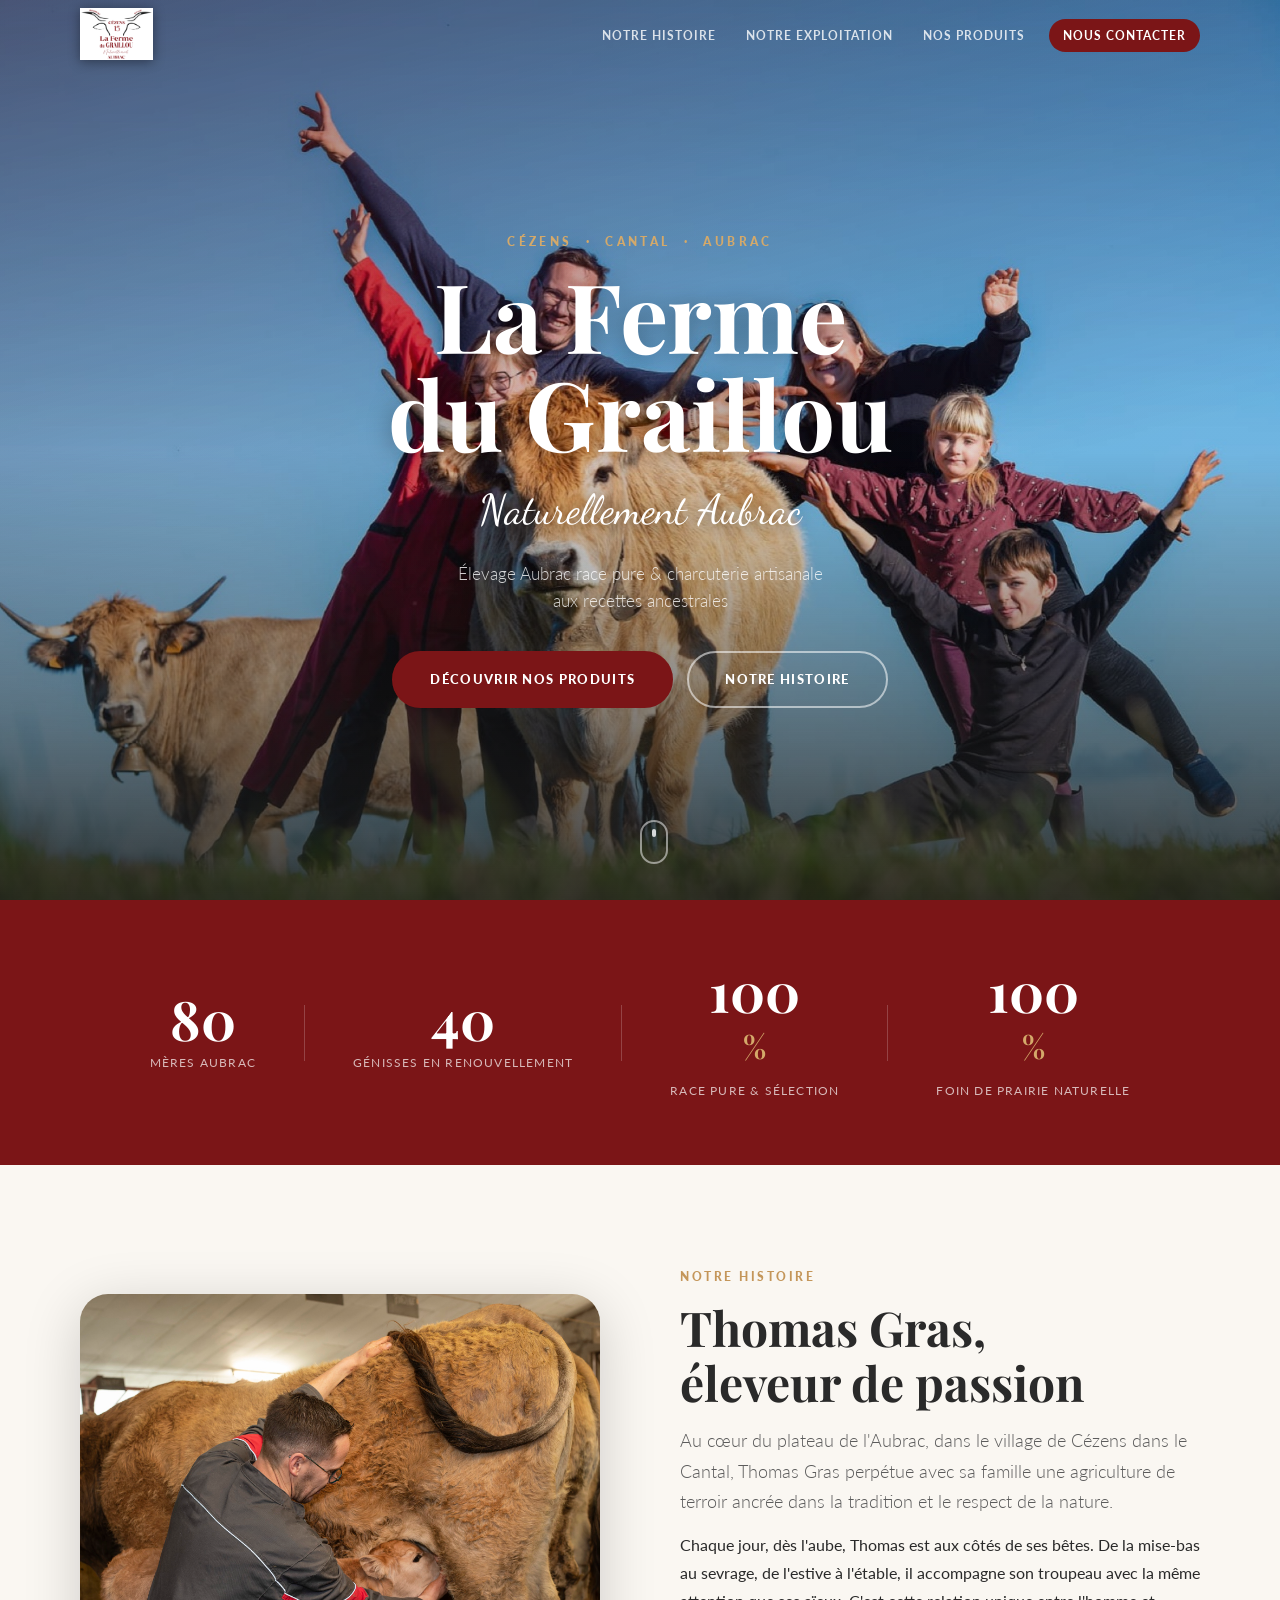
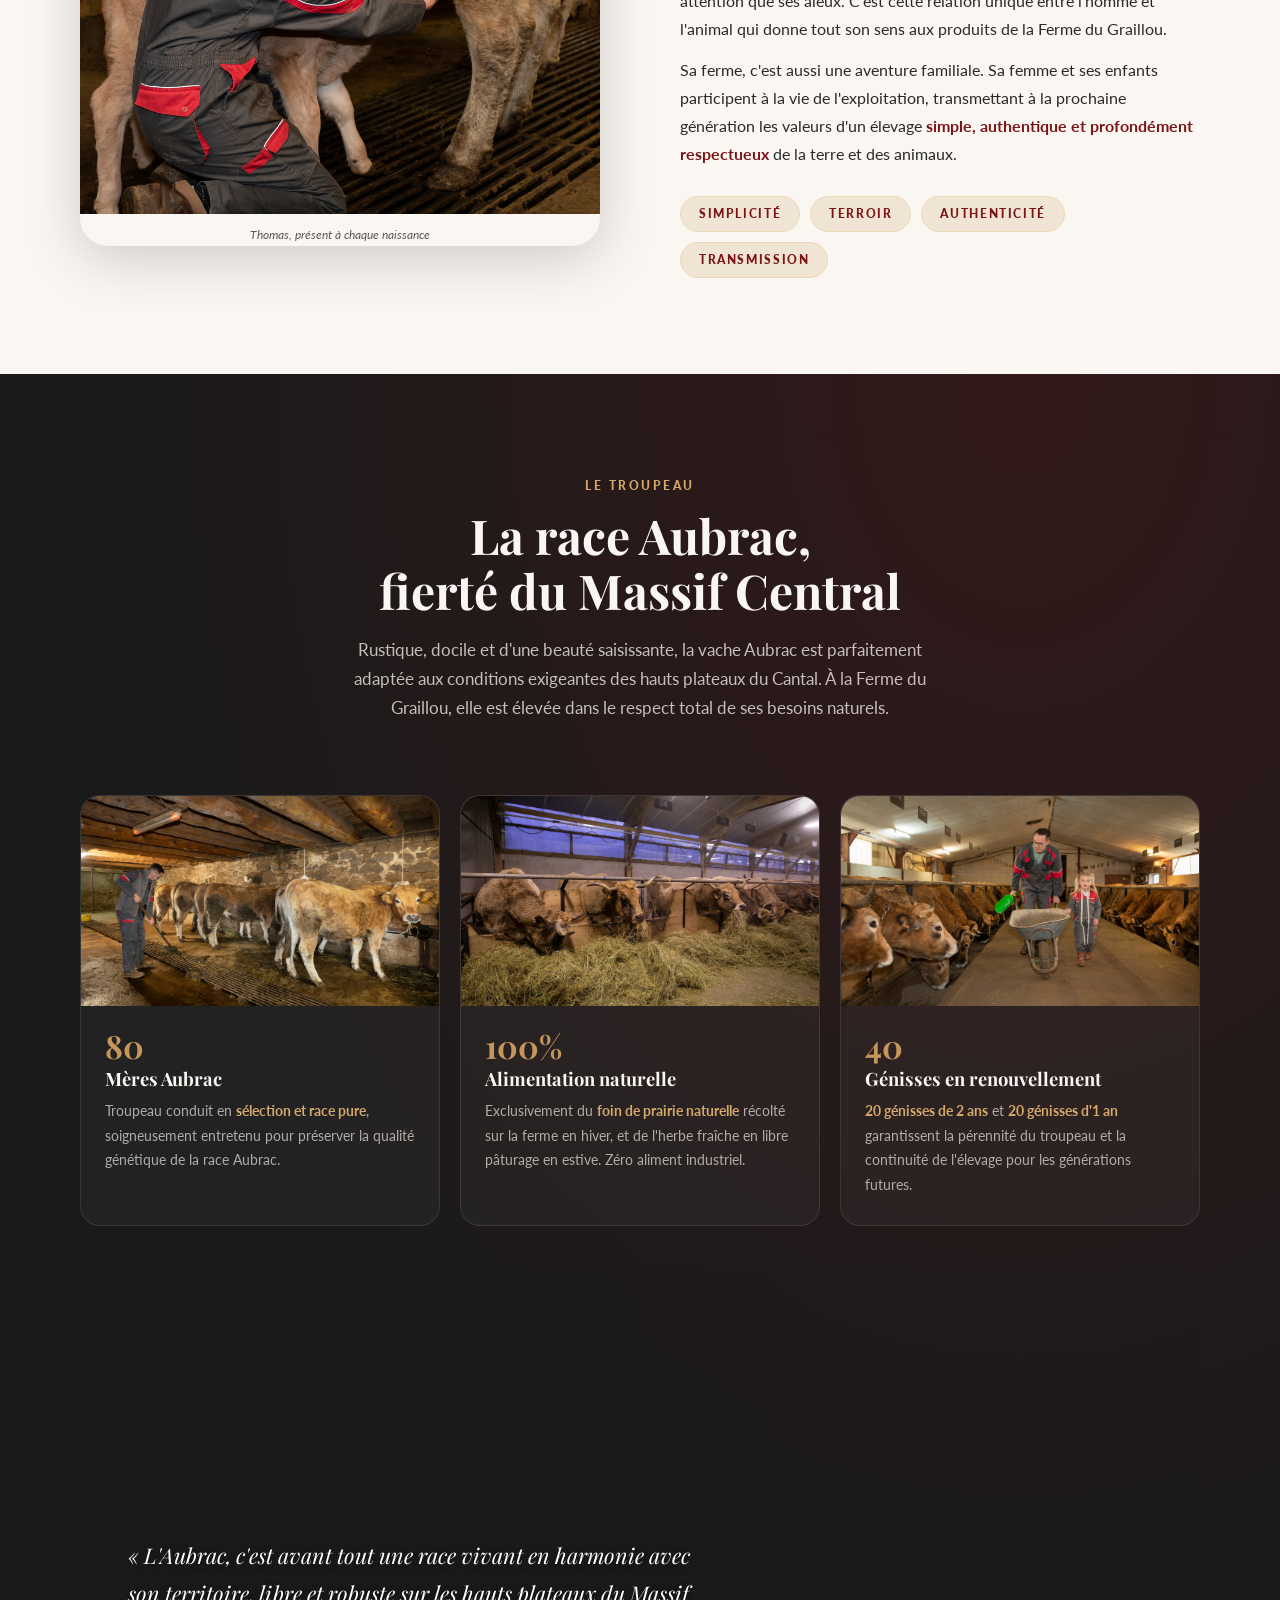
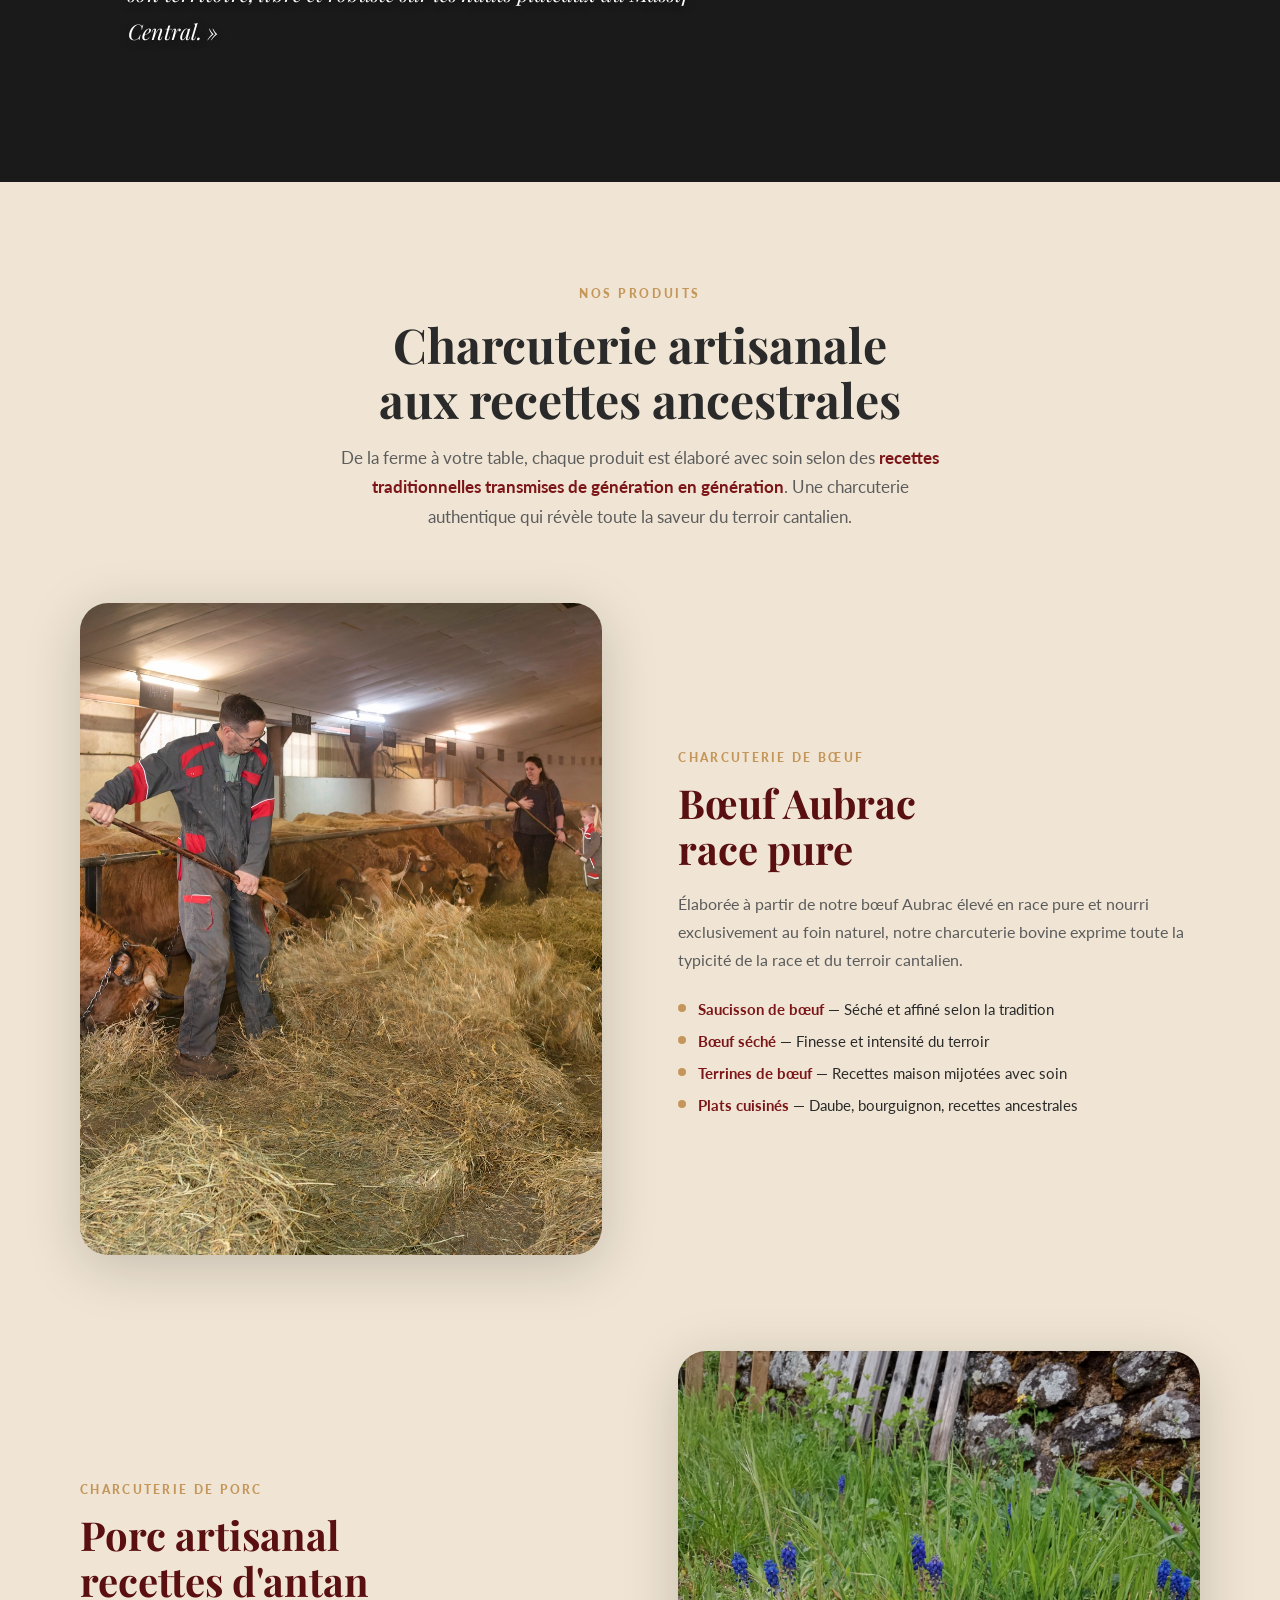
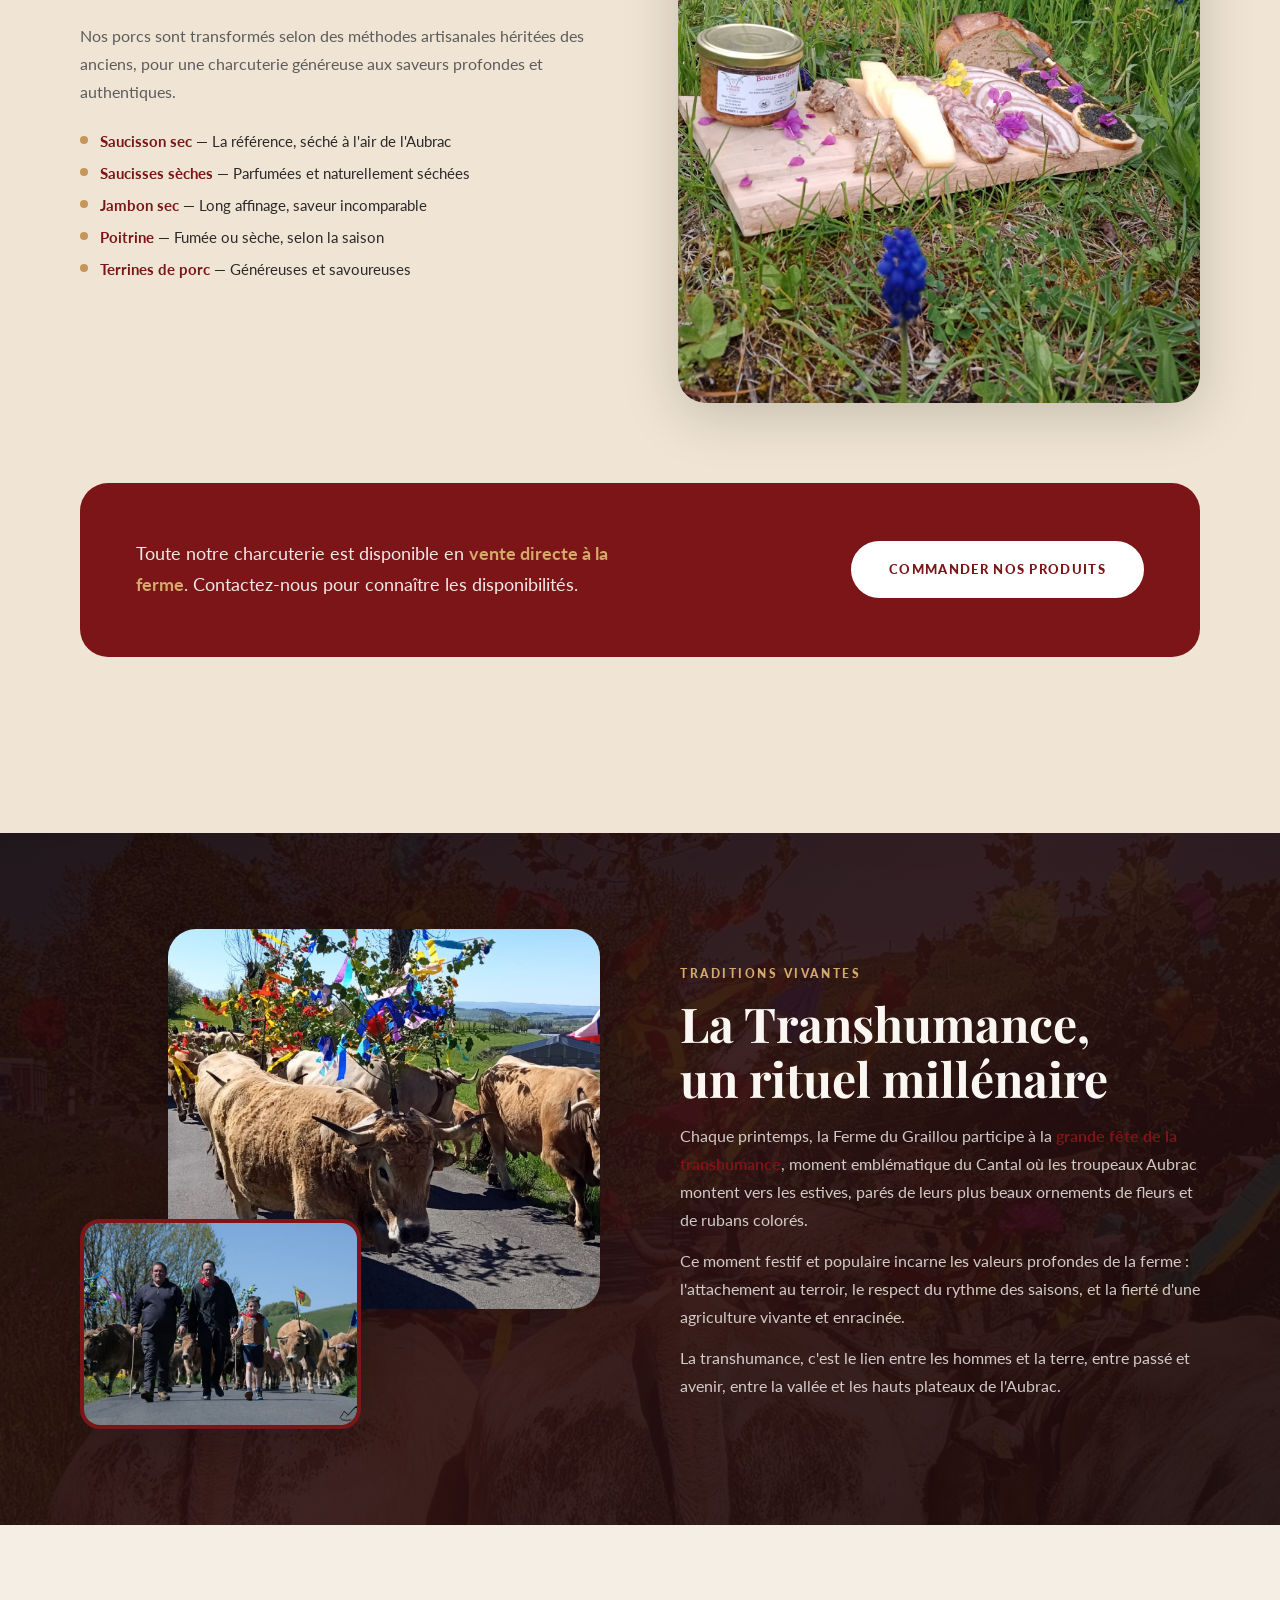
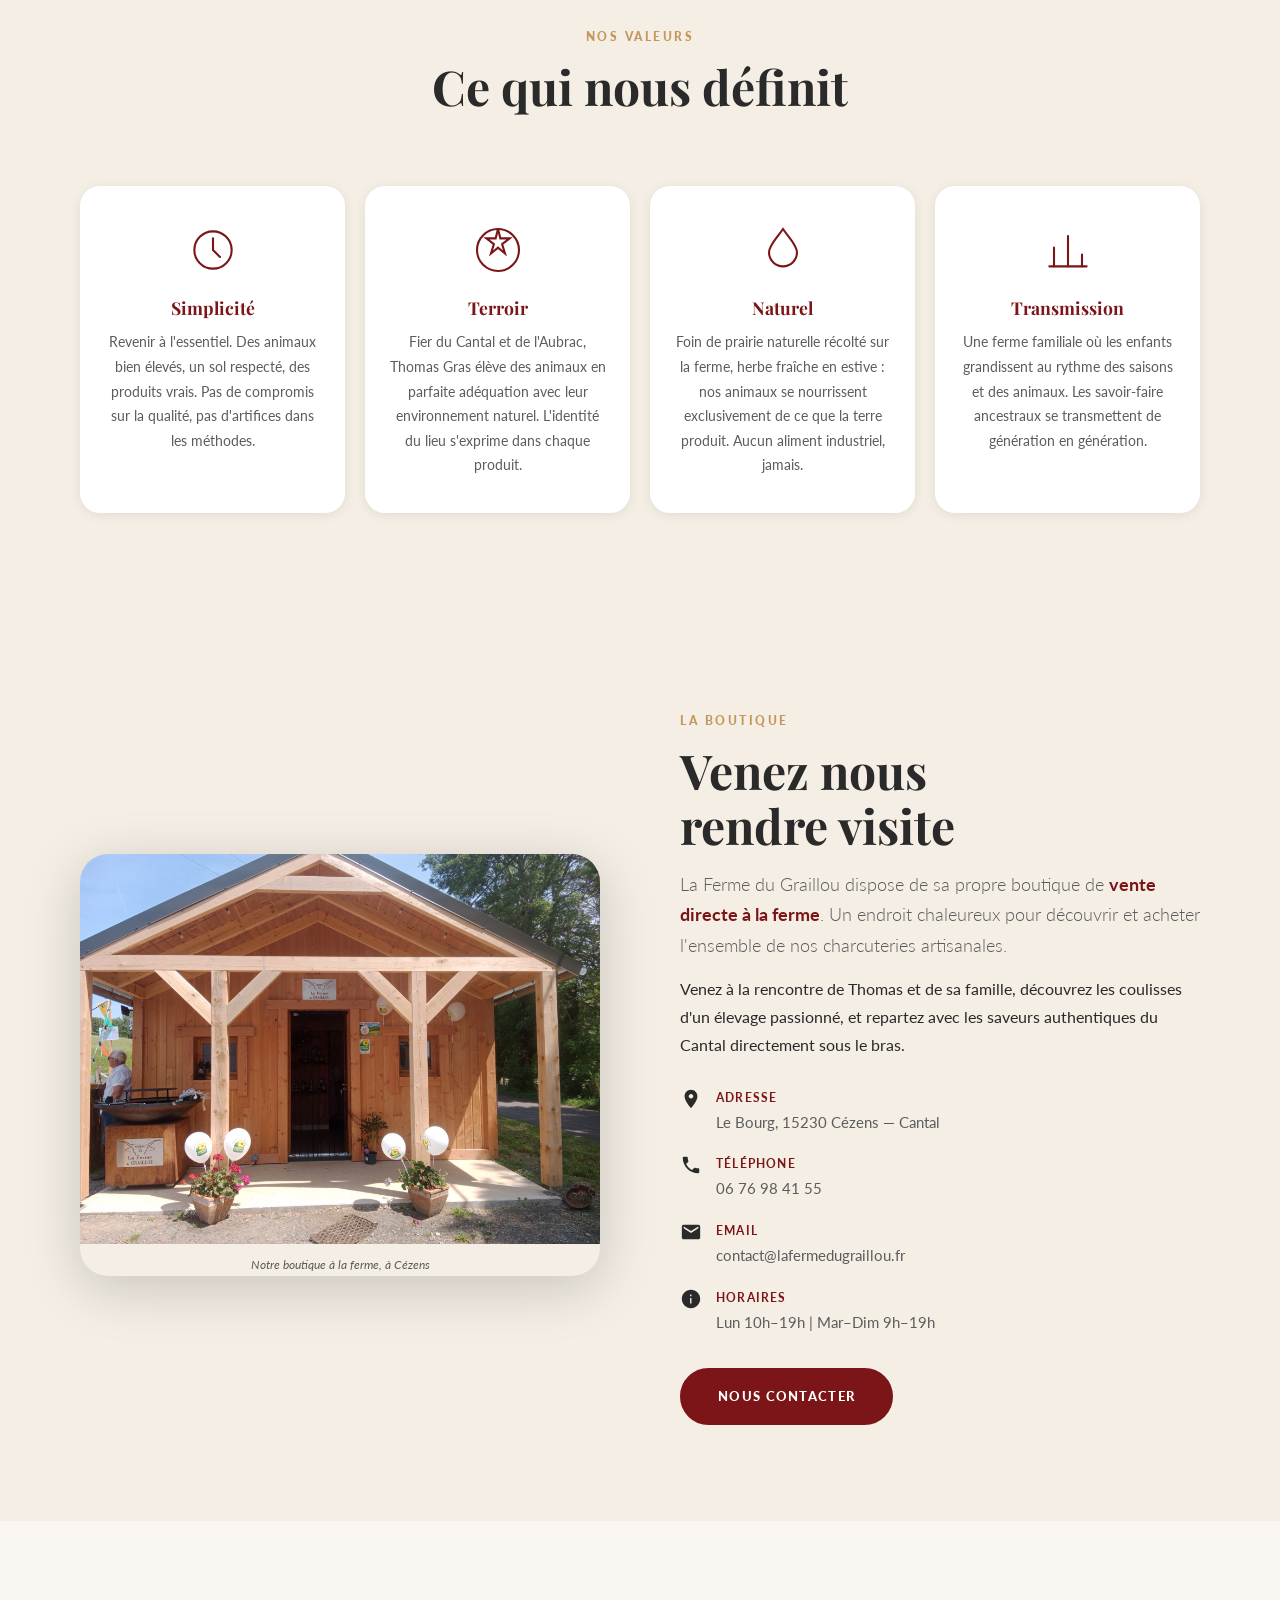
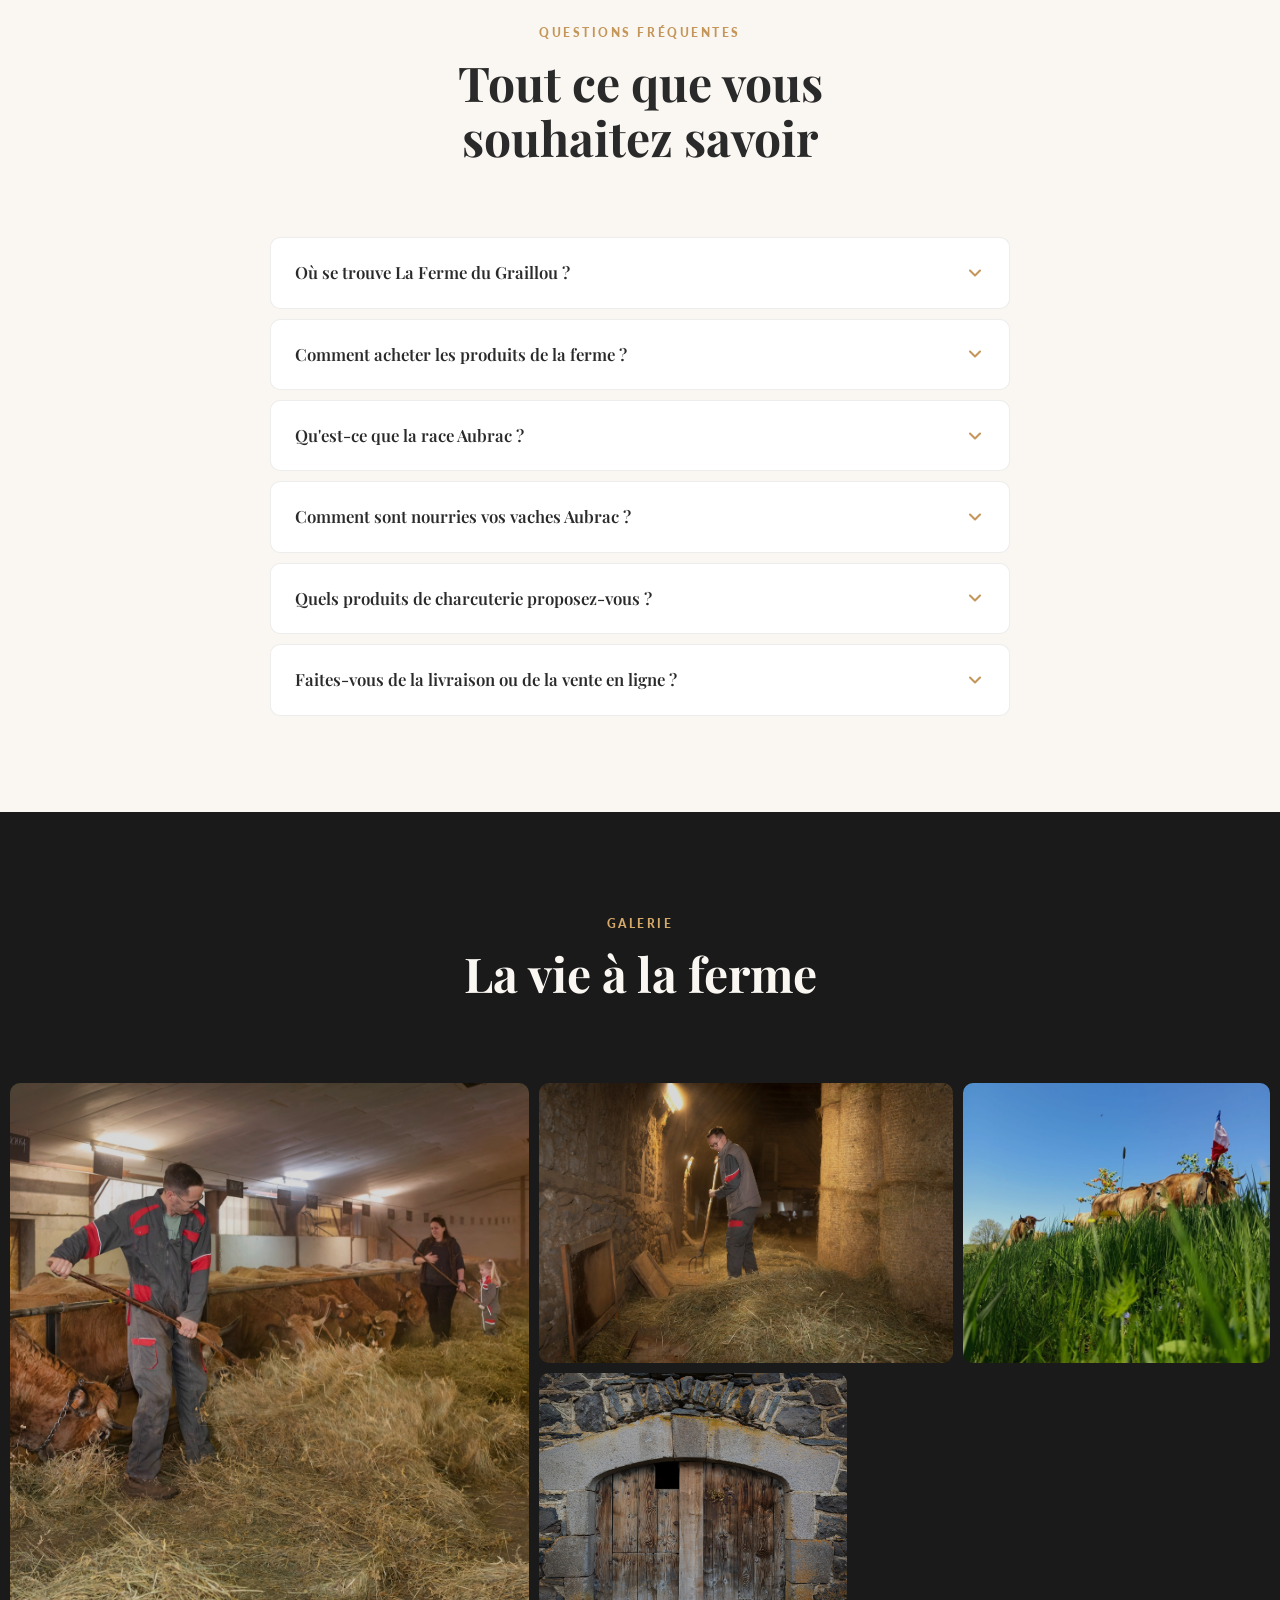
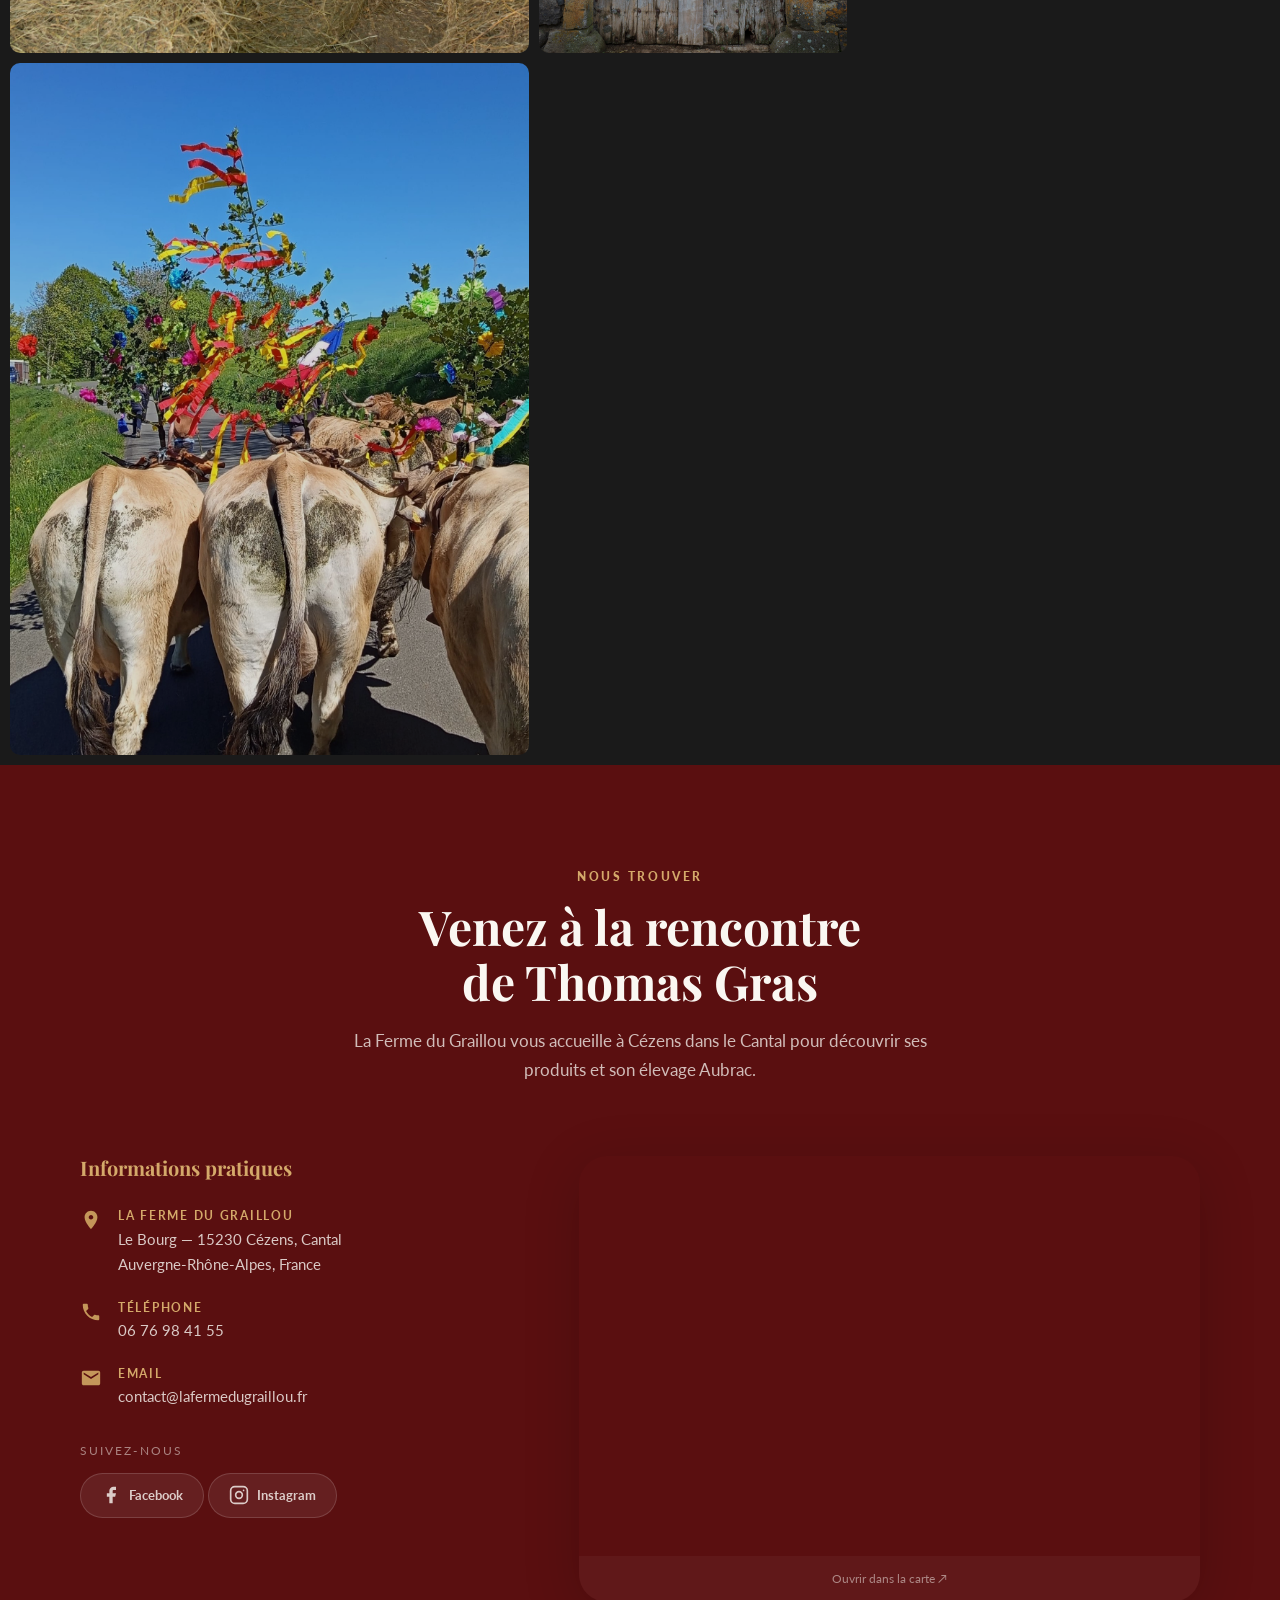
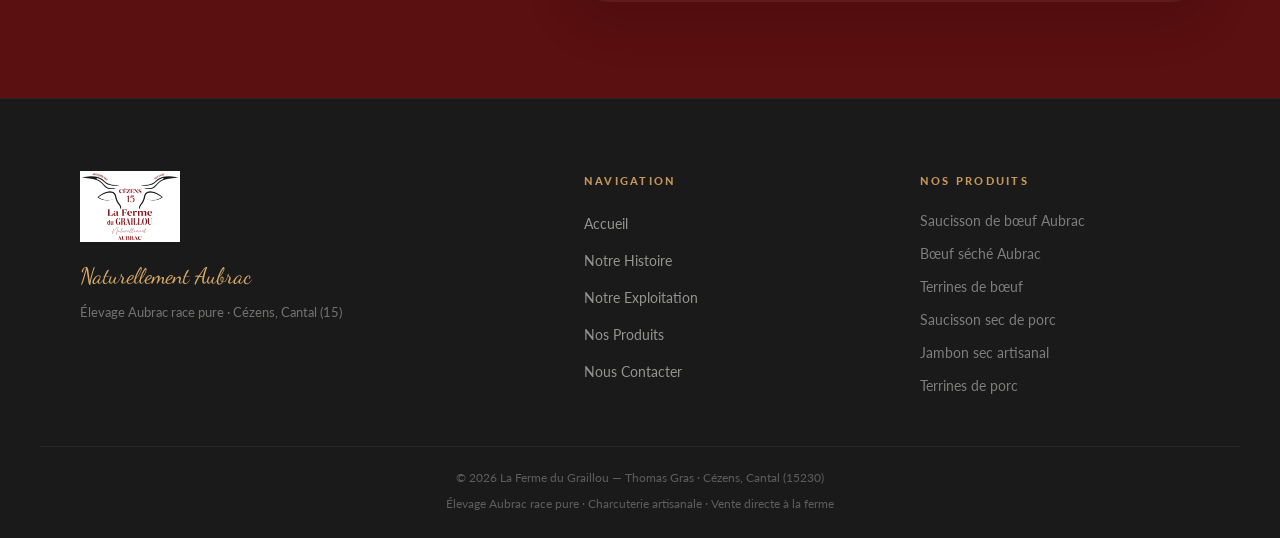
<file: index.html>
<!DOCTYPE html>
<html lang="fr">
<head>
  <meta charset="UTF-8">
  <meta name="viewport" content="width=device-width, initial-scale=1.0">

  <!-- ══════════════════════════════════════════════
       SEO PRIMAIRE
  ══════════════════════════════════════════════ -->
  <title>La Ferme du Graillou | Élevage Aubrac Race Pure & Charcuterie Artisanale – Cézens, Cantal (15)</title>
  <meta name="description" content="Découvrez La Ferme du Graillou à Cézens (Cantal) : élevage Aubrac race pure, 80 mères nourries au foin de prairie naturelle. Charcuterie artisanale de bœuf et porc (saucisson, bœuf séché, jambon sec, terrines) selon des recettes ancestrales. Vente directe à la ferme.">
  <meta name="keywords" content="ferme aubrac, élevage aubrac cantal, charcuterie aubrac artisanale, bœuf séché aubrac, saucisson bœuf aubrac, vente directe ferme Cantal, Cézens 15590, ferme du graillou, Thomas Gras éleveur aubrac, charcuterie terroir auvergne, jambon sec cantal, terrine bœuf aubrac, race aubrac race pure">
  <meta name="author" content="La Ferme du Graillou – Thomas Gras, Cézens, Cantal">
  <meta name="robots" content="index, follow, max-image-preview:large, max-snippet:-1">
  <meta name="geo.region" content="FR-15">
  <meta name="geo.placename" content="Cézens, Cantal">
  <link rel="canonical" href="https://www.lafermedugraillou.fr/">

  <!-- ══════════════════════════════════════════════
       OPEN GRAPH
  ══════════════════════════════════════════════ -->
  <meta property="og:type" content="website">
  <meta property="og:url" content="https://www.lafermedugraillou.fr/">
  <meta property="og:title" content="La Ferme du Graillou | Élevage Aubrac & Charcuterie Artisanale – Cézens (15)">
  <meta property="og:description" content="80 mères Aubrac race pure, nourries au foin de prairie naturelle. Charcuterie artisanale de bœuf et porc aux recettes ancestrales. Vente directe à Cézens dans le Cantal.">
  <meta property="og:image" content="https://www.lafermedugraillou.fr/images/IMG-20260101-WA0011.jpg">
  <meta property="og:image:width" content="1200">
  <meta property="og:image:height" content="630">
  <meta property="og:locale" content="fr_FR">
  <meta property="og:site_name" content="La Ferme du Graillou">

  <!-- ══════════════════════════════════════════════
       TWITTER CARD
  ══════════════════════════════════════════════ -->
  <meta name="twitter:card" content="summary_large_image">
  <meta name="twitter:title" content="La Ferme du Graillou | Élevage Aubrac & Charcuterie Artisanale">
  <meta name="twitter:description" content="Élevage Aubrac race pure et charcuterie artisanale à Cézens, Cantal. Vente directe à la ferme.">
  <meta name="twitter:image" content="https://www.lafermedugraillou.fr/images/IMG-20260101-WA0011.jpg">

  <!-- ══════════════════════════════════════════════
       PERFORMANCE
  ══════════════════════════════════════════════ -->
  <link rel="preconnect" href="https://fonts.googleapis.com">
  <link rel="preconnect" href="https://fonts.gstatic.com" crossorigin>
  <link href="https://fonts.googleapis.com/css2?family=Playfair+Display:ital,wght@0,400;0,600;0,700;1,400;1,600&family=Lato:wght@300;400;700;900&family=Dancing+Script:wght@600;700&display=swap" rel="stylesheet">
  <link rel="preload" as="image" href="images/IMG-20260101-WA0011.jpg">
  <link rel="icon" type="image/png" href="images/LOGO.pdf_20240627_192916_0000.png">

  <!-- CSS -->
  <link rel="stylesheet" href="style.css">

  <!-- ══════════════════════════════════════════════
       SCHEMA.ORG – DONNÉES STRUCTURÉES
  ══════════════════════════════════════════════ -->
  <script type="application/ld+json">
  {
    "@context": "https://schema.org",
    "@graph": [
      {
        "@type": ["LocalBusiness", "FoodEstablishment", "Farm"],
        "@id": "https://www.lafermedugraillou.fr/#business",
        "name": "La Ferme du Graillou",
        "alternateName": ["Ferme du Graillou", "La Ferme du Graillou Cézens"],
        "description": "Élevage Aubrac en race pure et sélection à Cézens dans le Cantal. 80 mères Aubrac nourries exclusivement au foin de prairie naturelle récolté sur la ferme. Charcuterie artisanale de bœuf et de porc élaborée selon des recettes traditionnelles et ancestrales. Vente directe à la ferme.",
        "url": "https://www.lafermedugraillou.fr",
        "logo": "https://www.lafermedugraillou.fr/images/LOGO.pdf_20240627_192916_0000.png",
        "image": ["https://www.lafermedugraillou.fr/images/IMG-20260101-WA0011.jpg","https://www.lafermedugraillou.fr/images/IMG-20260209-WA0002.jpg"],
        "telephone": "+33-6-76-98-41-55",
        "openingHours": ["Mo 10:00-19:00", "Tu-Su 09:00-19:00"],
        "email": "contact@lafermedugraillou.fr",
        "priceRange": "€€",
        "currenciesAccepted": "EUR",
        "paymentAccepted": "Cash, Chèque",
        "address": {
          "@type": "PostalAddress",
          "streetAddress": "Le Bourg",
          "addressLocality": "Cézens",
          "postalCode": "15230",
          "addressRegion": "Cantal",
          "addressCountry": "FR"
        },
        "geo": { "@type": "GeoCoordinates", "latitude": 45.07, "longitude": 2.88 },
        "founder": {
          "@type": "Person",
          "name": "Thomas Gras",
          "jobTitle": "Éleveur – Charcutier artisanal"
        },
        "hasOfferCatalog": {
          "@type": "OfferCatalog",
          "name": "Charcuterie artisanale La Ferme du Graillou",
          "itemListElement": [
            { "@type": "Offer", "itemOffered": { "@type": "Product", "name": "Saucisson de bœuf Aubrac", "description": "Saucisson sec élaboré à partir de bœuf Aubrac race pure élevé à Cézens dans le Cantal" } },
            { "@type": "Offer", "itemOffered": { "@type": "Product", "name": "Bœuf séché Aubrac", "description": "Bœuf séché traditionnel à partir de vaches Aubrac nourries au foin de prairie naturelle" } },
            { "@type": "Offer", "itemOffered": { "@type": "Product", "name": "Terrines de bœuf Aubrac" } },
            { "@type": "Offer", "itemOffered": { "@type": "Product", "name": "Plats cuisinés au bœuf Aubrac" } },
            { "@type": "Offer", "itemOffered": { "@type": "Product", "name": "Saucisson sec de porc" } },
            { "@type": "Offer", "itemOffered": { "@type": "Product", "name": "Saucisses sèches de porc" } },
            { "@type": "Offer", "itemOffered": { "@type": "Product", "name": "Jambon sec artisanal" } },
            { "@type": "Offer", "itemOffered": { "@type": "Product", "name": "Poitrine de porc" } },
            { "@type": "Offer", "itemOffered": { "@type": "Product", "name": "Terrines de porc" } }
          ]
        },
        "sameAs": ["https://www.facebook.com/thomas.gras.92/", "https://www.instagram.com/gras4243/"]
      },
      {
        "@type": "FAQPage",
        "mainEntity": [
          {
            "@type": "Question",
            "name": "Où se trouve La Ferme du Graillou ?",
            "acceptedAnswer": {
              "@type": "Answer",
              "text": "La Ferme du Graillou est située au Bourg, à Cézens (15230) dans le Cantal, au cœur du plateau de l'Aubrac en Auvergne. Elle est accessible depuis Saint-Flour ou Murat."
            }
          },
          {
            "@type": "Question",
            "name": "Comment acheter les produits de la Ferme du Graillou ?",
            "acceptedAnswer": {
              "@type": "Answer",
              "text": "Nos charcuteries sont disponibles en vente directe à la ferme dans notre boutique en bois à Cézens. Contactez-nous par téléphone ou email pour connaître les disponibilités et passer commande."
            }
          },
          {
            "@type": "Question",
            "name": "Qu'est-ce que la race Aubrac ?",
            "acceptedAnswer": {
              "@type": "Answer",
              "text": "L'Aubrac est une race bovine rustique et docile, originaire du plateau du même nom en Aveyron et Cantal. Reconnue pour la qualité exceptionnelle de sa viande persillée, elle est parfaitement adaptée aux conditions climatiques des hauts plateaux. À la Ferme du Graillou, le troupeau est conduit en race pure et sélection."
            }
          },
          {
            "@type": "Question",
            "name": "Comment sont nourries les vaches Aubrac de la ferme ?",
            "acceptedAnswer": {
              "@type": "Answer",
              "text": "Nos 80 vaches Aubrac sont nourries exclusivement au foin de prairie naturelle récolté sur la ferme en hiver, et bénéficient de pâturages naturels en libre accès durant la période estivale. Aucun aliment industriel ni intrant extérieur n'est utilisé."
            }
          },
          {
            "@type": "Question",
            "name": "Quels produits de charcuterie proposez-vous ?",
            "acceptedAnswer": {
              "@type": "Answer",
              "text": "Nous proposons une gamme complète de charcuterie artisanale : en bœuf Aubrac (saucisson, bœuf séché, terrines, plats cuisinés) et en porc (saucisson sec, saucisses sèches, jambon sec, poitrine, terrines). Tous nos produits sont élaborés selon des recettes traditionnelles et ancestrales."
            }
          },
          {
            "@type": "Question",
            "name": "Faites-vous de la livraison ou de la vente en ligne ?",
            "acceptedAnswer": {
              "@type": "Answer",
              "text": "Nos produits sont principalement disponibles en vente directe à la ferme. Pour toute demande de livraison ou de commande à distance, contactez-nous directement par téléphone ou email afin de trouver la solution la plus adaptée."
            }
          }
        ]
      },
      {
        "@type": "WebSite",
        "@id": "https://www.lafermedugraillou.fr/#website",
        "url": "https://www.lafermedugraillou.fr",
        "name": "La Ferme du Graillou",
        "inLanguage": "fr-FR",
        "publisher": { "@id": "https://www.lafermedugraillou.fr/#business" }
      }
    ]
  }
  </script>
</head>

<body>

  <!-- Barre de progression de lecture -->
  <div class="scroll-progress" aria-hidden="true"></div>

  <!-- ══════════════════════════════════════════════
       NAVIGATION
  ══════════════════════════════════════════════ -->
  <header class="site-header" id="site-header">
    <nav class="nav-container" aria-label="Navigation principale">

      <a href="index.html" class="nav-logo" aria-label="La Ferme du Graillou – Retour à l'accueil">
        <img src="images/LOGO.pdf_20240627_192916_0000.png"
             alt="Logo La Ferme du Graillou – Élevage Aubrac Cézens Cantal"
             width="110" height="74">
      </a>

      <button class="nav-toggle" id="nav-toggle"
              aria-expanded="false" aria-controls="nav-menu"
              aria-label="Ouvrir le menu de navigation">
        <span class="burger-line"></span>
        <span class="burger-line"></span>
        <span class="burger-line"></span>
      </button>

      <ul class="nav-menu" id="nav-menu" role="list">
        <li><a href="histoire.html"     class="nav-link">Notre Histoire</a></li>
        <li><a href="exploitation.html" class="nav-link">Notre Exploitation</a></li>
        <li><a href="produits.html"     class="nav-link">Nos Produits</a></li>
        <li><a href="contact.html"      class="nav-link nav-cta">Nous Contacter</a></li>
      </ul>

    </nav>
  </header>

  <main id="main">

    <!-- ══════════════════════════════════════════════
         HERO
    ══════════════════════════════════════════════ -->
    <section id="accueil" class="hero" aria-label="La Ferme du Graillou – Élevage Aubrac et charcuterie artisanale à Cézens">

      <div class="hero-media" aria-hidden="true">
        <img src="images/IMG-20260101-WA0011.jpg"
             alt="Thomas Gras et sa famille avec leurs vaches Aubrac dans les prairies de Cézens, Cantal"
             class="hero-img"
             fetchpriority="high"
             decoding="async">
      </div>
      <div class="hero-overlay" aria-hidden="true"></div>

      <div class="hero-content">
        <p  class="hero-eyebrow hero-anim" style="--i:0">Cézens &nbsp;·&nbsp; Cantal &nbsp;·&nbsp; Aubrac</p>
        <h1 class="hero-title  hero-anim" style="--i:1">La Ferme<br>du Graillou</h1>
        <p  class="hero-script hero-anim"  style="--i:2">Naturellement Aubrac</p>
        <p  class="hero-sub    hero-anim"  style="--i:3">
          Élevage Aubrac race pure &amp; charcuterie artisanale<br class="d-none-sm">
          aux recettes ancestrales
        </p>
        <div class="hero-actions hero-anim" style="--i:4">
          <a href="#produits" class="btn btn-primary">Découvrir nos produits</a>
          <a href="#histoire" class="btn btn-ghost">Notre histoire</a>
        </div>
      </div>

      <a href="#histoire" class="hero-scroll-cue" aria-label="Défiler vers la suite">
        <span class="scroll-mouse" aria-hidden="true"><span></span></span>
      </a>

    </section>

    <!-- ══════════════════════════════════════════════
         BANDE DE CHIFFRES CLÉS
    ══════════════════════════════════════════════ -->
    <section class="stats-band" aria-label="Chiffres clés de l'élevage Aubrac">
      <div class="stats-inner">
        <div class="stat-item" data-animate="fade-up">
          <span class="stat-num" data-count="80">0</span>
          <span class="stat-suffix"></span>
          <span class="stat-label">Mères Aubrac</span>
        </div>
        <div class="stat-sep" aria-hidden="true"></div>
        <div class="stat-item" data-animate="fade-up" style="--anim-delay:80ms">
          <span class="stat-num" data-count="40">0</span>
          <span class="stat-suffix"></span>
          <span class="stat-label">Génisses en renouvellement</span>
        </div>
        <div class="stat-sep" aria-hidden="true"></div>
        <div class="stat-item" data-animate="fade-up" style="--anim-delay:160ms">
          <span class="stat-num" data-count="100">0</span>
          <span class="stat-suffix">%</span>
          <span class="stat-label">Race pure &amp; sélection</span>
        </div>
        <div class="stat-sep" aria-hidden="true"></div>
        <div class="stat-item" data-animate="fade-up" style="--anim-delay:240ms">
          <span class="stat-num" data-count="100">0</span>
          <span class="stat-suffix">%</span>
          <span class="stat-label">Foin de prairie naturelle</span>
        </div>
      </div>
    </section>

    <!-- ══════════════════════════════════════════════
         NOTRE HISTOIRE
    ══════════════════════════════════════════════ -->
    <section id="histoire" class="section section-histoire" aria-labelledby="h-histoire">
      <div class="container">

        <div class="split-layout">

          <div class="split-image" data-animate="fade-right">
            <figure class="img-frame">
              <img src="images/G23_9295-CR2_DxO_DeepPRIME.jpg"
                   alt="Thomas Gras aide un veau nouveau-né à téter sa mère Aubrac dans l'étable de la Ferme du Graillou à Cézens"
                   loading="lazy" decoding="async">
              <figcaption>Thomas, présent à chaque naissance</figcaption>
            </figure>
          </div>

          <div class="split-text">
            <span class="eyebrow" data-animate="fade-up">Notre Histoire</span>
            <h2 id="h-histoire" class="section-title" data-animate="fade-up" style="--anim-delay:80ms">
              Thomas Gras,<br>éleveur de passion
            </h2>
            <p data-animate="fade-up" style="--anim-delay:160ms" class="lead-text">
              Au cœur du plateau de l'Aubrac, dans le village de Cézens dans le Cantal, Thomas Gras perpétue avec sa famille une agriculture de terroir ancrée dans la tradition et le respect de la nature.
            </p>
            <p data-animate="fade-up" style="--anim-delay:200ms">
              Chaque jour, dès l'aube, Thomas est aux côtés de ses bêtes. De la mise-bas au sevrage, de l'estive à l'étable, il accompagne son troupeau avec la même attention que ses aïeux. C'est cette relation unique entre l'homme et l'animal qui donne tout son sens aux produits de la Ferme du Graillou.
            </p>
            <p data-animate="fade-up" style="--anim-delay:240ms">
              Sa ferme, c'est aussi une aventure familiale. Sa femme et ses enfants participent à la vie de l'exploitation, transmettant à la prochaine génération les valeurs d'un élevage <strong>simple, authentique et profondément respectueux</strong> de la terre et des animaux.
            </p>

            <div class="tag-row" data-animate="fade-up" style="--anim-delay:300ms">
              <span class="tag">Simplicité</span>
              <span class="tag">Terroir</span>
              <span class="tag">Authenticité</span>
              <span class="tag">Transmission</span>
            </div>
          </div>

        </div>
      </div>
    </section>

    <!-- ══════════════════════════════════════════════
         LE TROUPEAU AUBRAC
    ══════════════════════════════════════════════ -->
    <section id="troupeau" class="section section-troupeau" aria-labelledby="h-troupeau">
      <div class="container">

        <div class="section-header-centered">
          <span class="eyebrow eyebrow--light" data-animate="fade-up">Le Troupeau</span>
          <h2 id="h-troupeau" class="section-title section-title--light" data-animate="fade-up" style="--anim-delay:80ms">
            La race Aubrac,<br>fierté du Massif Central
          </h2>
          <p class="intro-text intro-text--light" data-animate="fade-up" style="--anim-delay:160ms">
            Rustique, docile et d'une beauté saisissante, la vache Aubrac est parfaitement adaptée aux conditions exigeantes des hauts plateaux du Cantal. À la Ferme du Graillou, elle est élevée dans le respect total de ses besoins naturels.
          </p>
        </div>

        <div class="features-grid">

          <article class="feature-card" data-animate="fade-up">
            <div class="feature-card-img">
              <img src="images/G23_9182-CR2_DxO_DeepPRIME.jpg"
                   alt="Thomas Gras avec ses vaches Aubrac dans l'étable traditionnelle en pierre de la Ferme du Graillou, Cézens, Cantal"
                   loading="lazy" decoding="async">
            </div>
            <div class="feature-card-body">
              <span class="feature-num">80</span>
              <h3>Mères Aubrac</h3>
              <p>Troupeau conduit en <strong>sélection et race pure</strong>, soigneusement entretenu pour préserver la qualité génétique de la race Aubrac.</p>
            </div>
          </article>

          <article class="feature-card" data-animate="fade-up" style="--anim-delay:100ms">
            <div class="feature-card-img">
              <img src="images/G23_9402-CR2_DxO_DeepPRIME.jpg"
                   alt="Vaches Aubrac mangeant du foin de prairie naturelle dans l'étable de la Ferme du Graillou à Cézens"
                   loading="lazy" decoding="async">
            </div>
            <div class="feature-card-body">
              <span class="feature-num">100%</span>
              <h3>Alimentation naturelle</h3>
              <p>Exclusivement du <strong>foin de prairie naturelle</strong> récolté sur la ferme en hiver, et de l'herbe fraîche en libre pâturage en estive. Zéro aliment industriel.</p>
            </div>
          </article>

          <article class="feature-card" data-animate="fade-up" style="--anim-delay:200ms">
            <div class="feature-card-img">
              <img src="images/G23_9233-CR2_DxO_DeepPRIME.jpg"
                   alt="Thomas Gras et sa famille distribuent le fourrage aux vaches Aubrac dans l'étable de la Ferme du Graillou"
                   loading="lazy" decoding="async">
            </div>
            <div class="feature-card-body">
              <span class="feature-num">40</span>
              <h3>Génisses en renouvellement</h3>
              <p><strong>20 génisses de 2 ans</strong> et <strong>20 génisses d'1 an</strong> garantissent la pérennité du troupeau et la continuité de l'élevage pour les générations futures.</p>
            </div>
          </article>

        </div>

        <!-- Panorama -->
        <div class="pano-banner" data-animate="fade-up" style="--anim-delay:100ms">
          <img src="images/IMG-20260209-WA0002.jpg"
               alt="Vache Aubrac sur les rochers du plateau du Cantal avec vue panoramique sur les vallées verdoyantes d'Auvergne"
               loading="lazy" decoding="async" class="pano-img">
          <div class="pano-overlay" aria-hidden="true"></div>
          <blockquote class="pano-quote">
            <p>« L'Aubrac, c'est avant tout une race vivant en harmonie avec son territoire, libre et robuste sur les hauts plateaux du Massif Central. »</p>
          </blockquote>
        </div>

      </div>
    </section>

    <!-- ══════════════════════════════════════════════
         NOS PRODUITS
    ══════════════════════════════════════════════ -->
    <section id="produits" class="section section-produits" aria-labelledby="h-produits">
      <div class="container">

        <div class="section-header-centered">
          <span class="eyebrow" data-animate="fade-up">Nos Produits</span>
          <h2 id="h-produits" class="section-title" data-animate="fade-up" style="--anim-delay:80ms">
            Charcuterie artisanale<br>aux recettes ancestrales
          </h2>
          <p class="intro-text" data-animate="fade-up" style="--anim-delay:160ms">
            De la ferme à votre table, chaque produit est élaboré avec soin selon des <strong>recettes traditionnelles transmises de génération en génération</strong>. Une charcuterie authentique qui révèle toute la saveur du terroir cantalien.
          </p>
        </div>

        <!-- Produit 1 : Bœuf Aubrac -->
        <article class="produit-bloc" itemscope itemtype="https://schema.org/Product">
          <div class="produit-img" data-animate="fade-right">
            <figure class="img-frame img-frame--tall">
              <img src="images/G23_9355-CR2_DxO_DeepPRIME_1.jpg"
                   alt="La famille Gras distribue le foin aux vaches Aubrac dans l'étable de la Ferme du Graillou, élevage race pure à Cézens"
                   loading="lazy" decoding="async">
            </figure>
          </div>
          <div class="produit-content" data-animate="fade-left">
            <span class="produit-category">Charcuterie de bœuf</span>
            <h3 class="produit-title" itemprop="name">Bœuf Aubrac<br>race pure</h3>
            <p itemprop="description">
              Élaborée à partir de notre bœuf Aubrac élevé en race pure et nourri exclusivement au foin naturel, notre charcuterie bovine exprime toute la typicité de la race et du terroir cantalien.
            </p>
            <ul class="produit-list" role="list">
              <li><span class="pl-dot" aria-hidden="true"></span><span><strong>Saucisson de bœuf</strong> — Séché et affiné selon la tradition</span></li>
              <li><span class="pl-dot" aria-hidden="true"></span><span><strong>Bœuf séché</strong> — Finesse et intensité du terroir</span></li>
              <li><span class="pl-dot" aria-hidden="true"></span><span><strong>Terrines de bœuf</strong> — Recettes maison mijotées avec soin</span></li>
              <li><span class="pl-dot" aria-hidden="true"></span><span><strong>Plats cuisinés</strong> — Daube, bourguignon, recettes ancestrales</span></li>
            </ul>
          </div>
        </article>

        <!-- Produit 2 : Porc -->
        <article class="produit-bloc produit-bloc--reverse" itemscope itemtype="https://schema.org/Product">
          <div class="produit-img" data-animate="fade-left">
            <figure class="img-frame img-frame--tall">
              <img src="images/IMG_20230508_192438.jpg"
                   alt="Planche de charcuteries artisanales de la Ferme du Graillou : saucisson, terrines et accompagnements sur fond naturel"
                   loading="lazy" decoding="async">
            </figure>
          </div>
          <div class="produit-content" data-animate="fade-right">
            <span class="produit-category">Charcuterie de porc</span>
            <h3 class="produit-title" itemprop="name">Porc artisanal<br>recettes d'antan</h3>
            <p itemprop="description">
              Nos porcs sont transformés selon des méthodes artisanales héritées des anciens, pour une charcuterie généreuse aux saveurs profondes et authentiques.
            </p>
            <ul class="produit-list" role="list">
              <li><span class="pl-dot" aria-hidden="true"></span><span><strong>Saucisson sec</strong> — La référence, séché à l'air de l'Aubrac</span></li>
              <li><span class="pl-dot" aria-hidden="true"></span><span><strong>Saucisses sèches</strong> — Parfumées et naturellement séchées</span></li>
              <li><span class="pl-dot" aria-hidden="true"></span><span><strong>Jambon sec</strong> — Long affinage, saveur incomparable</span></li>
              <li><span class="pl-dot" aria-hidden="true"></span><span><strong>Poitrine</strong> — Fumée ou sèche, selon la saison</span></li>
              <li><span class="pl-dot" aria-hidden="true"></span><span><strong>Terrines de porc</strong> — Généreuses et savoureuses</span></li>
            </ul>
          </div>
        </article>

        <div class="produits-cta-banner" data-animate="fade-up">
          <p>Toute notre charcuterie est disponible en <strong>vente directe à la ferme</strong>. Contactez-nous pour connaître les disponibilités.</p>
          <a href="#contact" class="btn btn-primary">Commander nos produits</a>
        </div>

      </div>
    </section>

    <!-- ══════════════════════════════════════════════
         LA TRANSHUMANCE
    ══════════════════════════════════════════════ -->
    <section id="transhumance" class="section section-transhumance" aria-labelledby="h-transhumance">
      <div class="container">
        <div class="split-layout split-layout--dark">

          <div class="split-text">
            <span class="eyebrow eyebrow--light" data-animate="fade-up">Traditions vivantes</span>
            <h2 id="h-transhumance" class="section-title section-title--light" data-animate="fade-up" style="--anim-delay:80ms">
              La Transhumance,<br>un rituel millénaire
            </h2>
            <p data-animate="fade-up" style="--anim-delay:160ms">
              Chaque printemps, la Ferme du Graillou participe à la <strong>grande fête de la transhumance</strong>, moment emblématique du Cantal où les troupeaux Aubrac montent vers les estives, parés de leurs plus beaux ornements de fleurs et de rubans colorés.
            </p>
            <p data-animate="fade-up" style="--anim-delay:220ms">
              Ce moment festif et populaire incarne les valeurs profondes de la ferme : l'attachement au terroir, le respect du rythme des saisons, et la fierté d'une agriculture vivante et enracinée.
            </p>
            <p data-animate="fade-up" style="--anim-delay:280ms">
              La transhumance, c'est le lien entre les hommes et la terre, entre passé et avenir, entre la vallée et les hauts plateaux de l'Aubrac.
            </p>
          </div>

          <div class="img-duo" data-animate="fade-left" style="--anim-delay:100ms">
            <figure class="img-duo-main">
              <img src="images/IMG-20250520-WA0037.jpg"
                   alt="Troupeau Aubrac de la Ferme du Graillou lors de la transhumance à Cézens, vaches parées de fleurs et rubans colorés"
                   loading="lazy" decoding="async">
            </figure>
            <figure class="img-duo-sec">
              <img src="images/FB_IMG_1747545417967.jpg"
                   alt="Thomas Gras conduit son troupeau Aubrac lors de la transhumance dans le Cantal avec son fils"
                   loading="lazy" decoding="async">
            </figure>
          </div>

        </div>
      </div>
    </section>

    <!-- ══════════════════════════════════════════════
         NOS VALEURS
    ══════════════════════════════════════════════ -->
    <section class="section section-valeurs" aria-labelledby="h-valeurs">
      <div class="container">

        <div class="section-header-centered">
          <span class="eyebrow" data-animate="fade-up">Nos Valeurs</span>
          <h2 id="h-valeurs" class="section-title" data-animate="fade-up" style="--anim-delay:80ms">Ce qui nous définit</h2>
        </div>

        <div class="valeurs-grid">

          <div class="valeur-card" data-animate="fade-up">
            <div class="valeur-icon" aria-hidden="true">
              <svg viewBox="0 0 48 48" fill="none" stroke="currentColor" stroke-width="1.8" stroke-linecap="round"><path d="M24 8c-8.8 0-16 7.2-16 16s7.2 16 16 16 16-7.2 16-16S32.8 8 24 8z"/><path d="M24 14v10l6 6"/></svg>
            </div>
            <h3>Simplicité</h3>
            <p>Revenir à l'essentiel. Des animaux bien élevés, un sol respecté, des produits vrais. Pas de compromis sur la qualité, pas d'artifices dans les méthodes.</p>
          </div>

          <div class="valeur-card" data-animate="fade-up" style="--anim-delay:80ms">
            <div class="valeur-icon" aria-hidden="true">
              <svg viewBox="0 0 48 48" fill="none" stroke="currentColor" stroke-width="1.8" stroke-linecap="round"><path d="M24 6l2 8h8l-6.5 5 2.5 8L24 22l-6 5 2.5-8L14 14h8z"/><circle cx="24" cy="24" r="18"/></svg>
            </div>
            <h3>Terroir</h3>
            <p>Fier du Cantal et de l'Aubrac, Thomas Gras élève des animaux en parfaite adéquation avec leur environnement naturel. L'identité du lieu s'exprime dans chaque produit.</p>
          </div>

          <div class="valeur-card" data-animate="fade-up" style="--anim-delay:160ms">
            <div class="valeur-icon" aria-hidden="true">
              <svg viewBox="0 0 48 48" fill="none" stroke="currentColor" stroke-width="1.8" stroke-linecap="round"><path d="M24 6c-5.5 8-12 14-12 20a12 12 0 0 0 24 0c0-6-6.5-12-12-20z"/></svg>
            </div>
            <h3>Naturel</h3>
            <p>Foin de prairie naturelle récolté sur la ferme, herbe fraîche en estive : nos animaux se nourrissent exclusivement de ce que la terre produit. Aucun aliment industriel, jamais.</p>
          </div>

          <div class="valeur-card" data-animate="fade-up" style="--anim-delay:240ms">
            <div class="valeur-icon" aria-hidden="true">
              <svg viewBox="0 0 48 48" fill="none" stroke="currentColor" stroke-width="1.8" stroke-linecap="round"><path d="M12 38V22M24 38V12M36 38V28"/><path d="M8 38h32"/></svg>
            </div>
            <h3>Transmission</h3>
            <p>Une ferme familiale où les enfants grandissent au rythme des saisons et des animaux. Les savoir-faire ancestraux se transmettent de génération en génération.</p>
          </div>

        </div>
      </div>
    </section>

    <!-- ══════════════════════════════════════════════
         LA BOUTIQUE
    ══════════════════════════════════════════════ -->
    <section id="boutique" class="section section-boutique" aria-labelledby="h-boutique">
      <div class="container">
        <div class="split-layout">

          <div class="split-image" data-animate="fade-right">
            <figure class="img-frame">
              <img src="images/IMG_20230617_123028.jpg"
                   alt="Boutique de vente directe de la Ferme du Graillou à Cézens, Cantal – chalet en bois avec enseigne et fleurs"
                   loading="lazy" decoding="async">
              <figcaption>Notre boutique à la ferme, à Cézens</figcaption>
            </figure>
          </div>

          <div class="split-text">
            <span class="eyebrow" data-animate="fade-up">La Boutique</span>
            <h2 id="h-boutique" class="section-title" data-animate="fade-up" style="--anim-delay:80ms">Venez nous<br>rendre visite</h2>
            <p class="lead-text" data-animate="fade-up" style="--anim-delay:160ms">
              La Ferme du Graillou dispose de sa propre boutique de <strong>vente directe à la ferme</strong>. Un endroit chaleureux pour découvrir et acheter l'ensemble de nos charcuteries artisanales.
            </p>
            <p data-animate="fade-up" style="--anim-delay:200ms">
              Venez à la rencontre de Thomas et de sa famille, découvrez les coulisses d'un élevage passionné, et repartez avec les saveurs authentiques du Cantal directement sous le bras.
            </p>

            <address class="boutique-infos" data-animate="fade-up" style="--anim-delay:240ms">
              <div class="boutique-row">
                <svg class="boutique-icon" viewBox="0 0 24 24" aria-hidden="true"><path d="M12 2C8.13 2 5 5.13 5 9c0 5.25 7 13 7 13s7-7.75 7-13c0-3.87-3.13-7-7-7zm0 9.5c-1.38 0-2.5-1.12-2.5-2.5s1.12-2.5 2.5-2.5 2.5 1.12 2.5 2.5-1.12 2.5-2.5 2.5z" fill="currentColor"/></svg>
                <div><strong>Adresse</strong><span>Le Bourg, 15230 Cézens — Cantal</span></div>
              </div>
              <div class="boutique-row">
                <svg class="boutique-icon" viewBox="0 0 24 24" aria-hidden="true"><path d="M6.6 10.8c1.4 2.8 3.8 5.1 6.6 6.6l2.2-2.2c.3-.3.7-.4 1-.2 1.1.4 2.3.6 3.6.6.6 0 1 .4 1 1V20c0 .6-.4 1-1 1-9.4 0-17-7.6-17-17 0-.6.4-1 1-1h3.5c.6 0 1 .4 1 1 0 1.3.2 2.5.6 3.6.1.3 0 .7-.2 1L6.6 10.8z" fill="currentColor"/></svg>
                <div><strong>Téléphone</strong><a href="tel:+33676984155">06 76 98 41 55</a></div>
              </div>
              <div class="boutique-row">
                <svg class="boutique-icon" viewBox="0 0 24 24" aria-hidden="true"><path d="M20 4H4c-1.1 0-2 .9-2 2v12c0 1.1.9 2 2 2h16c1.1 0 2-.9 2-2V6c0-1.1-.9-2-2-2zm0 4l-8 5-8-5V6l8 5 8-5v2z" fill="currentColor"/></svg>
                <div><strong>Email</strong><a href="mailto:contact@lafermedugraillou.fr">contact@lafermedugraillou.fr</a></div>
              </div>
              <div class="boutique-row">
                <svg class="boutique-icon" viewBox="0 0 24 24" aria-hidden="true"><path d="M12 2C6.48 2 2 6.48 2 12s4.48 10 10 10 10-4.48 10-10S17.52 2 12 2zm.5 15H11v-6h1.5V17zm0-8H11V7h1.5v2z" fill="currentColor"/></svg>
                <div><strong>Horaires</strong><span>Lun&nbsp;10h–19h&nbsp;|&nbsp;Mar–Dim&nbsp;9h–19h</span></div>
              </div>
            </address>

            <div data-animate="fade-up" style="--anim-delay:300ms">
              <a href="#contact" class="btn btn-primary">Nous contacter</a>
            </div>
          </div>

        </div>
      </div>
    </section>

    <!-- ══════════════════════════════════════════════
         FAQ – SEO
    ══════════════════════════════════════════════ -->
    <section class="section section-faq" aria-labelledby="h-faq">
      <div class="container container--narrow">

        <div class="section-header-centered">
          <span class="eyebrow" data-animate="fade-up">Questions fréquentes</span>
          <h2 id="h-faq" class="section-title" data-animate="fade-up" style="--anim-delay:80ms">Tout ce que vous<br>souhaitez savoir</h2>
        </div>

        <div class="faq-list" data-animate="fade-up" style="--anim-delay:160ms">

          <details class="faq-item">
            <summary class="faq-q">
              Où se trouve La Ferme du Graillou ?
              <svg class="faq-chevron" viewBox="0 0 24 24" aria-hidden="true"><path d="M6 9l6 6 6-6"/></svg>
            </summary>
            <div class="faq-a">
              <p>La Ferme du Graillou est située <strong>au Bourg, à Cézens (15230)</strong> dans le Cantal, au cœur du plateau de l'Aubrac en Auvergne. Elle est facilement accessible depuis Saint-Flour ou Murat.</p>
            </div>
          </details>

          <details class="faq-item">
            <summary class="faq-q">
              Comment acheter les produits de la ferme ?
              <svg class="faq-chevron" viewBox="0 0 24 24" aria-hidden="true"><path d="M6 9l6 6 6-6"/></svg>
            </summary>
            <div class="faq-a">
              <p>Nos charcuteries sont disponibles en <strong>vente directe à la ferme</strong> dans notre boutique en bois à Cézens. Contactez-nous par téléphone ou email pour connaître les disponibilités et passer commande. Nous sommes également présents sur certains marchés locaux.</p>
            </div>
          </details>

          <details class="faq-item">
            <summary class="faq-q">
              Qu'est-ce que la race Aubrac ?
              <svg class="faq-chevron" viewBox="0 0 24 24" aria-hidden="true"><path d="M6 9l6 6 6-6"/></svg>
            </summary>
            <div class="faq-a">
              <p>L'Aubrac est une race bovine rustique et docile, originaire du plateau du même nom en Aveyron et Cantal. Reconnue pour la qualité exceptionnelle de sa viande persillée et sa robustesse, elle est parfaitement adaptée aux conditions des hauts plateaux. À la Ferme du Graillou, le troupeau est conduit en <strong>race pure et sélection</strong>.</p>
            </div>
          </details>

          <details class="faq-item">
            <summary class="faq-q">
              Comment sont nourries vos vaches Aubrac ?
              <svg class="faq-chevron" viewBox="0 0 24 24" aria-hidden="true"><path d="M6 9l6 6 6-6"/></svg>
            </summary>
            <div class="faq-a">
              <p>Nos 80 vaches Aubrac sont nourries <strong>exclusivement au foin de prairie naturelle</strong> récolté sur la ferme en hiver, et bénéficient de pâturages naturels en libre accès durant l'estive. <em>Aucun aliment industriel, aucun intrant extérieur</em> : une alimentation 100% naturelle et locale.</p>
            </div>
          </details>

          <details class="faq-item">
            <summary class="faq-q">
              Quels produits de charcuterie proposez-vous ?
              <svg class="faq-chevron" viewBox="0 0 24 24" aria-hidden="true"><path d="M6 9l6 6 6-6"/></svg>
            </summary>
            <div class="faq-a">
              <p>Nous proposons une gamme complète de charcuterie artisanale :</p>
              <ul>
                <li><strong>Bœuf Aubrac :</strong> saucisson, bœuf séché, terrines, plats cuisinés</li>
                <li><strong>Porc :</strong> saucisson sec, saucisses sèches, jambon sec, poitrine, terrines</li>
              </ul>
              <p>Tous nos produits sont élaborés selon des recettes <strong>traditionnelles et ancestrales</strong>.</p>
            </div>
          </details>

          <details class="faq-item">
            <summary class="faq-q">
              Faites-vous de la livraison ou de la vente en ligne ?
              <svg class="faq-chevron" viewBox="0 0 24 24" aria-hidden="true"><path d="M6 9l6 6 6-6"/></svg>
            </summary>
            <div class="faq-a">
              <p>Nos produits sont principalement disponibles en <strong>vente directe à la ferme</strong>. Pour toute demande de livraison ou de commande à distance, <a href="#contact">contactez-nous directement</a> par téléphone ou email afin de trouver la solution la plus adaptée.</p>
            </div>
          </details>

        </div>
      </div>
    </section>

    <!-- ══════════════════════════════════════════════
         GALERIE
    ══════════════════════════════════════════════ -->
    <section id="galerie" class="section section-galerie" aria-labelledby="h-galerie">
      <div class="container">
        <div class="section-header-centered">
          <span class="eyebrow eyebrow--light" data-animate="fade-up">Galerie</span>
          <h2 id="h-galerie" class="section-title section-title--light" data-animate="fade-up" style="--anim-delay:80ms">La vie à la ferme</h2>
        </div>
      </div>

      <div class="bento-grid" data-animate="fade-up" style="--anim-delay:120ms">
        <figure class="bento-item bento-a">
          <img src="images/G23_9355-CR2_DxO_DeepPRIME_1.jpg"
               alt="La famille Gras distribue le foin aux vaches Aubrac dans l'étable de la Ferme du Graillou – vie à la ferme"
               loading="lazy" decoding="async">
          <figcaption>La vie à l'étable</figcaption>
        </figure>
        <figure class="bento-item bento-b">
          <img src="images/G23_9155-CR2_DxO_DeepPRIME.jpg"
               alt="Thomas Gras travaille dans la grange en pierre de la Ferme du Graillou à Cézens dans le Cantal"
               loading="lazy" decoding="async">
          <figcaption>Dans la grange</figcaption>
        </figure>
        <figure class="bento-item bento-c">
          <img src="images/IMG-20250520-WA0039.jpg"
               alt="Vaches Aubrac de la Ferme du Graillou dans les prairies verdoyantes du Cantal lors de la transhumance"
               loading="lazy" decoding="async">
          <figcaption>Les prairies de l'Aubrac</figcaption>
        </figure>
        <figure class="bento-item bento-d">
          <img src="images/G23_9130-CR2_DxO_DeepPRIME.jpg"
               alt="Ancienne porte en bois de la grange traditionnelle en pierre de taille de la Ferme du Graillou, Cézens, Cantal"
               loading="lazy" decoding="async">
          <figcaption>Architecture traditionnelle</figcaption>
        </figure>
        <figure class="bento-item bento-e">
          <img src="images/Messenger_creation_423079636916144.jpeg"
               alt="Portrait artistique d'une vache Aubrac avec clochette – illustration représentant la race Aubrac élevée à la Ferme du Graillou"
               loading="lazy" decoding="async">
          <figcaption>Portrait d'une Aubrac</figcaption>
        </figure>
        <figure class="bento-item bento-f">
          <img src="images/IMG-20250520-WA0040.jpg"
               alt="Vue de dos du troupeau Aubrac lors de la transhumance à Cézens, vaches décorées de fleurs et rubans colorés"
               loading="lazy" decoding="async">
          <figcaption>La transhumance</figcaption>
        </figure>
      </div>
    </section>

    <!-- ══════════════════════════════════════════════
         CONTACT
    ══════════════════════════════════════════════ -->
    <section id="contact" class="section section-contact" aria-labelledby="h-contact">
      <div class="container">

        <div class="section-header-centered">
          <span class="eyebrow eyebrow--light" data-animate="fade-up">Nous Trouver</span>
          <h2 id="h-contact" class="section-title section-title--light" data-animate="fade-up" style="--anim-delay:80ms">Venez à la rencontre<br>de Thomas Gras</h2>
          <p class="intro-text intro-text--light" data-animate="fade-up" style="--anim-delay:160ms">
            La Ferme du Graillou vous accueille à Cézens dans le Cantal pour découvrir ses produits et son élevage Aubrac.
          </p>
        </div>

        <div class="contact-grid">

          <div class="contact-infos" data-animate="fade-right">
            <h3>Informations pratiques</h3>
            <address class="contact-address">
              <div class="contact-item">
                <svg class="contact-ico" viewBox="0 0 24 24" aria-hidden="true"><path d="M12 2C8.13 2 5 5.13 5 9c0 5.25 7 13 7 13s7-7.75 7-13c0-3.87-3.13-7-7-7zm0 9.5c-1.38 0-2.5-1.12-2.5-2.5s1.12-2.5 2.5-2.5 2.5 1.12 2.5 2.5-1.12 2.5-2.5 2.5z" fill="currentColor"/></svg>
                <div>
                  <strong>La Ferme du Graillou</strong>
                  <span>Le Bourg — 15230 Cézens, Cantal</span>
                  <span>Auvergne-Rhône-Alpes, France</span>
                </div>
              </div>
              <div class="contact-item">
                <svg class="contact-ico" viewBox="0 0 24 24" aria-hidden="true"><path d="M6.6 10.8c1.4 2.8 3.8 5.1 6.6 6.6l2.2-2.2c.3-.3.7-.4 1-.2 1.1.4 2.3.6 3.6.6.6 0 1 .4 1 1V20c0 .6-.4 1-1 1-9.4 0-17-7.6-17-17 0-.6.4-1 1-1h3.5c.6 0 1 .4 1 1 0 1.3.2 2.5.6 3.6.1.3 0 .7-.2 1L6.6 10.8z" fill="currentColor"/></svg>
                <div>
                  <strong>Téléphone</strong>
                  <a href="tel:+33676984155" class="contact-link">06 76 98 41 55</a>
                </div>
              </div>
              <div class="contact-item">
                <svg class="contact-ico" viewBox="0 0 24 24" aria-hidden="true"><path d="M20 4H4c-1.1 0-2 .9-2 2v12c0 1.1.9 2 2 2h16c1.1 0 2-.9 2-2V6c0-1.1-.9-2-2-2zm0 4l-8 5-8-5V6l8 5 8-5v2z" fill="currentColor"/></svg>
                <div>
                  <strong>Email</strong>
                  <a href="mailto:contact@lafermedugraillou.fr" class="contact-link">contact@lafermedugraillou.fr</a>
                </div>
              </div>
            </address>

            <div class="contact-social">
              <p class="contact-social-label">Suivez-nous</p>
              <a href="https://www.facebook.com/thomas.gras.92/" class="social-btn" target="_blank" rel="noopener noreferrer" aria-label="Page Facebook de La Ferme du Graillou">
                <svg viewBox="0 0 24 24" width="20" height="20" aria-hidden="true"><path d="M18 2h-3a5 5 0 0 0-5 5v3H7v4h3v8h4v-8h3l1-4h-4V7a1 1 0 0 1 1-1h3z" fill="currentColor"/></svg>
                Facebook
              </a>
              <a href="https://www.instagram.com/gras4243/" class="social-btn" target="_blank" rel="noopener noreferrer" aria-label="Page Instagram de La Ferme du Graillou">
                <svg viewBox="0 0 24 24" width="20" height="20" aria-hidden="true"><rect x="2" y="2" width="20" height="20" rx="5" ry="5" fill="none" stroke="currentColor" stroke-width="2"/><circle cx="12" cy="12" r="4" fill="none" stroke="currentColor" stroke-width="2"/><circle cx="17.5" cy="6.5" r="1" fill="currentColor"/></svg>
                Instagram
              </a>
            </div>
          </div>

          <div class="contact-map" data-animate="fade-left">
            <iframe
              title="Carte de localisation de la Ferme du Graillou à Cézens dans le Cantal"
              src="https://www.openstreetmap.org/export/embed.html?bbox=2.78%2C44.97%2C2.98%2C45.17&layer=mapnik&marker=45.07%2C2.88"
              loading="lazy"
              allowfullscreen
              aria-label="Carte OpenStreetMap – Cézens, Cantal">
            </iframe>
            <a href="https://www.openstreetmap.org/?mlat=45.07&mlon=2.88#map=13/45.07/2.88"
               class="map-link" target="_blank" rel="noopener noreferrer">
              Ouvrir dans la carte ↗
            </a>
          </div>

        </div>
      </div>
    </section>

  </main>

  <!-- ══════════════════════════════════════════════
       FOOTER
  ══════════════════════════════════════════════ -->
  <footer class="site-footer" role="contentinfo">
    <div class="footer-inner">

      <div class="footer-brand">
        <img src="images/LOGO.pdf_20240627_192916_0000.png"
             alt="Logo La Ferme du Graillou" width="100" height="67" loading="lazy">
        <p class="footer-script">Naturellement Aubrac</p>
        <p class="footer-sub">Élevage Aubrac race pure · Cézens, Cantal (15)</p>
      </div>

      <nav class="footer-nav" aria-label="Navigation secondaire">
        <p class="footer-nav-title">Navigation</p>
        <ul role="list">
          <li><a href="index.html">Accueil</a></li>
          <li><a href="histoire.html">Notre Histoire</a></li>
          <li><a href="exploitation.html">Notre Exploitation</a></li>
          <li><a href="produits.html">Nos Produits</a></li>
          <li><a href="contact.html">Nous Contacter</a></li>
        </ul>
      </nav>

      <div class="footer-produits">
        <p class="footer-nav-title">Nos Produits</p>
        <ul role="list">
          <li>Saucisson de bœuf Aubrac</li>
          <li>Bœuf séché Aubrac</li>
          <li>Terrines de bœuf</li>
          <li>Saucisson sec de porc</li>
          <li>Jambon sec artisanal</li>
          <li>Terrines de porc</li>
        </ul>
      </div>

    </div>

    <div class="footer-bottom">
      <p>© <span id="yr"></span> La Ferme du Graillou — Thomas Gras · Cézens, Cantal (15230)</p>
      <p>Élevage Aubrac race pure · Charcuterie artisanale · Vente directe à la ferme</p>
    </div>
  </footer>

  <!-- ══════════════════════════════════════════════
       JAVASCRIPT
  ══════════════════════════════════════════════ -->
  <script>
  (() => {
    'use strict';

    /* ── Année footer ── */
    document.getElementById('yr').textContent = new Date().getFullYear();

    /* ── Scroll progress ── */
    const bar = document.querySelector('.scroll-progress');
    const onScroll = () => {
      const pct = window.scrollY / (document.documentElement.scrollHeight - window.innerHeight);
      bar.style.transform = `scaleX(${pct})`;

      /* Header sticky */
      document.getElementById('site-header').classList.toggle('is-scrolled', window.scrollY > 60);
    };
    window.addEventListener('scroll', onScroll, { passive: true });

    /* ── Burger menu ── */
    const toggle = document.getElementById('nav-toggle');
    const menu   = document.getElementById('nav-menu');
    const overlay = document.createElement('div');
    overlay.className = 'nav-overlay';
    document.body.appendChild(overlay);

    const closeMenu = () => {
      menu.classList.remove('is-open');
      toggle.classList.remove('is-open');
      toggle.setAttribute('aria-expanded', 'false');
      overlay.classList.remove('is-visible');
      document.body.classList.remove('menu-open');
    };

    toggle.addEventListener('click', () => {
      const open = menu.classList.toggle('is-open');
      toggle.classList.toggle('is-open', open);
      toggle.setAttribute('aria-expanded', open);
      overlay.classList.toggle('is-visible', open);
      document.body.classList.toggle('menu-open', open);
    });

    overlay.addEventListener('click', closeMenu);
    menu.querySelectorAll('.nav-link').forEach(l => l.addEventListener('click', closeMenu));

    /* ── Nav lien actif au scroll ── */
    const sections = document.querySelectorAll('section[id]');
    const navLinks = document.querySelectorAll('.nav-link[href^="#"]');
    const sectionObs = new IntersectionObserver(entries => {
      entries.forEach(e => {
        if (e.isIntersecting) {
          navLinks.forEach(l => l.classList.toggle('is-active', l.getAttribute('href') === '#' + e.target.id));
        }
      });
    }, { rootMargin: '-30% 0px -65% 0px' });
    sections.forEach(s => sectionObs.observe(s));

    /* ── Scroll animations ── */
    const animObs = new IntersectionObserver(entries => {
      entries.forEach(e => {
        if (e.isIntersecting) {
          e.target.classList.add('is-visible');
          animObs.unobserve(e.target);
        }
      });
    }, { threshold: 0.1 });
    document.querySelectorAll('[data-animate]').forEach(el => animObs.observe(el));

    /* ── Counter animation ── */
    const countObs = new IntersectionObserver(entries => {
      entries.forEach(e => {
        if (!e.isIntersecting) return;
        const el     = e.target;
        const target = parseInt(el.dataset.count, 10);
        const dur    = 1600;
        const start  = performance.now();
        const tick   = now => {
          const p = Math.min((now - start) / dur, 1);
          const v = Math.round(p < 1 ? (1 - Math.pow(1 - p, 3)) * target : target);
          el.textContent = v;
          if (p < 1) requestAnimationFrame(tick);
        };
        requestAnimationFrame(tick);
        countObs.unobserve(el);
      });
    }, { threshold: 0.5 });
    document.querySelectorAll('.stat-num[data-count]').forEach(el => countObs.observe(el));

    /* ── Smooth scroll (fallback) ── */
    document.querySelectorAll('a[href^="#"]').forEach(a => {
      a.addEventListener('click', e => {
        const target = document.querySelector(a.getAttribute('href'));
        if (target) { e.preventDefault(); target.scrollIntoView({ behavior: 'smooth', block: 'start' }); }
      });
    });

  })();
  </script>

</body>
</html>
</file>
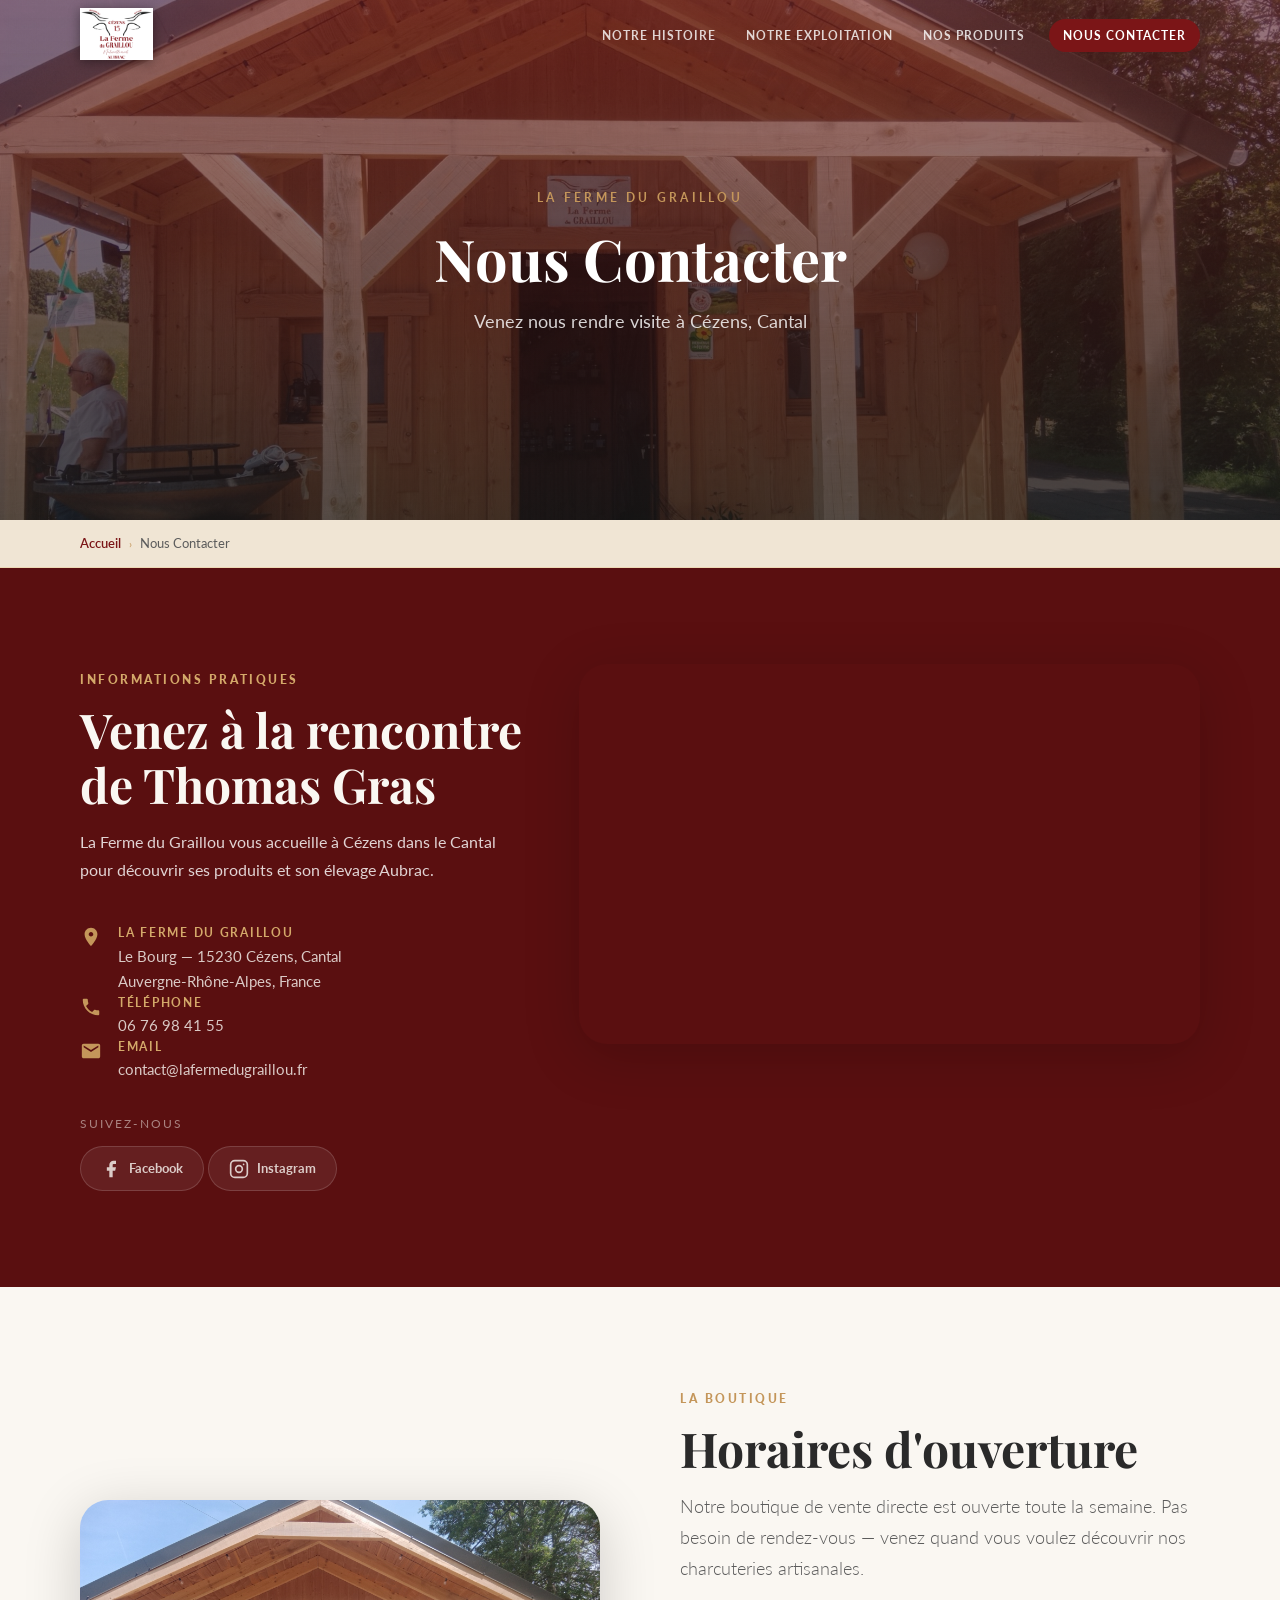
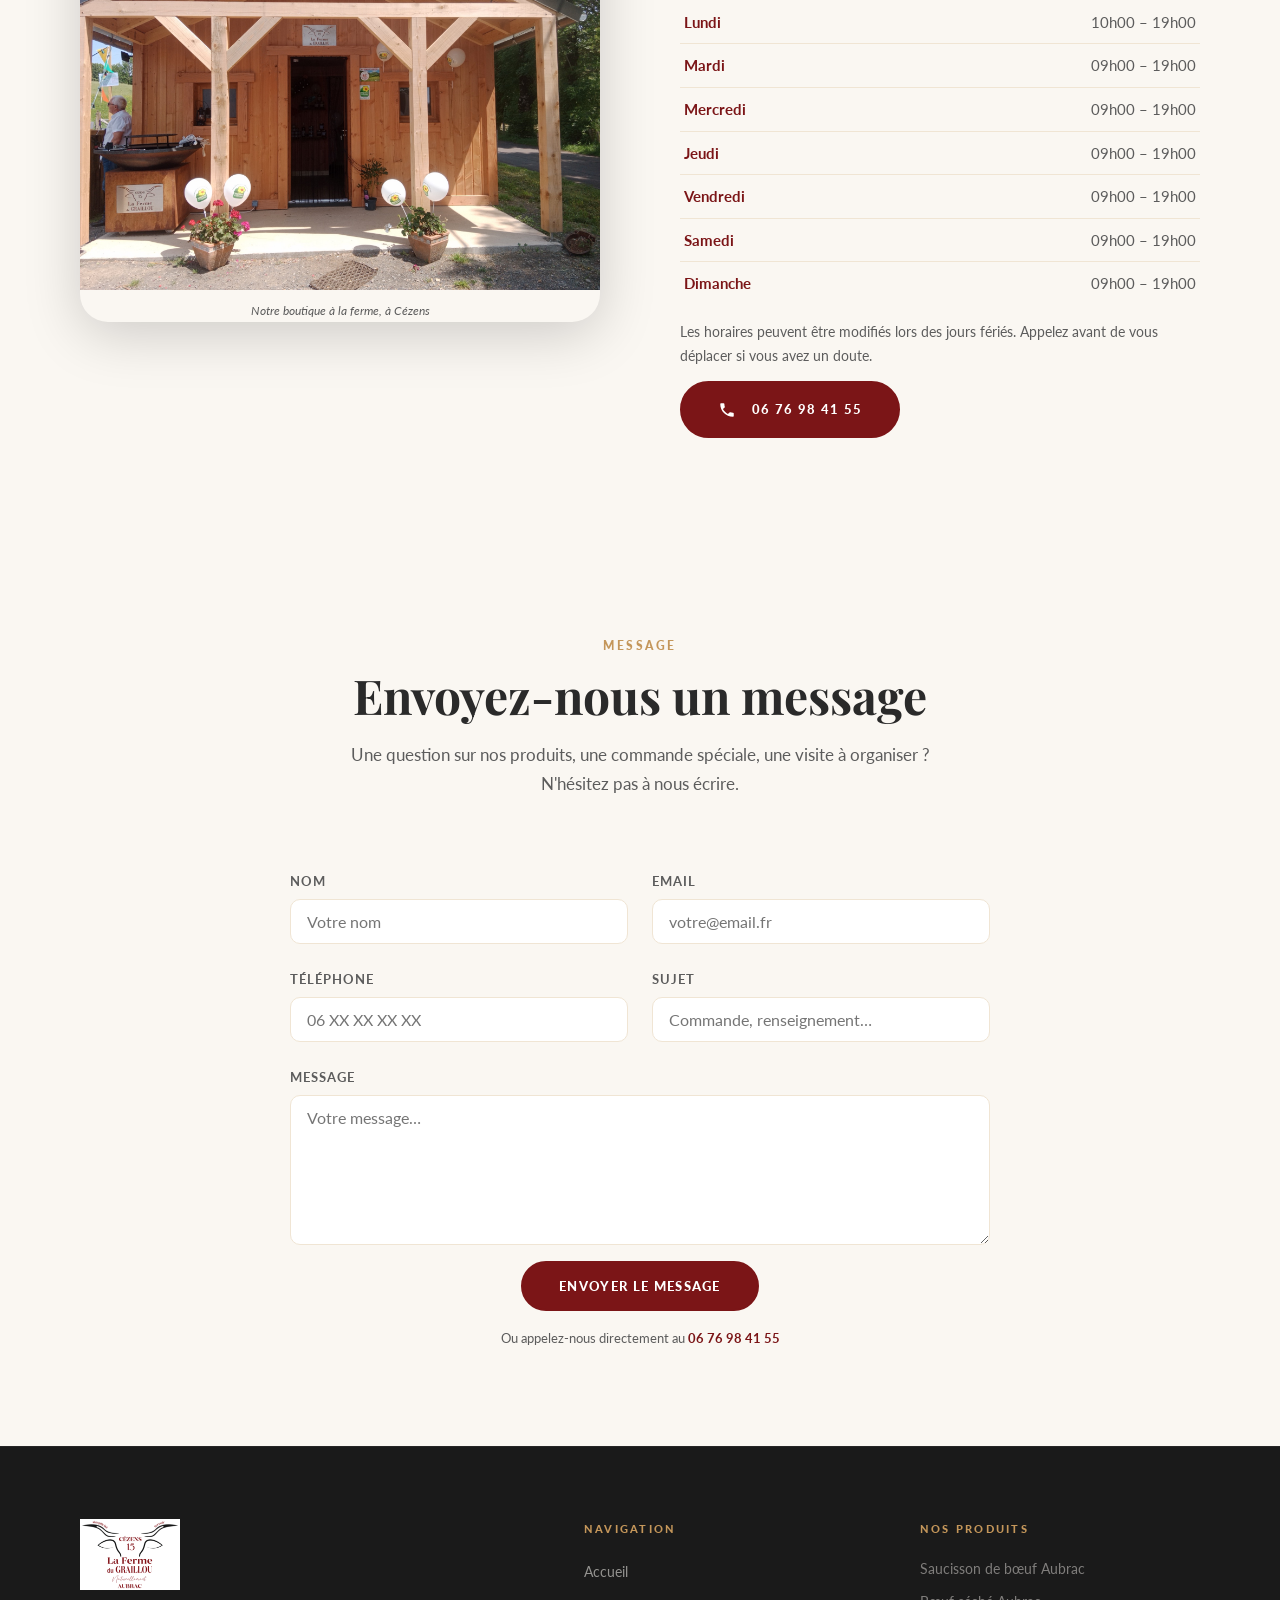
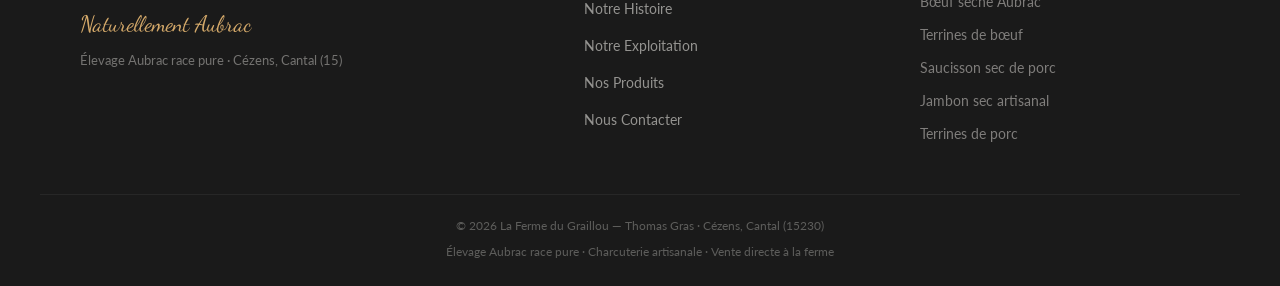
<file: contact.html>
<!DOCTYPE html>
<html lang="fr">
<head>
  <meta charset="UTF-8">
  <meta name="viewport" content="width=device-width, initial-scale=1.0">
  <title>Nous Contacter | La Ferme du Graillou – Boutique Vente Directe à Cézens, Cantal</title>
  <meta name="description" content="Contactez la Ferme du Graillou à Cézens (15230). Boutique ouverte 7j/7, 9h-19h (lun 10h). Tél : 06 76 98 41 55. Vente directe charcuterie Aubrac artisanale.">
  <link rel="canonical" href="https://www.lafermedugraillou.fr/contact.html">
  <meta name="robots" content="index, follow">

  <!-- Open Graph -->
  <meta property="og:type" content="website">
  <meta property="og:url" content="https://www.lafermedugraillou.fr/contact.html">
  <meta property="og:title" content="Nous Contacter | La Ferme du Graillou">
  <meta property="og:description" content="Boutique ouverte 7j/7 à Cézens. Tél : 06 76 98 41 55. Vente directe charcuterie Aubrac artisanale.">
  <meta property="og:image" content="https://www.lafermedugraillou.fr/images/IMG_20230617_123028.jpg">
  <meta property="og:locale" content="fr_FR">
  <meta name="twitter:card" content="summary_large_image">

  <!-- Fonts -->
  <link rel="preconnect" href="https://fonts.googleapis.com">
  <link rel="preconnect" href="https://fonts.gstatic.com" crossorigin>
  <link href="https://fonts.googleapis.com/css2?family=Dancing+Script:wght@600;700&family=Lato:wght@400;700&family=Playfair+Display:ital,wght@0,700;0,800;1,700&display=swap" rel="stylesheet">
  <link rel="stylesheet" href="style.css">

  <!-- Schema.org -->
  <script type="application/ld+json">
  {
    "@context": "https://schema.org",
    "@graph": [
      {
        "@type": "BreadcrumbList",
        "itemListElement": [
          { "@type": "ListItem", "position": 1, "name": "Accueil", "item": "https://www.lafermedugraillou.fr/" },
          { "@type": "ListItem", "position": 2, "name": "Nous Contacter", "item": "https://www.lafermedugraillou.fr/contact.html" }
        ]
      },
      {
        "@type": "LocalBusiness",
        "name": "La Ferme du Graillou",
        "url": "https://www.lafermedugraillou.fr",
        "telephone": "+33-6-76-98-41-55",
        "email": "contact@lafermedugraillou.fr",
        "address": {
          "@type": "PostalAddress",
          "streetAddress": "Le Bourg",
          "addressLocality": "Cézens",
          "postalCode": "15230",
          "addressRegion": "Cantal",
          "addressCountry": "FR"
        },
        "geo": { "@type": "GeoCoordinates", "latitude": 45.07, "longitude": 2.88 },
        "openingHours": ["Mo 10:00-19:00", "Tu-Su 09:00-19:00"],
        "sameAs": [
          "https://www.facebook.com/thomas.gras.92/",
          "https://www.instagram.com/gras4243/"
        ]
      }
    ]
  }
  </script>
</head>

<body>

  <div class="scroll-progress" aria-hidden="true"></div>

  <!-- NAVIGATION -->
  <header class="site-header" id="site-header">
    <nav class="nav-container" aria-label="Navigation principale">
      <a href="index.html" class="nav-logo" aria-label="La Ferme du Graillou – Retour à l'accueil">
        <img src="images/LOGO.pdf_20240627_192916_0000.png"
             alt="Logo La Ferme du Graillou – Élevage Aubrac Cézens Cantal"
             width="110" height="74">
      </a>
      <button class="nav-toggle" id="nav-toggle"
              aria-expanded="false" aria-controls="nav-menu"
              aria-label="Ouvrir le menu de navigation">
        <span class="burger-line"></span>
        <span class="burger-line"></span>
        <span class="burger-line"></span>
      </button>
      <ul class="nav-menu" id="nav-menu" role="list">
        <li><a href="histoire.html"     class="nav-link">Notre Histoire</a></li>
        <li><a href="exploitation.html" class="nav-link">Notre Exploitation</a></li>
        <li><a href="produits.html"     class="nav-link">Nos Produits</a></li>
        <li><a href="contact.html"      class="nav-link nav-cta is-active">Nous Contacter</a></li>
      </ul>
    </nav>
  </header>

  <main id="main">

    <!-- PAGE HERO -->
    <section class="page-hero" aria-label="Nous Contacter">
      <img src="images/IMG_20230617_123028.jpg"
           alt="La boutique de vente directe en bois de la Ferme du Graillou à Cézens dans le Cantal"
           class="page-hero-img" fetchpriority="high" decoding="async">
      <div class="page-hero-overlay" aria-hidden="true"></div>
      <div class="page-hero-content">
        <p class="page-hero-eyebrow">La Ferme du Graillou</p>
        <h1 class="page-hero-title">Nous Contacter</h1>
        <p class="page-hero-sub">Venez nous rendre visite à Cézens, Cantal</p>
      </div>
    </section>

    <!-- BREADCRUMB -->
    <nav class="breadcrumb" aria-label="Fil d'Ariane">
      <div class="breadcrumb-inner">
        <a href="index.html">Accueil</a>
        <span class="breadcrumb-sep" aria-hidden="true">›</span>
        <span>Nous Contacter</span>
      </div>
    </nav>

    <!-- SECTION : Informations pratiques + Carte -->
    <section class="section section-contact" aria-labelledby="h-infos">
      <div class="container">

        <div class="contact-grid">

          <div class="contact-infos" data-animate="fade-right">
            <span class="eyebrow eyebrow--light">Informations pratiques</span>
            <h2 id="h-infos" class="section-title section-title--light">
              Venez à la rencontre<br>de Thomas Gras
            </h2>
            <p style="color:rgba(255,255,255,.82); margin-bottom:var(--sp-lg);">
              La Ferme du Graillou vous accueille à Cézens dans le Cantal pour découvrir ses produits et son élevage Aubrac.
            </p>

            <address style="font-style:normal;">
              <div class="contact-item">
                <svg class="contact-ico" viewBox="0 0 24 24" aria-hidden="true"><path d="M12 2C8.13 2 5 5.13 5 9c0 5.25 7 13 7 13s7-7.75 7-13c0-3.87-3.13-7-7-7zm0 9.5c-1.38 0-2.5-1.12-2.5-2.5s1.12-2.5 2.5-2.5 2.5 1.12 2.5 2.5-1.12 2.5-2.5 2.5z" fill="currentColor"/></svg>
                <div>
                  <strong>LA FERME DU GRAILLOU</strong>
                  <span>Le Bourg — 15230 Cézens, Cantal</span>
                  <span>Auvergne-Rhône-Alpes, France</span>
                </div>
              </div>
              <div class="contact-item">
                <svg class="contact-ico" viewBox="0 0 24 24" aria-hidden="true"><path d="M6.6 10.8c1.4 2.8 3.8 5.1 6.6 6.6l2.2-2.2c.3-.3.7-.4 1-.2 1.1.4 2.3.6 3.6.6.6 0 1 .4 1 1V20c0 .6-.4 1-1 1-9.4 0-17-7.6-17-17 0-.6.4-1 1-1h3.5c.6 0 1 .4 1 1 0 1.3.2 2.5.6 3.6.1.3 0 .7-.2 1L6.6 10.8z" fill="currentColor"/></svg>
                <div>
                  <strong>Téléphone</strong>
                  <a href="tel:+33676984155" class="contact-link">06 76 98 41 55</a>
                </div>
              </div>
              <div class="contact-item">
                <svg class="contact-ico" viewBox="0 0 24 24" aria-hidden="true"><path d="M20 4H4c-1.1 0-2 .9-2 2v12c0 1.1.9 2 2 2h16c1.1 0 2-.9 2-2V6c0-1.1-.9-2-2-2zm0 4l-8 5-8-5V6l8 5 8-5v2z" fill="currentColor"/></svg>
                <div>
                  <strong>Email</strong>
                  <a href="mailto:contact@lafermedugraillou.fr" class="contact-link">contact@lafermedugraillou.fr</a>
                </div>
              </div>
            </address>

            <div class="contact-social">
              <p class="contact-social-label">Suivez-nous</p>
              <a href="https://www.facebook.com/thomas.gras.92/" class="social-btn" target="_blank" rel="noopener noreferrer" aria-label="Page Facebook de La Ferme du Graillou">
                <svg viewBox="0 0 24 24" width="20" height="20" aria-hidden="true"><path d="M18 2h-3a5 5 0 0 0-5 5v3H7v4h3v8h4v-8h3l1-4h-4V7a1 1 0 0 1 1-1h3z" fill="currentColor"/></svg>
                Facebook
              </a>
              <a href="https://www.instagram.com/gras4243/" class="social-btn" target="_blank" rel="noopener noreferrer" aria-label="Page Instagram de La Ferme du Graillou">
                <svg viewBox="0 0 24 24" width="20" height="20" aria-hidden="true"><rect x="2" y="2" width="20" height="20" rx="5" ry="5" fill="none" stroke="currentColor" stroke-width="2"/><circle cx="12" cy="12" r="4" fill="none" stroke="currentColor" stroke-width="2"/><circle cx="17.5" cy="6.5" r="1" fill="currentColor"/></svg>
                Instagram
              </a>
            </div>
          </div>

          <div class="contact-map" data-animate="fade-left">
            <iframe
              title="Carte de localisation de la Ferme du Graillou à Cézens dans le Cantal"
              src="https://www.openstreetmap.org/export/embed.html?bbox=2.78%2C44.97%2C2.98%2C45.17&layer=mapnik&marker=45.07%2C2.88"
              loading="lazy"
              allowfullscreen
              style="border:0; width:100%; height:100%; min-height:380px; border-radius:var(--radius-lg);"
            ></iframe>
          </div>

        </div>
      </div>
    </section>

    <!-- SECTION : Horaires -->
    <section class="section" aria-labelledby="h-horaires">
      <div class="container">
        <div class="split-layout">

          <div class="split-image" data-animate="fade-right">
            <figure class="img-frame">
              <img src="images/IMG_20230617_123028.jpg"
                   alt="Boutique de vente directe en bois de la Ferme du Graillou à Cézens, Cantal"
                   loading="lazy" decoding="async">
              <figcaption>Notre boutique à la ferme, à Cézens</figcaption>
            </figure>
          </div>

          <div class="split-text">
            <span class="eyebrow" data-animate="fade-up">La Boutique</span>
            <h2 id="h-horaires" class="section-title" data-animate="fade-up" style="--anim-delay:80ms">
              Horaires d'ouverture
            </h2>
            <p class="lead-text" data-animate="fade-up" style="--anim-delay:160ms">
              Notre boutique de vente directe est ouverte toute la semaine. Pas besoin de rendez-vous — venez quand vous voulez découvrir nos charcuteries artisanales.
            </p>
            <table class="horaires-table" data-animate="fade-up" style="--anim-delay:200ms" aria-label="Horaires d'ouverture de la boutique">
              <tbody>
                <tr><td>Lundi</td><td>10h00 – 19h00</td></tr>
                <tr><td>Mardi</td><td>09h00 – 19h00</td></tr>
                <tr><td>Mercredi</td><td>09h00 – 19h00</td></tr>
                <tr><td>Jeudi</td><td>09h00 – 19h00</td></tr>
                <tr><td>Vendredi</td><td>09h00 – 19h00</td></tr>
                <tr><td>Samedi</td><td>09h00 – 19h00</td></tr>
                <tr><td>Dimanche</td><td>09h00 – 19h00</td></tr>
              </tbody>
            </table>
            <p style="font-size:0.85rem; color:var(--texte-lt); margin-top:var(--sp-sm);" data-animate="fade-up" style="--anim-delay:280ms">
              Les horaires peuvent être modifiés lors des jours fériés. Appelez avant de vous déplacer si vous avez un doute.
            </p>
            <div data-animate="fade-up" style="--anim-delay:320ms">
              <a href="tel:+33676984155" class="btn btn-primary">
                <svg viewBox="0 0 24 24" width="18" height="18" aria-hidden="true" style="margin-right:8px; vertical-align:middle;"><path d="M6.6 10.8c1.4 2.8 3.8 5.1 6.6 6.6l2.2-2.2c.3-.3.7-.4 1-.2 1.1.4 2.3.6 3.6.6.6 0 1 .4 1 1V20c0 .6-.4 1-1 1-9.4 0-17-7.6-17-17 0-.6.4-1 1-1h3.5c.6 0 1 .4 1 1 0 1.3.2 2.5.6 3.6.1.3 0 .7-.2 1L6.6 10.8z" fill="currentColor"/></svg>
                06 76 98 41 55
              </a>
            </div>
          </div>

        </div>
      </div>
    </section>

    <!-- SECTION : Formulaire de contact -->
    <section class="section contact-form-section" aria-labelledby="h-formulaire">
      <div class="container">

        <div class="section-header-centered">
          <span class="eyebrow" data-animate="fade-up">Message</span>
          <h2 id="h-formulaire" class="section-title" data-animate="fade-up" style="--anim-delay:80ms">
            Envoyez-nous un message
          </h2>
          <p class="intro-text" data-animate="fade-up" style="--anim-delay:160ms">
            Une question sur nos produits, une commande spéciale, une visite à organiser ? N'hésitez pas à nous écrire.
          </p>
        </div>

        <form class="contact-form" data-animate="fade-up" style="--anim-delay:200ms"
              action="mailto:contact@lafermedugraillou.fr"
              method="POST"
              enctype="text/plain">
          <div class="form-grid">
            <div class="form-group">
              <label class="form-label" for="nom">Nom</label>
              <input class="form-input" type="text" id="nom" name="nom" placeholder="Votre nom" required autocomplete="name">
            </div>
            <div class="form-group">
              <label class="form-label" for="email">Email</label>
              <input class="form-input" type="email" id="email" name="email" placeholder="votre@email.fr" required autocomplete="email">
            </div>
            <div class="form-group">
              <label class="form-label" for="telephone">Téléphone</label>
              <input class="form-input" type="tel" id="telephone" name="telephone" placeholder="06 XX XX XX XX" autocomplete="tel">
            </div>
            <div class="form-group">
              <label class="form-label" for="sujet">Sujet</label>
              <input class="form-input" type="text" id="sujet" name="sujet" placeholder="Commande, renseignement…">
            </div>
            <div class="form-group form-group--full">
              <label class="form-label" for="message">Message</label>
              <textarea class="form-textarea" id="message" name="message" placeholder="Votre message…" required></textarea>
            </div>
          </div>
          <div class="form-submit" style="text-align:center;">
            <button type="submit" class="btn btn-primary">Envoyer le message</button>
          </div>
          <p class="form-note">Ou appelez-nous directement au <a href="tel:+33676984155" style="color:var(--rouge); font-weight:700;">06 76 98 41 55</a></p>
        </form>

      </div>
    </section>

  </main>

  <!-- FOOTER -->
  <footer class="site-footer" role="contentinfo">
    <div class="footer-inner">
      <div class="footer-brand">
        <img src="images/LOGO.pdf_20240627_192916_0000.png"
             alt="Logo La Ferme du Graillou" width="100" height="67" loading="lazy">
        <p class="footer-script">Naturellement Aubrac</p>
        <p class="footer-sub">Élevage Aubrac race pure · Cézens, Cantal (15)</p>
      </div>
      <nav class="footer-nav" aria-label="Navigation secondaire">
        <p class="footer-nav-title">Navigation</p>
        <ul role="list">
          <li><a href="index.html">Accueil</a></li>
          <li><a href="histoire.html">Notre Histoire</a></li>
          <li><a href="exploitation.html">Notre Exploitation</a></li>
          <li><a href="produits.html">Nos Produits</a></li>
          <li><a href="contact.html">Nous Contacter</a></li>
        </ul>
      </nav>
      <div class="footer-produits">
        <p class="footer-nav-title">Nos Produits</p>
        <ul role="list">
          <li>Saucisson de bœuf Aubrac</li>
          <li>Bœuf séché Aubrac</li>
          <li>Terrines de bœuf</li>
          <li>Saucisson sec de porc</li>
          <li>Jambon sec artisanal</li>
          <li>Terrines de porc</li>
        </ul>
      </div>
    </div>
    <div class="footer-bottom">
      <p>© <span id="yr"></span> La Ferme du Graillou — Thomas Gras · Cézens, Cantal (15230)</p>
      <p>Élevage Aubrac race pure · Charcuterie artisanale · Vente directe à la ferme</p>
    </div>
  </footer>

  <script>
  (() => {
    'use strict';
    document.getElementById('yr').textContent = new Date().getFullYear();
    const bar = document.querySelector('.scroll-progress');
    window.addEventListener('scroll', () => {
      const pct = window.scrollY / (document.documentElement.scrollHeight - window.innerHeight);
      bar.style.transform = `scaleX(${pct})`;
      document.getElementById('site-header').classList.toggle('is-scrolled', window.scrollY > 60);
    }, { passive: true });
    const toggle = document.getElementById('nav-toggle');
    const menu   = document.getElementById('nav-menu');
    const overlay = document.createElement('div');
    overlay.className = 'nav-overlay';
    document.body.appendChild(overlay);
    const closeMenu = () => {
      menu.classList.remove('is-open');
      toggle.classList.remove('is-open');
      toggle.setAttribute('aria-expanded', 'false');
      overlay.classList.remove('is-visible');
      document.body.classList.remove('menu-open');
    };
    toggle.addEventListener('click', () => {
      const open = menu.classList.toggle('is-open');
      toggle.classList.toggle('is-open', open);
      toggle.setAttribute('aria-expanded', open);
      overlay.classList.toggle('is-visible', open);
      document.body.classList.toggle('menu-open', open);
    });
    overlay.addEventListener('click', closeMenu);
    menu.querySelectorAll('.nav-link').forEach(l => l.addEventListener('click', closeMenu));
    const animObs = new IntersectionObserver(entries => {
      entries.forEach(e => {
        if (e.isIntersecting) { e.target.classList.add('is-visible'); animObs.unobserve(e.target); }
      });
    }, { threshold: 0.1 });
    document.querySelectorAll('[data-animate]').forEach(el => animObs.observe(el));
  })();
  </script>

</body>
</html>
</file>
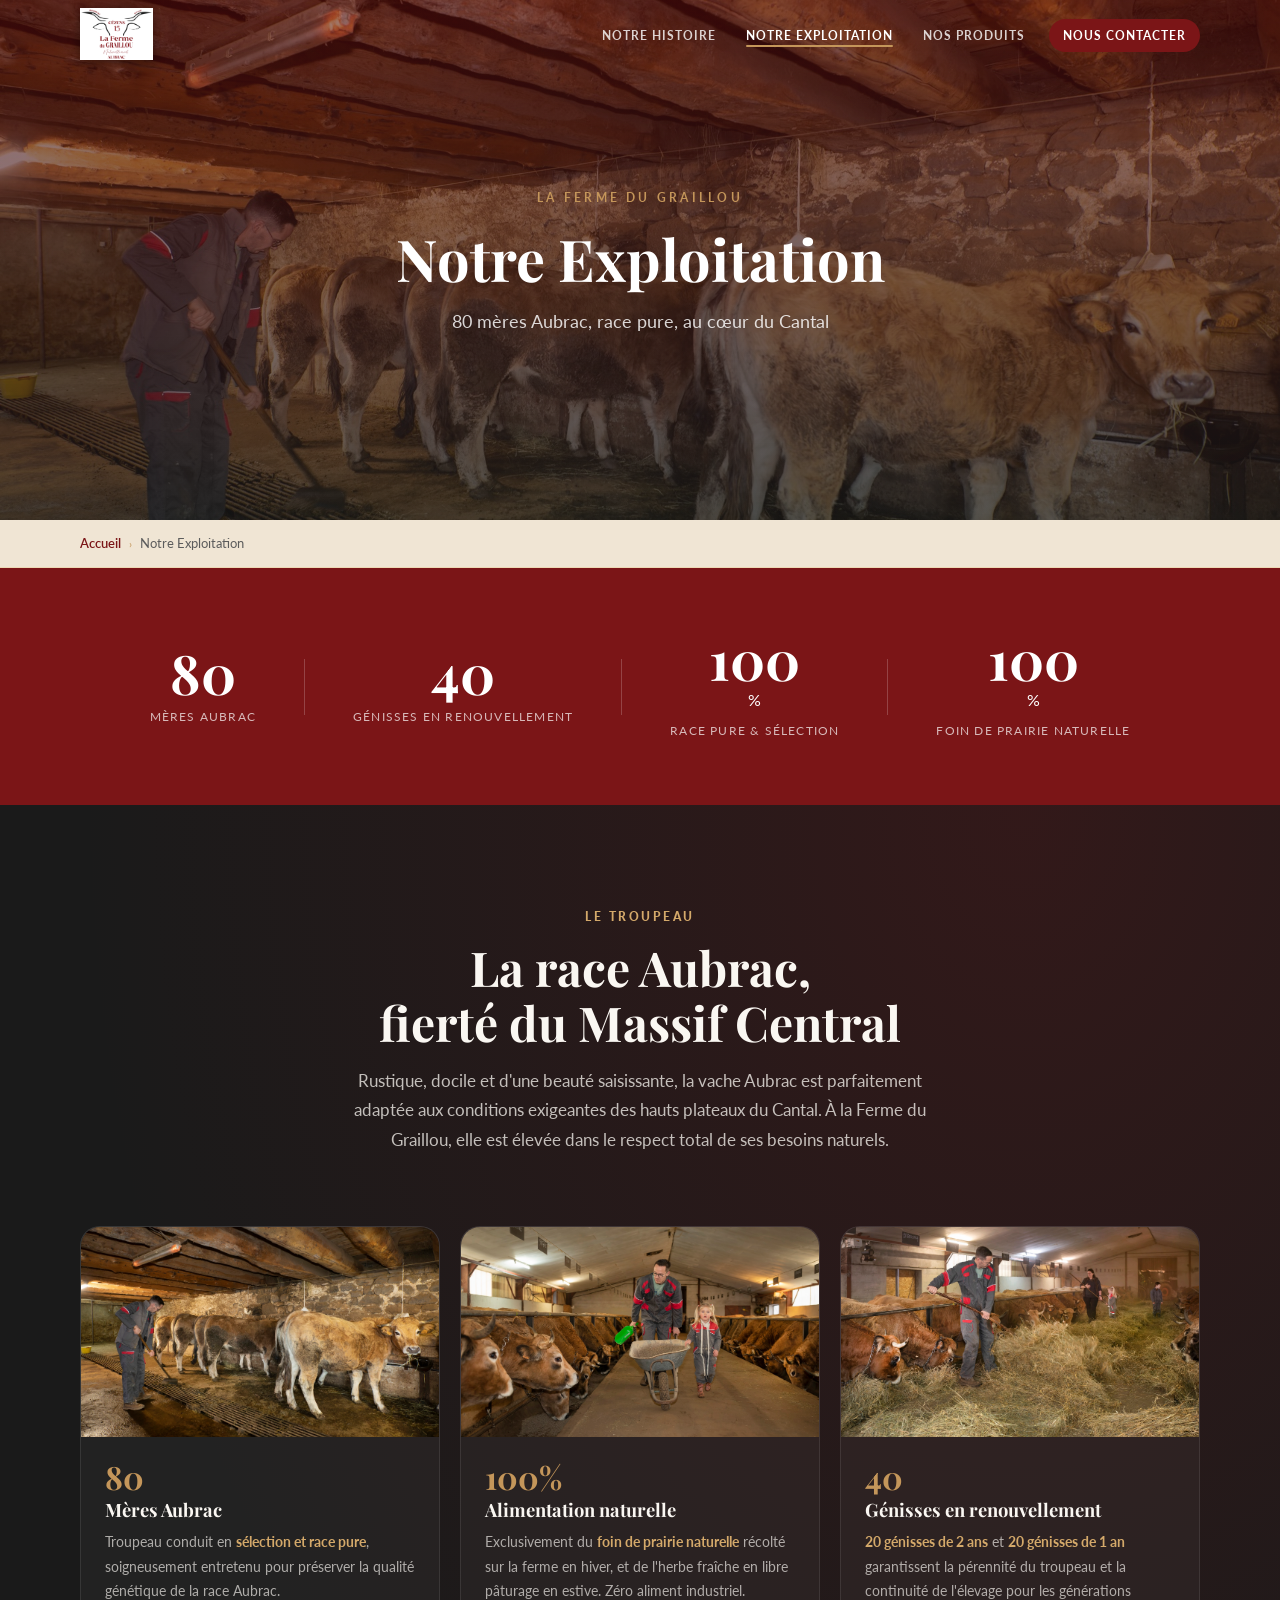
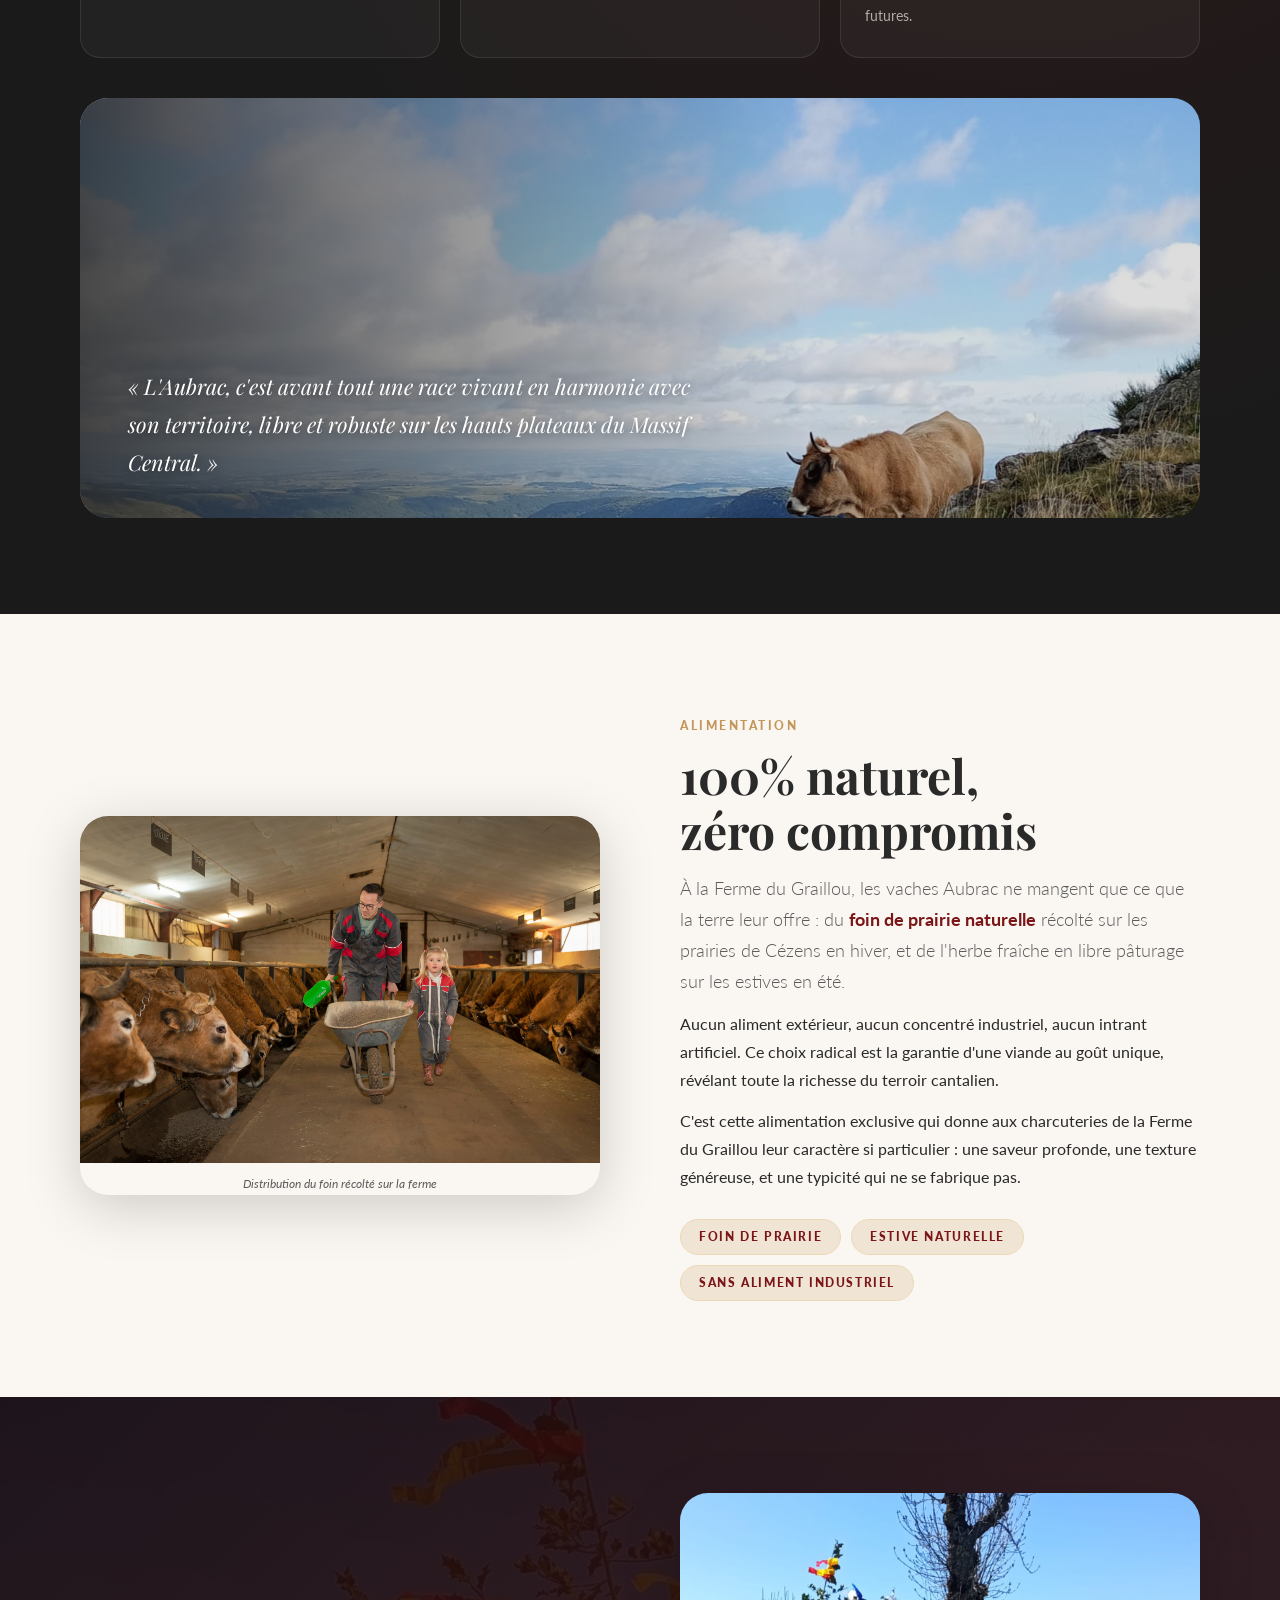
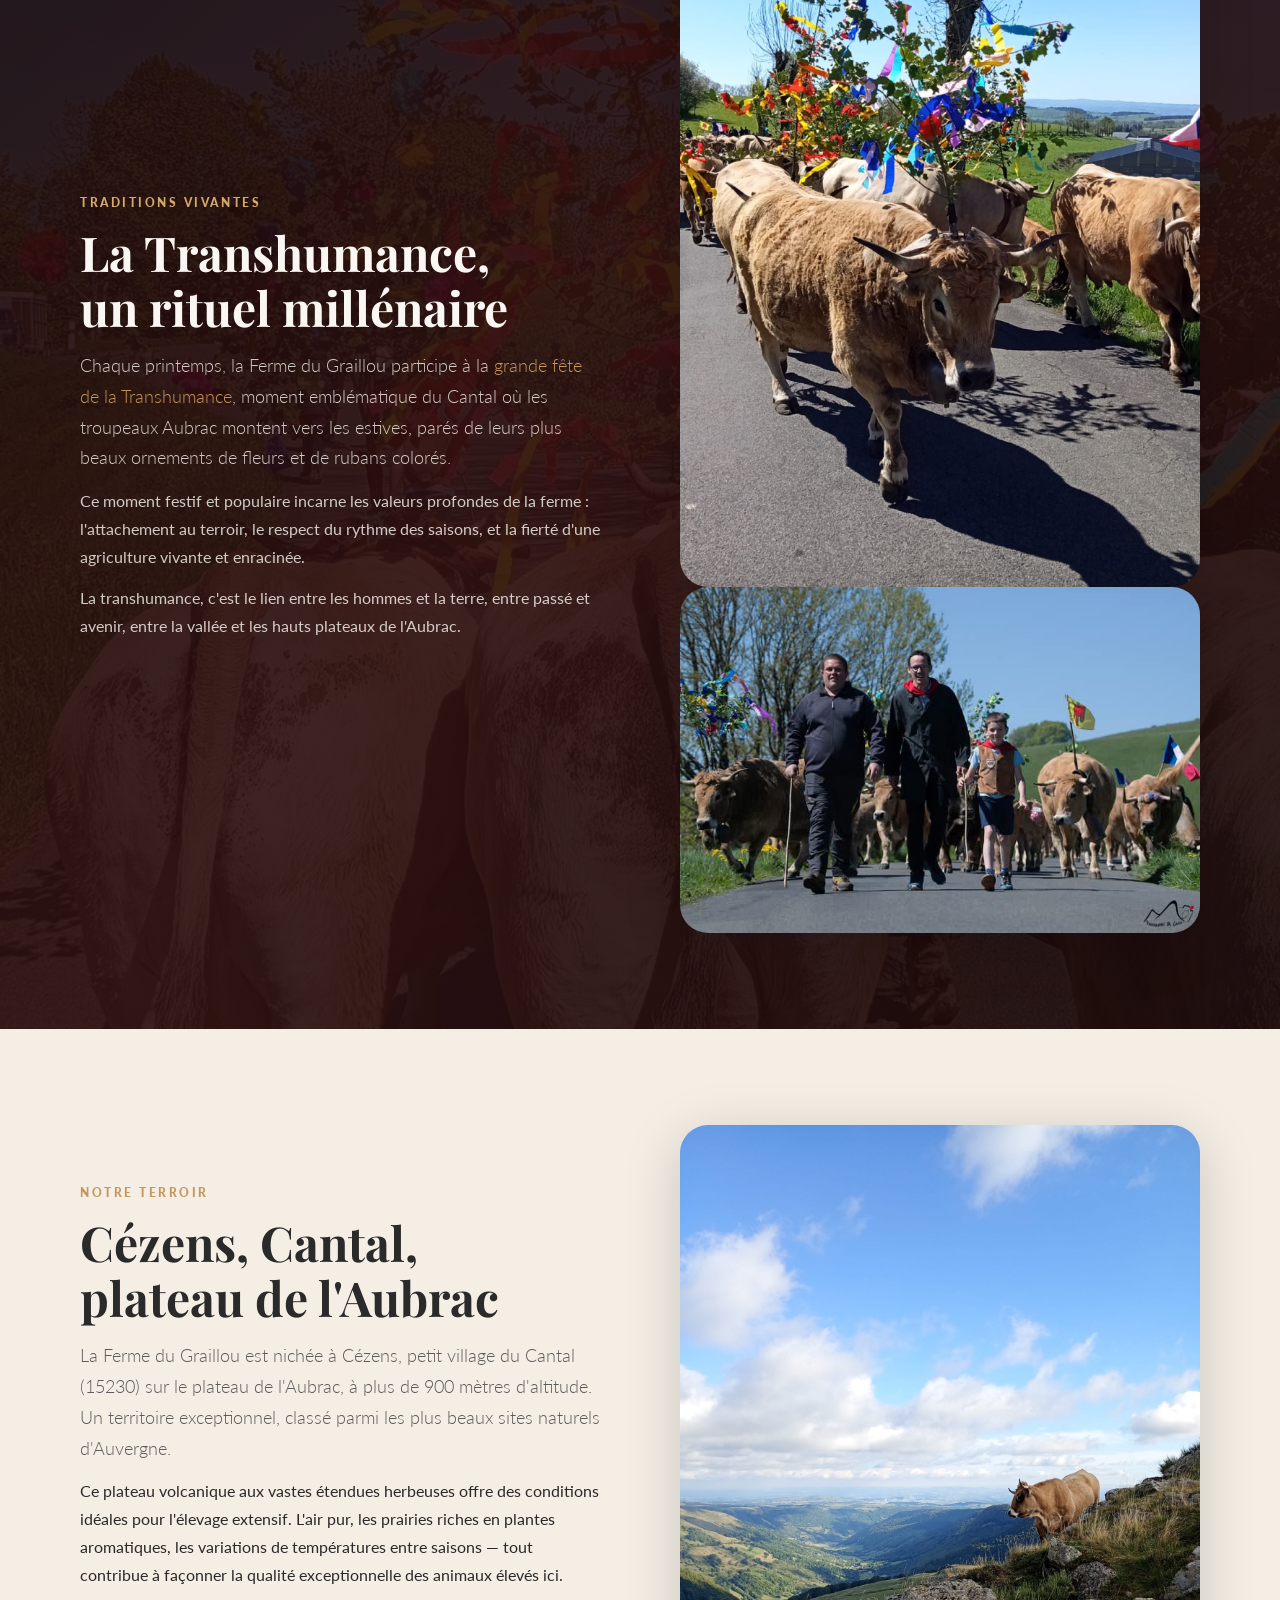
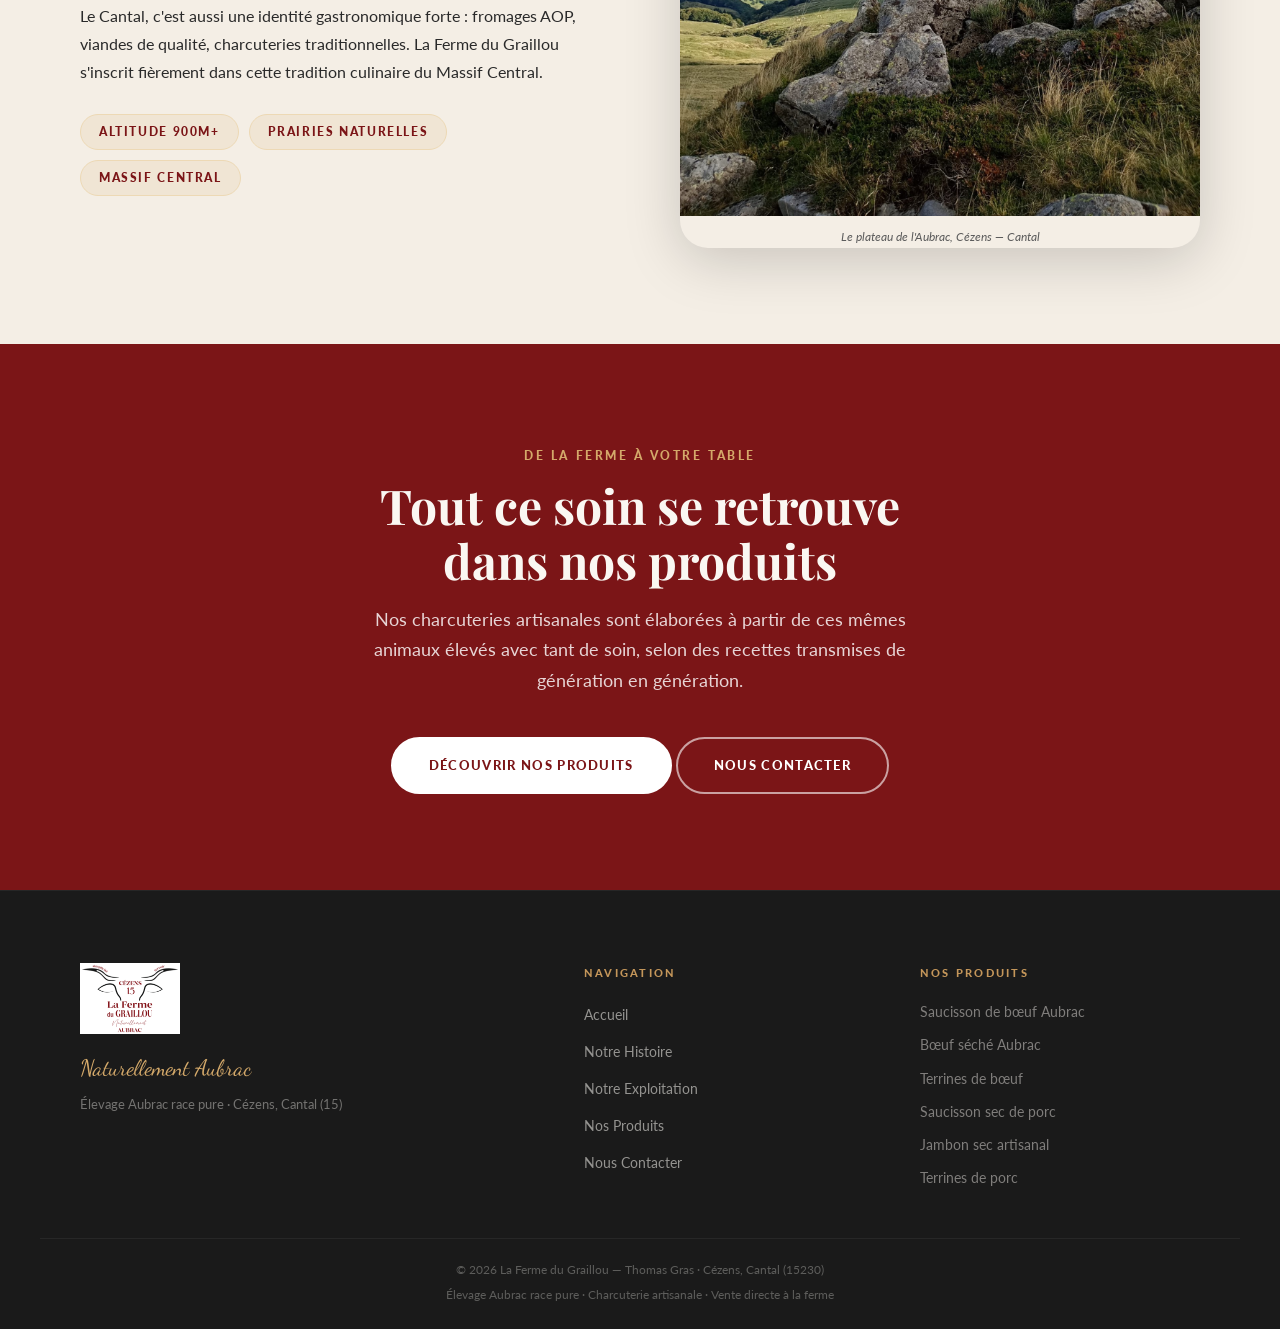
<file: exploitation.html>
<!DOCTYPE html>
<html lang="fr">
<head>
  <meta charset="UTF-8">
  <meta name="viewport" content="width=device-width, initial-scale=1.0">
  <title>Notre Exploitation | La Ferme du Graillou – Élevage Aubrac Race Pure, Cézens Cantal</title>
  <meta name="description" content="Découvrez l'exploitation de la Ferme du Graillou : 80 mères Aubrac race pure, alimentation 100% foin de prairie naturelle, transhumance et terroir cantalien à Cézens (15).">
  <link rel="canonical" href="https://www.lafermedugraillou.fr/exploitation.html">
  <meta name="robots" content="index, follow">

  <!-- Open Graph -->
  <meta property="og:type" content="website">
  <meta property="og:url" content="https://www.lafermedugraillou.fr/exploitation.html">
  <meta property="og:title" content="Notre Exploitation | La Ferme du Graillou">
  <meta property="og:description" content="80 mères Aubrac race pure, alimentation 100% naturelle, transhumance — l'exploitation de la Ferme du Graillou à Cézens, Cantal.">
  <meta property="og:image" content="https://www.lafermedugraillou.fr/images/G23_9182-CR2_DxO_DeepPRIME.jpg">
  <meta property="og:locale" content="fr_FR">
  <meta name="twitter:card" content="summary_large_image">

  <!-- Fonts -->
  <link rel="preconnect" href="https://fonts.googleapis.com">
  <link rel="preconnect" href="https://fonts.gstatic.com" crossorigin>
  <link href="https://fonts.googleapis.com/css2?family=Dancing+Script:wght@600;700&family=Lato:wght@400;700&family=Playfair+Display:ital,wght@0,700;0,800;1,700&display=swap" rel="stylesheet">
  <link rel="stylesheet" href="style.css">

  <!-- Schema.org -->
  <script type="application/ld+json">
  {
    "@context": "https://schema.org",
    "@graph": [
      {
        "@type": "BreadcrumbList",
        "itemListElement": [
          { "@type": "ListItem", "position": 1, "name": "Accueil", "item": "https://www.lafermedugraillou.fr/" },
          { "@type": "ListItem", "position": 2, "name": "Notre Exploitation", "item": "https://www.lafermedugraillou.fr/exploitation.html" }
        ]
      },
      {
        "@type": "Farm",
        "name": "La Ferme du Graillou",
        "description": "Élevage Aubrac race pure de 80 mères nourries exclusivement au foin de prairie naturelle, à Cézens dans le Cantal.",
        "url": "https://www.lafermedugraillou.fr",
        "address": {
          "@type": "PostalAddress",
          "streetAddress": "Le Bourg",
          "addressLocality": "Cézens",
          "postalCode": "15230",
          "addressRegion": "Cantal",
          "addressCountry": "FR"
        },
        "numberOfAnimals": 80
      }
    ]
  }
  </script>
</head>

<body>

  <div class="scroll-progress" aria-hidden="true"></div>

  <!-- NAVIGATION -->
  <header class="site-header" id="site-header">
    <nav class="nav-container" aria-label="Navigation principale">
      <a href="index.html" class="nav-logo" aria-label="La Ferme du Graillou – Retour à l'accueil">
        <img src="images/LOGO.pdf_20240627_192916_0000.png"
             alt="Logo La Ferme du Graillou – Élevage Aubrac Cézens Cantal"
             width="110" height="74">
      </a>
      <button class="nav-toggle" id="nav-toggle"
              aria-expanded="false" aria-controls="nav-menu"
              aria-label="Ouvrir le menu de navigation">
        <span class="burger-line"></span>
        <span class="burger-line"></span>
        <span class="burger-line"></span>
      </button>
      <ul class="nav-menu" id="nav-menu" role="list">
        <li><a href="histoire.html"     class="nav-link">Notre Histoire</a></li>
        <li><a href="exploitation.html" class="nav-link is-active">Notre Exploitation</a></li>
        <li><a href="produits.html"     class="nav-link">Nos Produits</a></li>
        <li><a href="contact.html"      class="nav-link nav-cta">Nous Contacter</a></li>
      </ul>
    </nav>
  </header>

  <main id="main">

    <!-- PAGE HERO -->
    <section class="page-hero" aria-label="Notre Exploitation">
      <img src="images/G23_9182-CR2_DxO_DeepPRIME.jpg"
           alt="Troupeau de vaches Aubrac dans l'étable traditionnelle en pierre de la Ferme du Graillou"
           class="page-hero-img" fetchpriority="high" decoding="async">
      <div class="page-hero-overlay" aria-hidden="true"></div>
      <div class="page-hero-content">
        <p class="page-hero-eyebrow">La Ferme du Graillou</p>
        <h1 class="page-hero-title">Notre Exploitation</h1>
        <p class="page-hero-sub">80 mères Aubrac, race pure, au cœur du Cantal</p>
      </div>
    </section>

    <!-- BREADCRUMB -->
    <nav class="breadcrumb" aria-label="Fil d'Ariane">
      <div class="breadcrumb-inner">
        <a href="index.html">Accueil</a>
        <span class="breadcrumb-sep" aria-hidden="true">›</span>
        <span>Notre Exploitation</span>
      </div>
    </nav>

    <!-- STATS BAND -->
    <div class="stats-band" role="region" aria-label="Chiffres clés de l'élevage Aubrac">
      <div class="stats-inner">
        <div class="stat-item" data-animate="fade-up">
          <span class="stat-num" data-count="80">0</span>
          <span class="stat-label">Mères Aubrac</span>
        </div>
        <span class="stat-sep" aria-hidden="true"></span>
        <div class="stat-item" data-animate="fade-up" style="--anim-delay:80ms">
          <span class="stat-num" data-count="40">0</span>
          <span class="stat-label">Génisses en renouvellement</span>
        </div>
        <span class="stat-sep" aria-hidden="true"></span>
        <div class="stat-item" data-animate="fade-up" style="--anim-delay:160ms">
          <span class="stat-num" data-count="100">0</span><span class="stat-unit">%</span>
          <span class="stat-label">Race pure &amp; sélection</span>
        </div>
        <span class="stat-sep" aria-hidden="true"></span>
        <div class="stat-item" data-animate="fade-up" style="--anim-delay:240ms">
          <span class="stat-num" data-count="100">0</span><span class="stat-unit">%</span>
          <span class="stat-label">Foin de prairie naturelle</span>
        </div>
      </div>
    </div>

    <!-- SECTION 1 : Le troupeau Aubrac -->
    <section class="section section-troupeau" aria-labelledby="h-troupeau">
      <div class="container">

        <div class="section-header-centered">
          <span class="eyebrow eyebrow--light" data-animate="fade-up">Le Troupeau</span>
          <h2 id="h-troupeau" class="section-title section-title--light" data-animate="fade-up" style="--anim-delay:80ms">
            La race Aubrac,<br>fierté du Massif Central
          </h2>
          <p class="intro-text intro-text--light" data-animate="fade-up" style="--anim-delay:160ms">
            Rustique, docile et d'une beauté saisissante, la vache Aubrac est parfaitement adaptée aux conditions exigeantes des hauts plateaux du Cantal. À la Ferme du Graillou, elle est élevée dans le respect total de ses besoins naturels.
          </p>
        </div>

        <div class="features-grid">

          <article class="feature-card" data-animate="fade-up">
            <div class="feature-card-img">
              <img src="images/G23_9182-CR2_DxO_DeepPRIME.jpg"
                   alt="Vaches Aubrac dans l'étable de la Ferme du Graillou, élevage race pure à Cézens"
                   loading="lazy" decoding="async">
            </div>
            <div class="feature-card-body">
              <span class="feature-num">80</span>
              <h3>Mères Aubrac</h3>
              <p>Troupeau conduit en <strong>sélection et race pure</strong>, soigneusement entretenu pour préserver la qualité génétique de la race Aubrac.</p>
            </div>
          </article>

          <article class="feature-card" data-animate="fade-up" style="--anim-delay:100ms">
            <div class="feature-card-img">
              <img src="images/G23_9233-CR2_DxO_DeepPRIME.jpg"
                   alt="Vaches Aubrac mangeant du foin de prairie naturelle dans l'étable de la Ferme du Graillou"
                   loading="lazy" decoding="async">
            </div>
            <div class="feature-card-body">
              <span class="feature-num">100%</span>
              <h3>Alimentation naturelle</h3>
              <p>Exclusivement du <strong>foin de prairie naturelle</strong> récolté sur la ferme en hiver, et de l'herbe fraîche en libre pâturage en estive. Zéro aliment industriel.</p>
            </div>
          </article>

          <article class="feature-card" data-animate="fade-up" style="--anim-delay:200ms">
            <div class="feature-card-img">
              <img src="images/G23_9355-CR2_DxO_DeepPRIME_1.jpg"
                   alt="Thomas Gras et sa famille dans les champs avec les vaches Aubrac de la Ferme du Graillou"
                   loading="lazy" decoding="async">
            </div>
            <div class="feature-card-body">
              <span class="feature-num">40</span>
              <h3>Génisses en renouvellement</h3>
              <p><strong>20 génisses de 2 ans</strong> et <strong>20 génisses de 1 an</strong> garantissent la pérennité du troupeau et la continuité de l'élevage pour les générations futures.</p>
            </div>
          </article>

        </div>

        <div class="pano-banner" data-animate="fade-up" style="--anim-delay:100ms">
          <img src="images/IMG-20260209-WA0002.jpg"
               alt="Vache Aubrac sur les hauteurs du Cantal avec vue panoramique sur les prairies d'Auvergne"
               loading="lazy" decoding="async" class="pano-img">
          <div class="pano-overlay" aria-hidden="true"></div>
          <blockquote class="pano-quote">
            <p>« L'Aubrac, c'est avant tout une race vivant en harmonie avec son territoire, libre et robuste sur les hauts plateaux du Massif Central. »</p>
          </blockquote>
        </div>

      </div>
    </section>

    <!-- SECTION 2 : Alimentation -->
    <section class="section section-histoire" aria-labelledby="h-alimentation">
      <div class="container">
        <div class="split-layout">

          <div class="split-image" data-animate="fade-right">
            <figure class="img-frame">
              <img src="images/G23_9233-CR2_DxO_DeepPRIME.jpg"
                   alt="Thomas Gras distribue le foin de prairie naturelle aux vaches Aubrac dans l'étable"
                   loading="lazy" decoding="async">
              <figcaption>Distribution du foin récolté sur la ferme</figcaption>
            </figure>
          </div>

          <div class="split-text">
            <span class="eyebrow" data-animate="fade-up">Alimentation</span>
            <h2 id="h-alimentation" class="section-title" data-animate="fade-up" style="--anim-delay:80ms">
              100% naturel,<br>zéro compromis
            </h2>
            <p class="lead-text" data-animate="fade-up" style="--anim-delay:160ms">
              À la Ferme du Graillou, les vaches Aubrac ne mangent que ce que la terre leur offre : du <strong>foin de prairie naturelle</strong> récolté sur les prairies de Cézens en hiver, et de l'herbe fraîche en libre pâturage sur les estives en été.
            </p>
            <p data-animate="fade-up" style="--anim-delay:200ms">
              Aucun aliment extérieur, aucun concentré industriel, aucun intrant artificiel. Ce choix radical est la garantie d'une viande au goût unique, révélant toute la richesse du terroir cantalien.
            </p>
            <p data-animate="fade-up" style="--anim-delay:240ms">
              C'est cette alimentation exclusive qui donne aux charcuteries de la Ferme du Graillou leur caractère si particulier : une saveur profonde, une texture généreuse, et une typicité qui ne se fabrique pas.
            </p>
            <div class="tag-row" data-animate="fade-up" style="--anim-delay:300ms">
              <span class="tag">Foin de prairie</span>
              <span class="tag">Estive naturelle</span>
              <span class="tag">Sans aliment industriel</span>
            </div>
          </div>

        </div>
      </div>
    </section>

    <!-- SECTION 3 : Transhumance -->
    <section class="section section-transhumance" aria-labelledby="h-transhumance">
      <div class="container">
        <div class="split-layout split-layout--dark">

          <div class="split-image" data-animate="fade-right">
            <div class="transhu-duo">
              <figure class="img-frame img-frame--transhu-1">
                <img src="images/IMG-20250520-WA0037.jpg"
                     alt="Troupeau de vaches Aubrac lors de la transhumance printanière dans le Cantal, parées de fleurs et rubans colorés"
                     loading="lazy" decoding="async">
              </figure>
              <figure class="img-frame img-frame--transhu-2">
                <img src="images/FB_IMG_1747545417967.jpg"
                     alt="Thomas Gras et sa famille accompagnent leur troupeau Aubrac lors de la grande fête de la transhumance"
                     loading="lazy" decoding="async">
              </figure>
            </div>
          </div>

          <div class="split-text">
            <span class="eyebrow eyebrow--light" data-animate="fade-up">Traditions vivantes</span>
            <h2 id="h-transhumance" class="section-title section-title--light" data-animate="fade-up" style="--anim-delay:80ms">
              La Transhumance,<br>un rituel millénaire
            </h2>
            <p class="lead-text lead-text--light" data-animate="fade-up" style="--anim-delay:160ms">
              Chaque printemps, la Ferme du Graillou participe à la <a href="https://www.transhumance-aubrac.fr" target="_blank" rel="noopener noreferrer" style="color:var(--or)">grande fête de la Transhumance</a>, moment emblématique du Cantal où les troupeaux Aubrac montent vers les estives, parés de leurs plus beaux ornements de fleurs et de rubans colorés.
            </p>
            <p data-animate="fade-up" style="--anim-delay:200ms" style="color:rgba(255,255,255,.82)">
              Ce moment festif et populaire incarne les valeurs profondes de la ferme : l'attachement au terroir, le respect du rythme des saisons, et la fierté d'une agriculture vivante et enracinée.
            </p>
            <p data-animate="fade-up" style="--anim-delay:240ms" style="color:rgba(255,255,255,.82)">
              La transhumance, c'est le lien entre les hommes et la terre, entre passé et avenir, entre la vallée et les hauts plateaux de l'Aubrac.
            </p>
          </div>

        </div>
      </div>
    </section>

    <!-- SECTION 4 : Notre terroir -->
    <section class="section" style="background:var(--gris);" aria-labelledby="h-terroir">
      <div class="container">
        <div class="split-layout">

          <div class="split-text">
            <span class="eyebrow" data-animate="fade-up">Notre Terroir</span>
            <h2 id="h-terroir" class="section-title" data-animate="fade-up" style="--anim-delay:80ms">
              Cézens, Cantal,<br>plateau de l'Aubrac
            </h2>
            <p class="lead-text" data-animate="fade-up" style="--anim-delay:160ms">
              La Ferme du Graillou est nichée à Cézens, petit village du Cantal (15230) sur le plateau de l'Aubrac, à plus de 900 mètres d'altitude. Un territoire exceptionnel, classé parmi les plus beaux sites naturels d'Auvergne.
            </p>
            <p data-animate="fade-up" style="--anim-delay:200ms">
              Ce plateau volcanique aux vastes étendues herbeuses offre des conditions idéales pour l'élevage extensif. L'air pur, les prairies riches en plantes aromatiques, les variations de températures entre saisons — tout contribue à façonner la qualité exceptionnelle des animaux élevés ici.
            </p>
            <p data-animate="fade-up" style="--anim-delay:240ms">
              Le Cantal, c'est aussi une identité gastronomique forte : fromages AOP, viandes de qualité, charcuteries traditionnelles. La Ferme du Graillou s'inscrit fièrement dans cette tradition culinaire du Massif Central.
            </p>
            <div class="tag-row" data-animate="fade-up" style="--anim-delay:300ms">
              <span class="tag">Altitude 900m+</span>
              <span class="tag">Prairies naturelles</span>
              <span class="tag">Massif Central</span>
            </div>
          </div>

          <div class="split-image" data-animate="fade-left">
            <figure class="img-frame">
              <img src="images/IMG-20260209-WA0002.jpg"
                   alt="Vue panoramique sur les prairies verdoyantes du plateau de l'Aubrac dans le Cantal avec les vaches Aubrac"
                   loading="lazy" decoding="async">
              <figcaption>Le plateau de l'Aubrac, Cézens — Cantal</figcaption>
            </figure>
          </div>

        </div>
      </div>
    </section>

    <!-- CTA -->
    <section class="section" style="background:var(--rouge); text-align:center;" aria-label="Découvrir nos produits">
      <div class="container">
        <span class="eyebrow eyebrow--light" data-animate="fade-up">De la ferme à votre table</span>
        <h2 class="section-title section-title--light" data-animate="fade-up" style="--anim-delay:80ms">
          Tout ce soin se retrouve<br>dans nos produits
        </h2>
        <p style="color:rgba(255,255,255,.82); max-width:560px; margin:0 auto var(--sp-lg); font-size:clamp(1rem,1.8vw,1.1rem);" data-animate="fade-up" style="--anim-delay:160ms">
          Nos charcuteries artisanales sont élaborées à partir de ces mêmes animaux élevés avec tant de soin, selon des recettes transmises de génération en génération.
        </p>
        <div class="hero-ctas" data-animate="fade-up" style="--anim-delay:240ms">
          <a href="produits.html" class="btn btn-secondary">Découvrir nos produits</a>
          <a href="contact.html" class="btn btn-outline-light">Nous contacter</a>
        </div>
      </div>
    </section>

  </main>

  <!-- FOOTER -->
  <footer class="site-footer" role="contentinfo">
    <div class="footer-inner">
      <div class="footer-brand">
        <img src="images/LOGO.pdf_20240627_192916_0000.png"
             alt="Logo La Ferme du Graillou" width="100" height="67" loading="lazy">
        <p class="footer-script">Naturellement Aubrac</p>
        <p class="footer-sub">Élevage Aubrac race pure · Cézens, Cantal (15)</p>
      </div>
      <nav class="footer-nav" aria-label="Navigation secondaire">
        <p class="footer-nav-title">Navigation</p>
        <ul role="list">
          <li><a href="index.html">Accueil</a></li>
          <li><a href="histoire.html">Notre Histoire</a></li>
          <li><a href="exploitation.html">Notre Exploitation</a></li>
          <li><a href="produits.html">Nos Produits</a></li>
          <li><a href="contact.html">Nous Contacter</a></li>
        </ul>
      </nav>
      <div class="footer-produits">
        <p class="footer-nav-title">Nos Produits</p>
        <ul role="list">
          <li>Saucisson de bœuf Aubrac</li>
          <li>Bœuf séché Aubrac</li>
          <li>Terrines de bœuf</li>
          <li>Saucisson sec de porc</li>
          <li>Jambon sec artisanal</li>
          <li>Terrines de porc</li>
        </ul>
      </div>
    </div>
    <div class="footer-bottom">
      <p>© <span id="yr"></span> La Ferme du Graillou — Thomas Gras · Cézens, Cantal (15230)</p>
      <p>Élevage Aubrac race pure · Charcuterie artisanale · Vente directe à la ferme</p>
    </div>
  </footer>

  <script>
  (() => {
    'use strict';
    document.getElementById('yr').textContent = new Date().getFullYear();
    const bar = document.querySelector('.scroll-progress');
    window.addEventListener('scroll', () => {
      const pct = window.scrollY / (document.documentElement.scrollHeight - window.innerHeight);
      bar.style.transform = `scaleX(${pct})`;
      document.getElementById('site-header').classList.toggle('is-scrolled', window.scrollY > 60);
    }, { passive: true });
    const toggle = document.getElementById('nav-toggle');
    const menu   = document.getElementById('nav-menu');
    const overlay = document.createElement('div');
    overlay.className = 'nav-overlay';
    document.body.appendChild(overlay);
    const closeMenu = () => {
      menu.classList.remove('is-open');
      toggle.classList.remove('is-open');
      toggle.setAttribute('aria-expanded', 'false');
      overlay.classList.remove('is-visible');
      document.body.classList.remove('menu-open');
    };
    toggle.addEventListener('click', () => {
      const open = menu.classList.toggle('is-open');
      toggle.classList.toggle('is-open', open);
      toggle.setAttribute('aria-expanded', open);
      overlay.classList.toggle('is-visible', open);
      document.body.classList.toggle('menu-open', open);
    });
    overlay.addEventListener('click', closeMenu);
    menu.querySelectorAll('.nav-link').forEach(l => l.addEventListener('click', closeMenu));
    const animObs = new IntersectionObserver(entries => {
      entries.forEach(e => {
        if (e.isIntersecting) { e.target.classList.add('is-visible'); animObs.unobserve(e.target); }
      });
    }, { threshold: 0.1 });
    document.querySelectorAll('[data-animate]').forEach(el => animObs.observe(el));
    /* Counter animation */
    const countObs = new IntersectionObserver(entries => {
      entries.forEach(e => {
        if (!e.isIntersecting) return;
        const el = e.target, target = parseInt(el.dataset.count, 10), dur = 1600, start = performance.now();
        const tick = now => {
          const p = Math.min((now - start) / dur, 1);
          el.textContent = Math.round(p < 1 ? (1 - Math.pow(1 - p, 3)) * target : target);
          if (p < 1) requestAnimationFrame(tick);
        };
        requestAnimationFrame(tick);
        countObs.unobserve(el);
      });
    }, { threshold: 0.5 });
    document.querySelectorAll('.stat-num[data-count]').forEach(el => countObs.observe(el));
  })();
  </script>

</body>
</html>
</file>
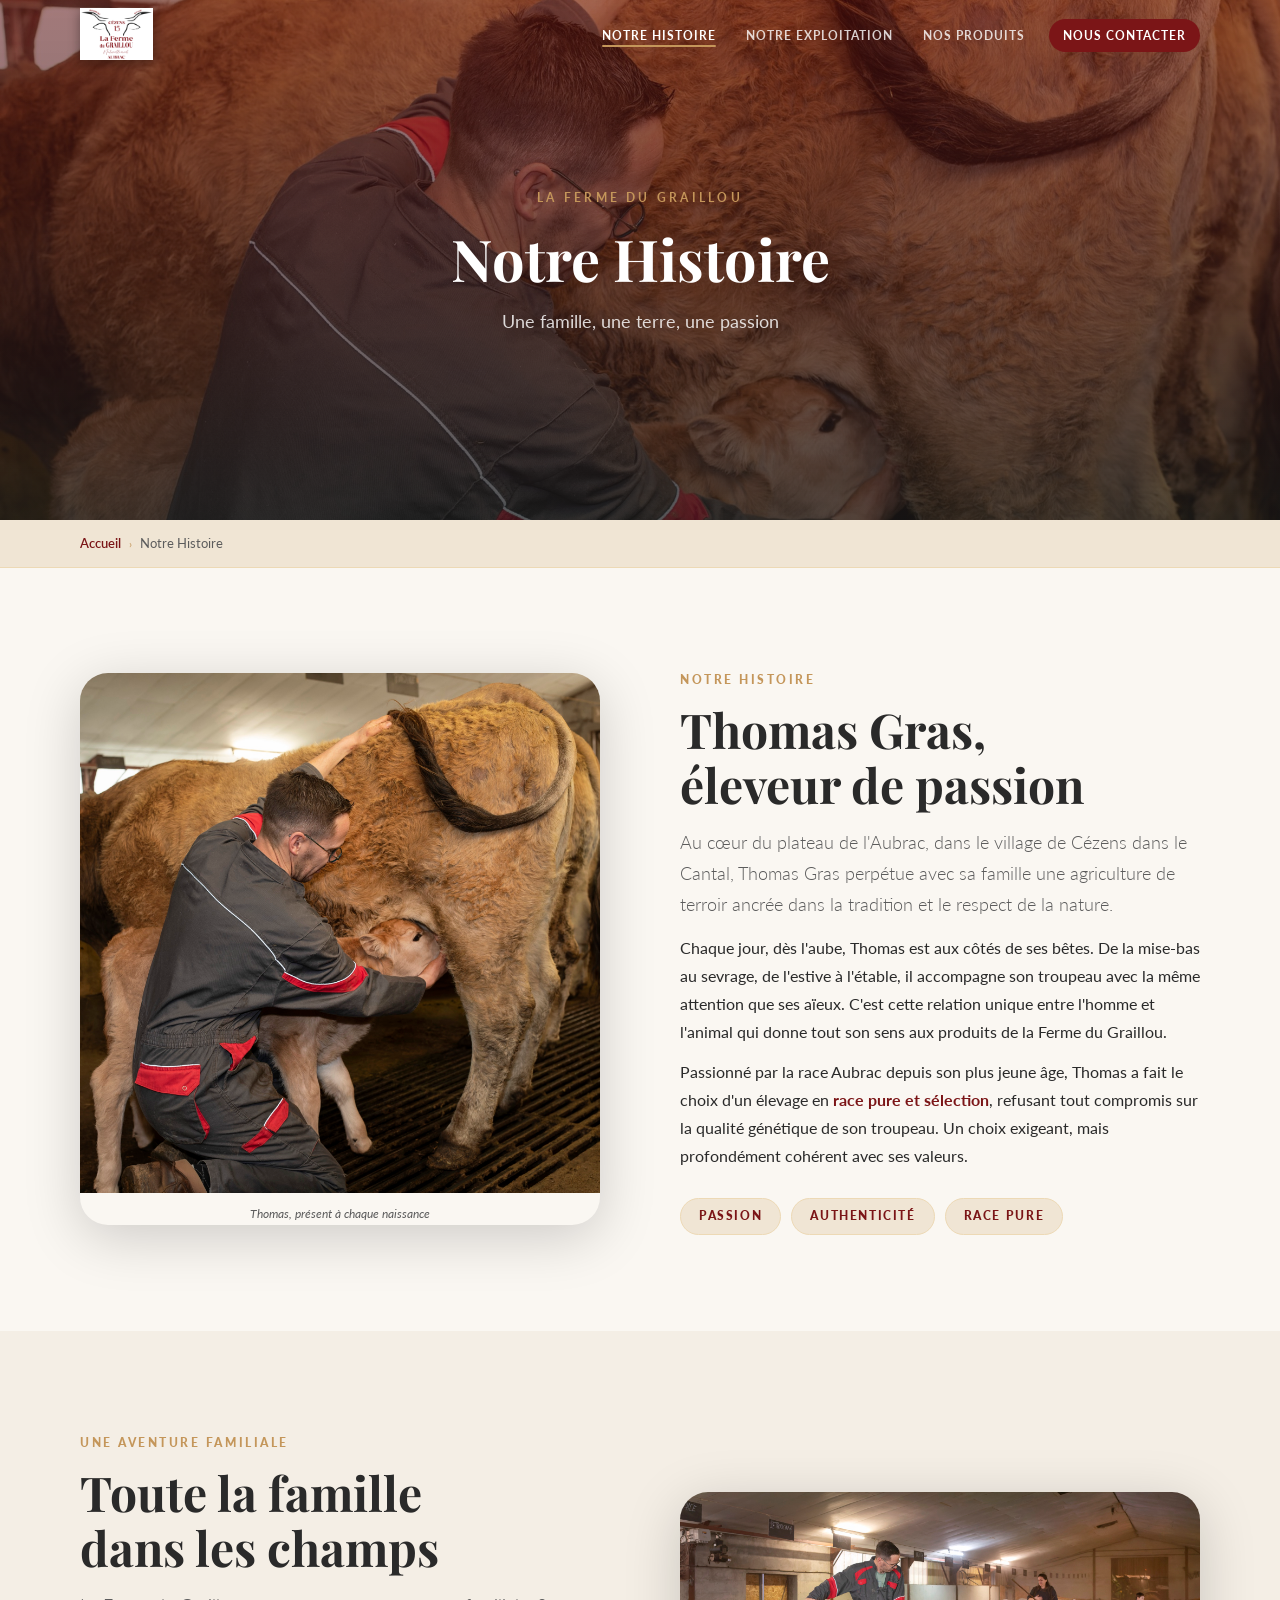
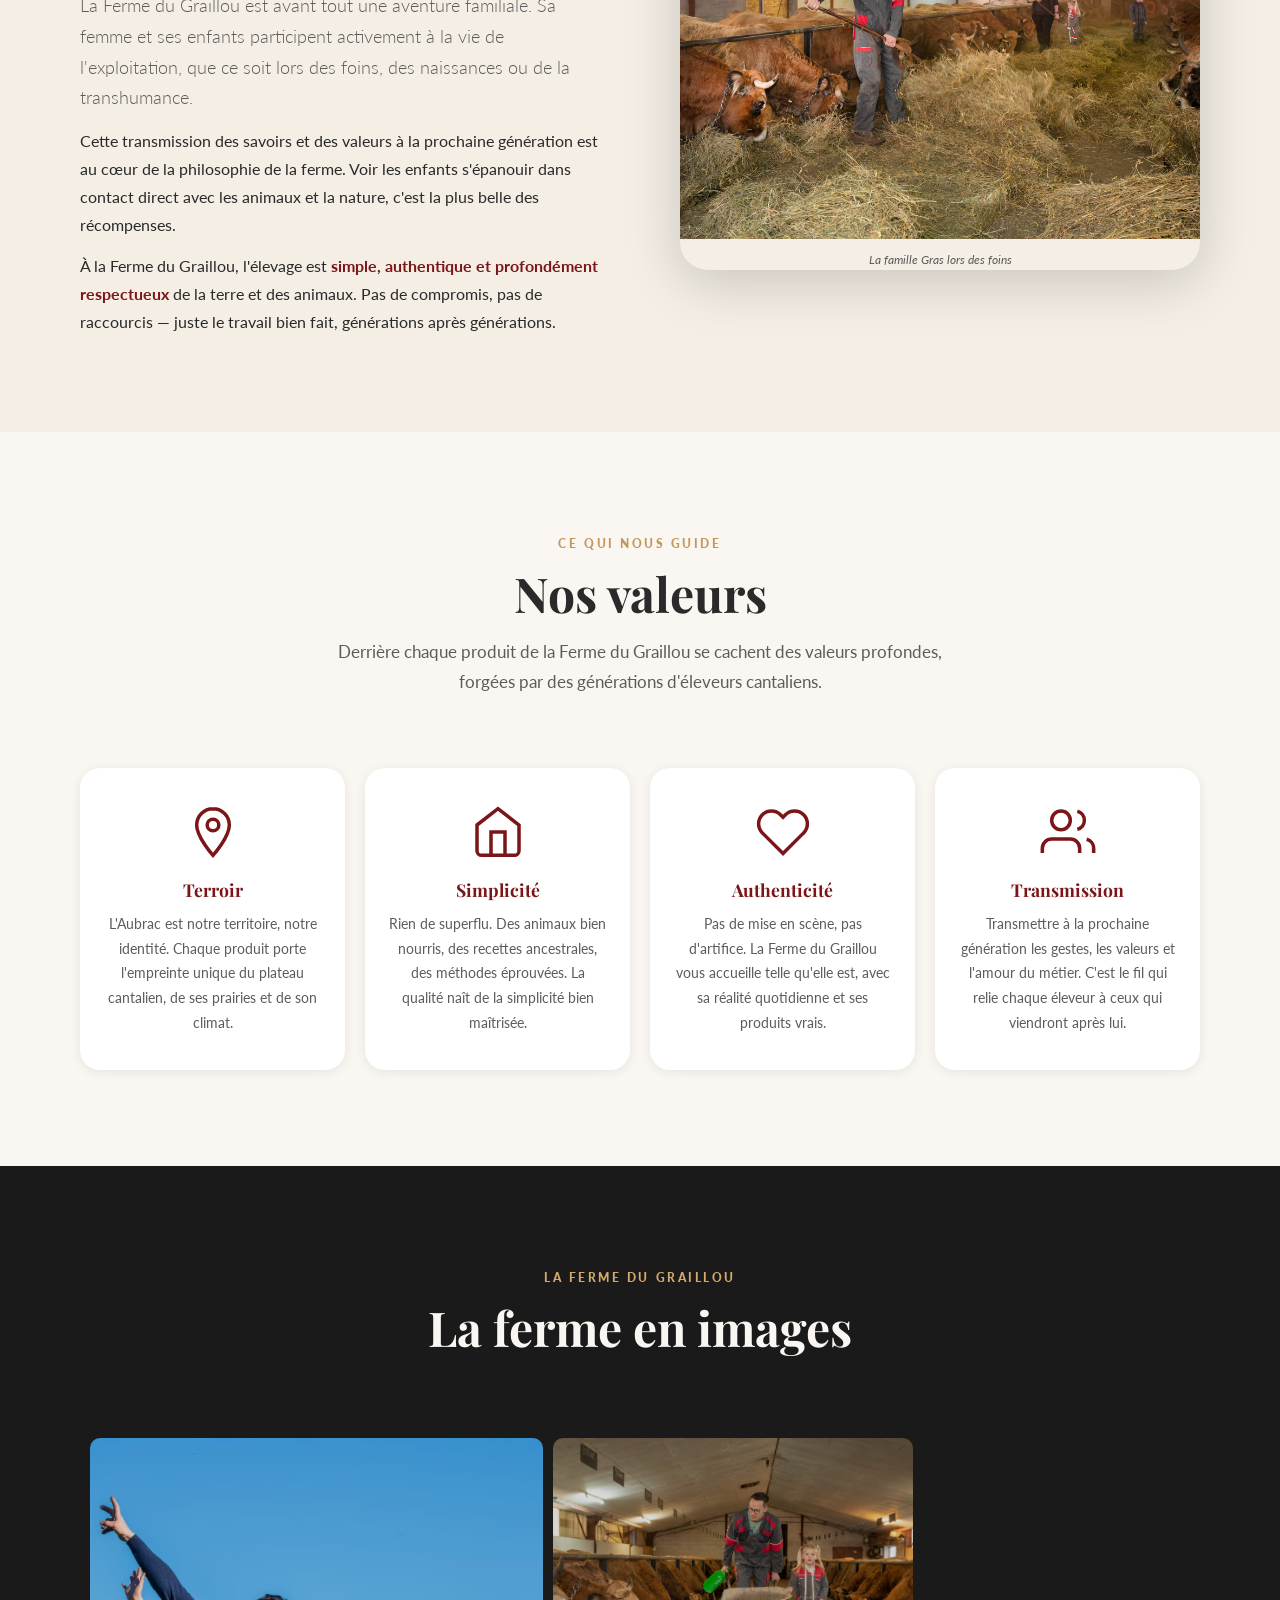
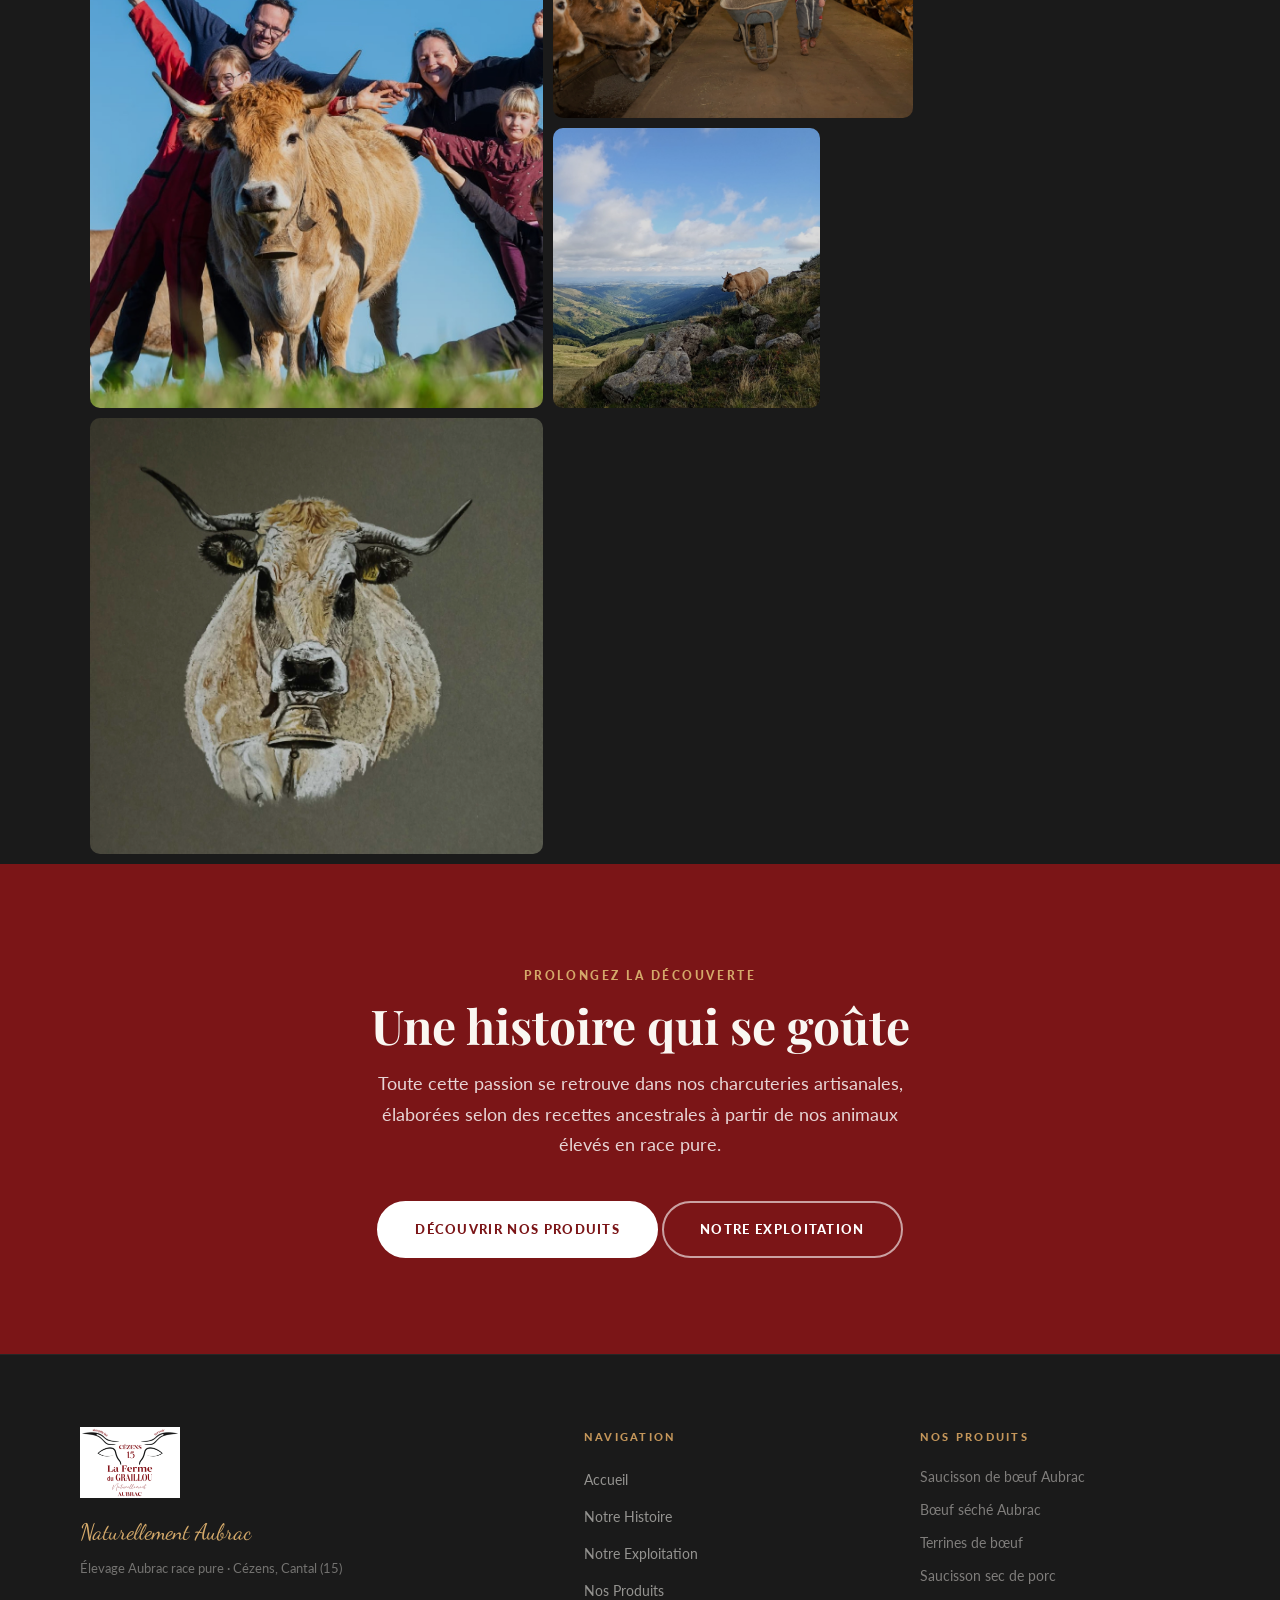
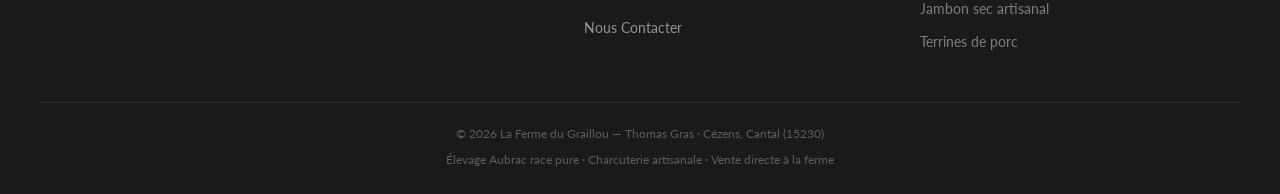
<file: histoire.html>
<!DOCTYPE html>
<html lang="fr">
<head>
  <meta charset="UTF-8">
  <meta name="viewport" content="width=device-width, initial-scale=1.0">
  <title>Notre Histoire | La Ferme du Graillou – Thomas Gras, Éleveur Aubrac à Cézens</title>
  <meta name="description" content="Découvrez l'histoire de Thomas Gras et de la Ferme du Graillou à Cézens dans le Cantal. Un élevage Aubrac race pure conduit avec passion, authenticité et respect des traditions ancestrales.">
  <link rel="canonical" href="https://www.lafermedugraillou.fr/histoire.html">
  <meta name="robots" content="index, follow">

  <!-- Open Graph -->
  <meta property="og:type" content="website">
  <meta property="og:url" content="https://www.lafermedugraillou.fr/histoire.html">
  <meta property="og:title" content="Notre Histoire | La Ferme du Graillou">
  <meta property="og:description" content="L'histoire de Thomas Gras et de la Ferme du Graillou – élevage Aubrac race pure à Cézens, Cantal.">
  <meta property="og:image" content="https://www.lafermedugraillou.fr/images/G23_9295-CR2_DxO_DeepPRIME.jpg">
  <meta property="og:locale" content="fr_FR">
  <meta name="twitter:card" content="summary_large_image">

  <!-- Fonts -->
  <link rel="preconnect" href="https://fonts.googleapis.com">
  <link rel="preconnect" href="https://fonts.gstatic.com" crossorigin>
  <link href="https://fonts.googleapis.com/css2?family=Dancing+Script:wght@600;700&family=Lato:wght@400;700&family=Playfair+Display:ital,wght@0,700;0,800;1,700&display=swap" rel="stylesheet">
  <link rel="stylesheet" href="style.css">

  <!-- Schema.org -->
  <script type="application/ld+json">
  {
    "@context": "https://schema.org",
    "@graph": [
      {
        "@type": "BreadcrumbList",
        "itemListElement": [
          { "@type": "ListItem", "position": 1, "name": "Accueil", "item": "https://www.lafermedugraillou.fr/" },
          { "@type": "ListItem", "position": 2, "name": "Notre Histoire", "item": "https://www.lafermedugraillou.fr/histoire.html" }
        ]
      },
      {
        "@type": "Person",
        "name": "Thomas Gras",
        "jobTitle": "Éleveur – Charcutier artisanal",
        "worksFor": {
          "@type": "LocalBusiness",
          "name": "La Ferme du Graillou",
          "url": "https://www.lafermedugraillou.fr"
        },
        "address": {
          "@type": "PostalAddress",
          "streetAddress": "Le Bourg",
          "addressLocality": "Cézens",
          "postalCode": "15230",
          "addressRegion": "Cantal",
          "addressCountry": "FR"
        }
      }
    ]
  }
  </script>
</head>

<body>

  <div class="scroll-progress" aria-hidden="true"></div>

  <!-- NAVIGATION -->
  <header class="site-header" id="site-header">
    <nav class="nav-container" aria-label="Navigation principale">
      <a href="index.html" class="nav-logo" aria-label="La Ferme du Graillou – Retour à l'accueil">
        <img src="images/LOGO.pdf_20240627_192916_0000.png"
             alt="Logo La Ferme du Graillou – Élevage Aubrac Cézens Cantal"
             width="110" height="74">
      </a>
      <button class="nav-toggle" id="nav-toggle"
              aria-expanded="false" aria-controls="nav-menu"
              aria-label="Ouvrir le menu de navigation">
        <span class="burger-line"></span>
        <span class="burger-line"></span>
        <span class="burger-line"></span>
      </button>
      <ul class="nav-menu" id="nav-menu" role="list">
        <li><a href="histoire.html"     class="nav-link is-active">Notre Histoire</a></li>
        <li><a href="exploitation.html" class="nav-link">Notre Exploitation</a></li>
        <li><a href="produits.html"     class="nav-link">Nos Produits</a></li>
        <li><a href="contact.html"      class="nav-link nav-cta">Nous Contacter</a></li>
      </ul>
    </nav>
  </header>

  <main id="main">

    <!-- PAGE HERO -->
    <section class="page-hero" aria-label="Notre Histoire">
      <img src="images/G23_9295-CR2_DxO_DeepPRIME.jpg"
           alt="Thomas Gras aide un veau nouveau-né dans l'étable de la Ferme du Graillou, Cézens, Cantal"
           class="page-hero-img" fetchpriority="high" decoding="async">
      <div class="page-hero-overlay" aria-hidden="true"></div>
      <div class="page-hero-content">
        <p class="page-hero-eyebrow">La Ferme du Graillou</p>
        <h1 class="page-hero-title">Notre Histoire</h1>
        <p class="page-hero-sub">Une famille, une terre, une passion</p>
      </div>
    </section>

    <!-- BREADCRUMB -->
    <nav class="breadcrumb" aria-label="Fil d'Ariane">
      <div class="breadcrumb-inner">
        <a href="index.html">Accueil</a>
        <span class="breadcrumb-sep" aria-hidden="true">›</span>
        <span>Notre Histoire</span>
      </div>
    </nav>

    <!-- SECTION 1 : Thomas Gras -->
    <section class="section section-histoire" aria-labelledby="h-thomas">
      <div class="container">
        <div class="split-layout">

          <div class="split-image" data-animate="fade-right">
            <figure class="img-frame">
              <img src="images/G23_9295-CR2_DxO_DeepPRIME.jpg"
                   alt="Thomas Gras aux côtés d'un veau nouveau-né dans l'étable en pierre de la Ferme du Graillou"
                   loading="lazy" decoding="async">
              <figcaption>Thomas, présent à chaque naissance</figcaption>
            </figure>
          </div>

          <div class="split-text">
            <span class="eyebrow" data-animate="fade-up">Notre Histoire</span>
            <h2 id="h-thomas" class="section-title" data-animate="fade-up" style="--anim-delay:80ms">
              Thomas Gras,<br>éleveur de passion
            </h2>
            <p class="lead-text" data-animate="fade-up" style="--anim-delay:160ms">
              Au cœur du plateau de l'Aubrac, dans le village de Cézens dans le Cantal, Thomas Gras perpétue avec sa famille une agriculture de terroir ancrée dans la tradition et le respect de la nature.
            </p>
            <p data-animate="fade-up" style="--anim-delay:200ms">
              Chaque jour, dès l'aube, Thomas est aux côtés de ses bêtes. De la mise-bas au sevrage, de l'estive à l'étable, il accompagne son troupeau avec la même attention que ses aïeux. C'est cette relation unique entre l'homme et l'animal qui donne tout son sens aux produits de la Ferme du Graillou.
            </p>
            <p data-animate="fade-up" style="--anim-delay:240ms">
              Passionné par la race Aubrac depuis son plus jeune âge, Thomas a fait le choix d'un élevage en <strong>race pure et sélection</strong>, refusant tout compromis sur la qualité génétique de son troupeau. Un choix exigeant, mais profondément cohérent avec ses valeurs.
            </p>
            <div class="tag-row" data-animate="fade-up" style="--anim-delay:300ms">
              <span class="tag">Passion</span>
              <span class="tag">Authenticité</span>
              <span class="tag">Race pure</span>
            </div>
          </div>

        </div>
      </div>
    </section>

    <!-- SECTION 2 : Aventure familiale -->
    <section class="section" style="background:var(--gris);" aria-labelledby="h-famille">
      <div class="container">
        <div class="split-layout">

          <div class="split-text">
            <span class="eyebrow" data-animate="fade-up">Une aventure familiale</span>
            <h2 id="h-famille" class="section-title" data-animate="fade-up" style="--anim-delay:80ms">
              Toute la famille<br>dans les champs
            </h2>
            <p class="lead-text" data-animate="fade-up" style="--anim-delay:160ms">
              La Ferme du Graillou est avant tout une aventure familiale. Sa femme et ses enfants participent activement à la vie de l'exploitation, que ce soit lors des foins, des naissances ou de la transhumance.
            </p>
            <p data-animate="fade-up" style="--anim-delay:200ms">
              Cette transmission des savoirs et des valeurs à la prochaine génération est au cœur de la philosophie de la ferme. Voir les enfants s'épanouir dans contact direct avec les animaux et la nature, c'est la plus belle des récompenses.
            </p>
            <p data-animate="fade-up" style="--anim-delay:240ms">
              À la Ferme du Graillou, l'élevage est <strong>simple, authentique et profondément respectueux</strong> de la terre et des animaux. Pas de compromis, pas de raccourcis — juste le travail bien fait, générations après générations.
            </p>
          </div>

          <div class="split-image" data-animate="fade-left">
            <figure class="img-frame">
              <img src="images/G23_9355-CR2_DxO_DeepPRIME_1.jpg"
                   alt="La famille Gras lors des foins dans les prairies de Cézens avec les vaches Aubrac"
                   loading="lazy" decoding="async">
              <figcaption>La famille Gras lors des foins</figcaption>
            </figure>
          </div>

        </div>
      </div>
    </section>

    <!-- SECTION 3 : Nos valeurs -->
    <section class="section" aria-labelledby="h-valeurs">
      <div class="container">

        <div class="section-header-centered">
          <span class="eyebrow" data-animate="fade-up">Ce qui nous guide</span>
          <h2 id="h-valeurs" class="section-title" data-animate="fade-up" style="--anim-delay:80ms">
            Nos valeurs
          </h2>
          <p class="intro-text" data-animate="fade-up" style="--anim-delay:160ms">
            Derrière chaque produit de la Ferme du Graillou se cachent des valeurs profondes, forgées par des générations d'éleveurs cantaliens.
          </p>
        </div>

        <div class="valeurs-grid">

          <div class="valeur-card" data-animate="fade-up">
            <div class="valeur-icon" aria-hidden="true">
              <svg viewBox="0 0 24 24" width="32" height="32" fill="none" stroke="currentColor" stroke-width="1.5"><path d="M12 2C8.13 2 5 5.13 5 9c0 5.25 7 13 7 13s7-7.75 7-13c0-3.87-3.13-7-7-7zm0 9.5c-1.38 0-2.5-1.12-2.5-2.5s1.12-2.5 2.5-2.5 2.5 1.12 2.5 2.5-1.12 2.5-2.5 2.5z"/></svg>
            </div>
            <h3>Terroir</h3>
            <p>L'Aubrac est notre territoire, notre identité. Chaque produit porte l'empreinte unique du plateau cantalien, de ses prairies et de son climat.</p>
          </div>

          <div class="valeur-card" data-animate="fade-up" style="--anim-delay:80ms">
            <div class="valeur-icon" aria-hidden="true">
              <svg viewBox="0 0 24 24" width="32" height="32" fill="none" stroke="currentColor" stroke-width="1.5"><path d="M3 9l9-7 9 7v11a2 2 0 01-2 2H5a2 2 0 01-2-2V9z"/><polyline points="9 22 9 12 15 12 15 22"/></svg>
            </div>
            <h3>Simplicité</h3>
            <p>Rien de superflu. Des animaux bien nourris, des recettes ancestrales, des méthodes éprouvées. La qualité naît de la simplicité bien maîtrisée.</p>
          </div>

          <div class="valeur-card" data-animate="fade-up" style="--anim-delay:160ms">
            <div class="valeur-icon" aria-hidden="true">
              <svg viewBox="0 0 24 24" width="32" height="32" fill="none" stroke="currentColor" stroke-width="1.5"><path d="M20.84 4.61a5.5 5.5 0 00-7.78 0L12 5.67l-1.06-1.06a5.5 5.5 0 00-7.78 7.78l1.06 1.06L12 21.23l7.78-7.78 1.06-1.06a5.5 5.5 0 000-7.78z"/></svg>
            </div>
            <h3>Authenticité</h3>
            <p>Pas de mise en scène, pas d'artifice. La Ferme du Graillou vous accueille telle qu'elle est, avec sa réalité quotidienne et ses produits vrais.</p>
          </div>

          <div class="valeur-card" data-animate="fade-up" style="--anim-delay:240ms">
            <div class="valeur-icon" aria-hidden="true">
              <svg viewBox="0 0 24 24" width="32" height="32" fill="none" stroke="currentColor" stroke-width="1.5"><path d="M17 21v-2a4 4 0 00-4-4H5a4 4 0 00-4 4v2"/><circle cx="9" cy="7" r="4"/><path d="M23 21v-2a4 4 0 00-3-3.87"/><path d="M16 3.13a4 4 0 010 7.75"/></svg>
            </div>
            <h3>Transmission</h3>
            <p>Transmettre à la prochaine génération les gestes, les valeurs et l'amour du métier. C'est le fil qui relie chaque éleveur à ceux qui viendront après lui.</p>
          </div>

        </div>

      </div>
    </section>

    <!-- SECTION 4 : La ferme en images -->
    <section class="section section-galerie" aria-labelledby="h-ferme-images">
      <div class="container">
        <div class="section-header-centered">
          <span class="eyebrow eyebrow--light" data-animate="fade-up">La Ferme du Graillou</span>
          <h2 id="h-ferme-images" class="section-title section-title--light" data-animate="fade-up" style="--anim-delay:80ms">
            La ferme en images
          </h2>
        </div>
        <div class="bento-grid" data-animate="fade-up" style="--anim-delay:120ms">
          <figure class="bento-item bento-a">
            <img src="images/IMG-20260101-WA0011.jpg"
                 alt="La famille Gras avec leurs vaches Aubrac dans les prairies de Cézens, Cantal"
                 loading="lazy" decoding="async">
          </figure>
          <figure class="bento-item bento-b">
            <img src="images/G23_9233-CR2_DxO_DeepPRIME.jpg"
                 alt="Thomas Gras et sa famille distribuent le fourrage aux vaches Aubrac dans l'étable"
                 loading="lazy" decoding="async">
          </figure>
          <figure class="bento-item bento-c">
            <img src="images/G23_9130-CR2_DxO_DeepPRIME.jpg"
                 alt="La grange en pierre traditionnelle de la Ferme du Graillou à Cézens"
                 loading="lazy" decoding="async">
          </figure>
          <figure class="bento-item bento-d">
            <img src="images/IMG-20260209-WA0002.jpg"
                 alt="Paysage de l'Aubrac avec les vaches Aubrac dans les prairies verdoyantes"
                 loading="lazy" decoding="async">
          </figure>
          <figure class="bento-item bento-e">
            <img src="images/G23_9182-CR2_DxO_DeepPRIME.jpg"
                 alt="Troupeau de vaches Aubrac dans l'étable de la Ferme du Graillou"
                 loading="lazy" decoding="async">
          </figure>
          <figure class="bento-item bento-f">
            <img src="images/Messenger_creation_423079636916144.jpeg"
                 alt="Illustration artistique d'une vache Aubrac représentant la race pure Aubrac du Massif Central"
                 loading="lazy" decoding="async">
          </figure>
        </div>
      </div>
    </section>

    <!-- CTA -->
    <section class="section" style="background:var(--rouge); text-align:center;" aria-label="Découvrir nos produits">
      <div class="container">
        <span class="eyebrow eyebrow--light" data-animate="fade-up">Prolongez la découverte</span>
        <h2 class="section-title section-title--light" data-animate="fade-up" style="--anim-delay:80ms">
          Une histoire qui se goûte
        </h2>
        <p style="color:rgba(255,255,255,.82); max-width:560px; margin:0 auto var(--sp-lg); font-size:clamp(1rem,1.8vw,1.1rem);" data-animate="fade-up" style="--anim-delay:160ms">
          Toute cette passion se retrouve dans nos charcuteries artisanales, élaborées selon des recettes ancestrales à partir de nos animaux élevés en race pure.
        </p>
        <div class="hero-ctas" data-animate="fade-up" style="--anim-delay:240ms">
          <a href="produits.html" class="btn btn-secondary">Découvrir nos produits</a>
          <a href="exploitation.html" class="btn btn-outline-light">Notre exploitation</a>
        </div>
      </div>
    </section>

  </main>

  <!-- FOOTER -->
  <footer class="site-footer" role="contentinfo">
    <div class="footer-inner">
      <div class="footer-brand">
        <img src="images/LOGO.pdf_20240627_192916_0000.png"
             alt="Logo La Ferme du Graillou" width="100" height="67" loading="lazy">
        <p class="footer-script">Naturellement Aubrac</p>
        <p class="footer-sub">Élevage Aubrac race pure · Cézens, Cantal (15)</p>
      </div>
      <nav class="footer-nav" aria-label="Navigation secondaire">
        <p class="footer-nav-title">Navigation</p>
        <ul role="list">
          <li><a href="index.html">Accueil</a></li>
          <li><a href="histoire.html">Notre Histoire</a></li>
          <li><a href="exploitation.html">Notre Exploitation</a></li>
          <li><a href="produits.html">Nos Produits</a></li>
          <li><a href="contact.html">Nous Contacter</a></li>
        </ul>
      </nav>
      <div class="footer-produits">
        <p class="footer-nav-title">Nos Produits</p>
        <ul role="list">
          <li>Saucisson de bœuf Aubrac</li>
          <li>Bœuf séché Aubrac</li>
          <li>Terrines de bœuf</li>
          <li>Saucisson sec de porc</li>
          <li>Jambon sec artisanal</li>
          <li>Terrines de porc</li>
        </ul>
      </div>
    </div>
    <div class="footer-bottom">
      <p>© <span id="yr"></span> La Ferme du Graillou — Thomas Gras · Cézens, Cantal (15230)</p>
      <p>Élevage Aubrac race pure · Charcuterie artisanale · Vente directe à la ferme</p>
    </div>
  </footer>

  <script>
  (() => {
    'use strict';
    document.getElementById('yr').textContent = new Date().getFullYear();
    const bar = document.querySelector('.scroll-progress');
    window.addEventListener('scroll', () => {
      const pct = window.scrollY / (document.documentElement.scrollHeight - window.innerHeight);
      bar.style.transform = `scaleX(${pct})`;
      document.getElementById('site-header').classList.toggle('is-scrolled', window.scrollY > 60);
    }, { passive: true });
    const toggle = document.getElementById('nav-toggle');
    const menu   = document.getElementById('nav-menu');
    const overlay = document.createElement('div');
    overlay.className = 'nav-overlay';
    document.body.appendChild(overlay);
    const closeMenu = () => {
      menu.classList.remove('is-open');
      toggle.classList.remove('is-open');
      toggle.setAttribute('aria-expanded', 'false');
      overlay.classList.remove('is-visible');
      document.body.classList.remove('menu-open');
    };
    toggle.addEventListener('click', () => {
      const open = menu.classList.toggle('is-open');
      toggle.classList.toggle('is-open', open);
      toggle.setAttribute('aria-expanded', open);
      overlay.classList.toggle('is-visible', open);
      document.body.classList.toggle('menu-open', open);
    });
    overlay.addEventListener('click', closeMenu);
    menu.querySelectorAll('.nav-link').forEach(l => l.addEventListener('click', closeMenu));
    const animObs = new IntersectionObserver(entries => {
      entries.forEach(e => {
        if (e.isIntersecting) { e.target.classList.add('is-visible'); animObs.unobserve(e.target); }
      });
    }, { threshold: 0.1 });
    document.querySelectorAll('[data-animate]').forEach(el => animObs.observe(el));
  })();
  </script>

</body>
</html>
</file>
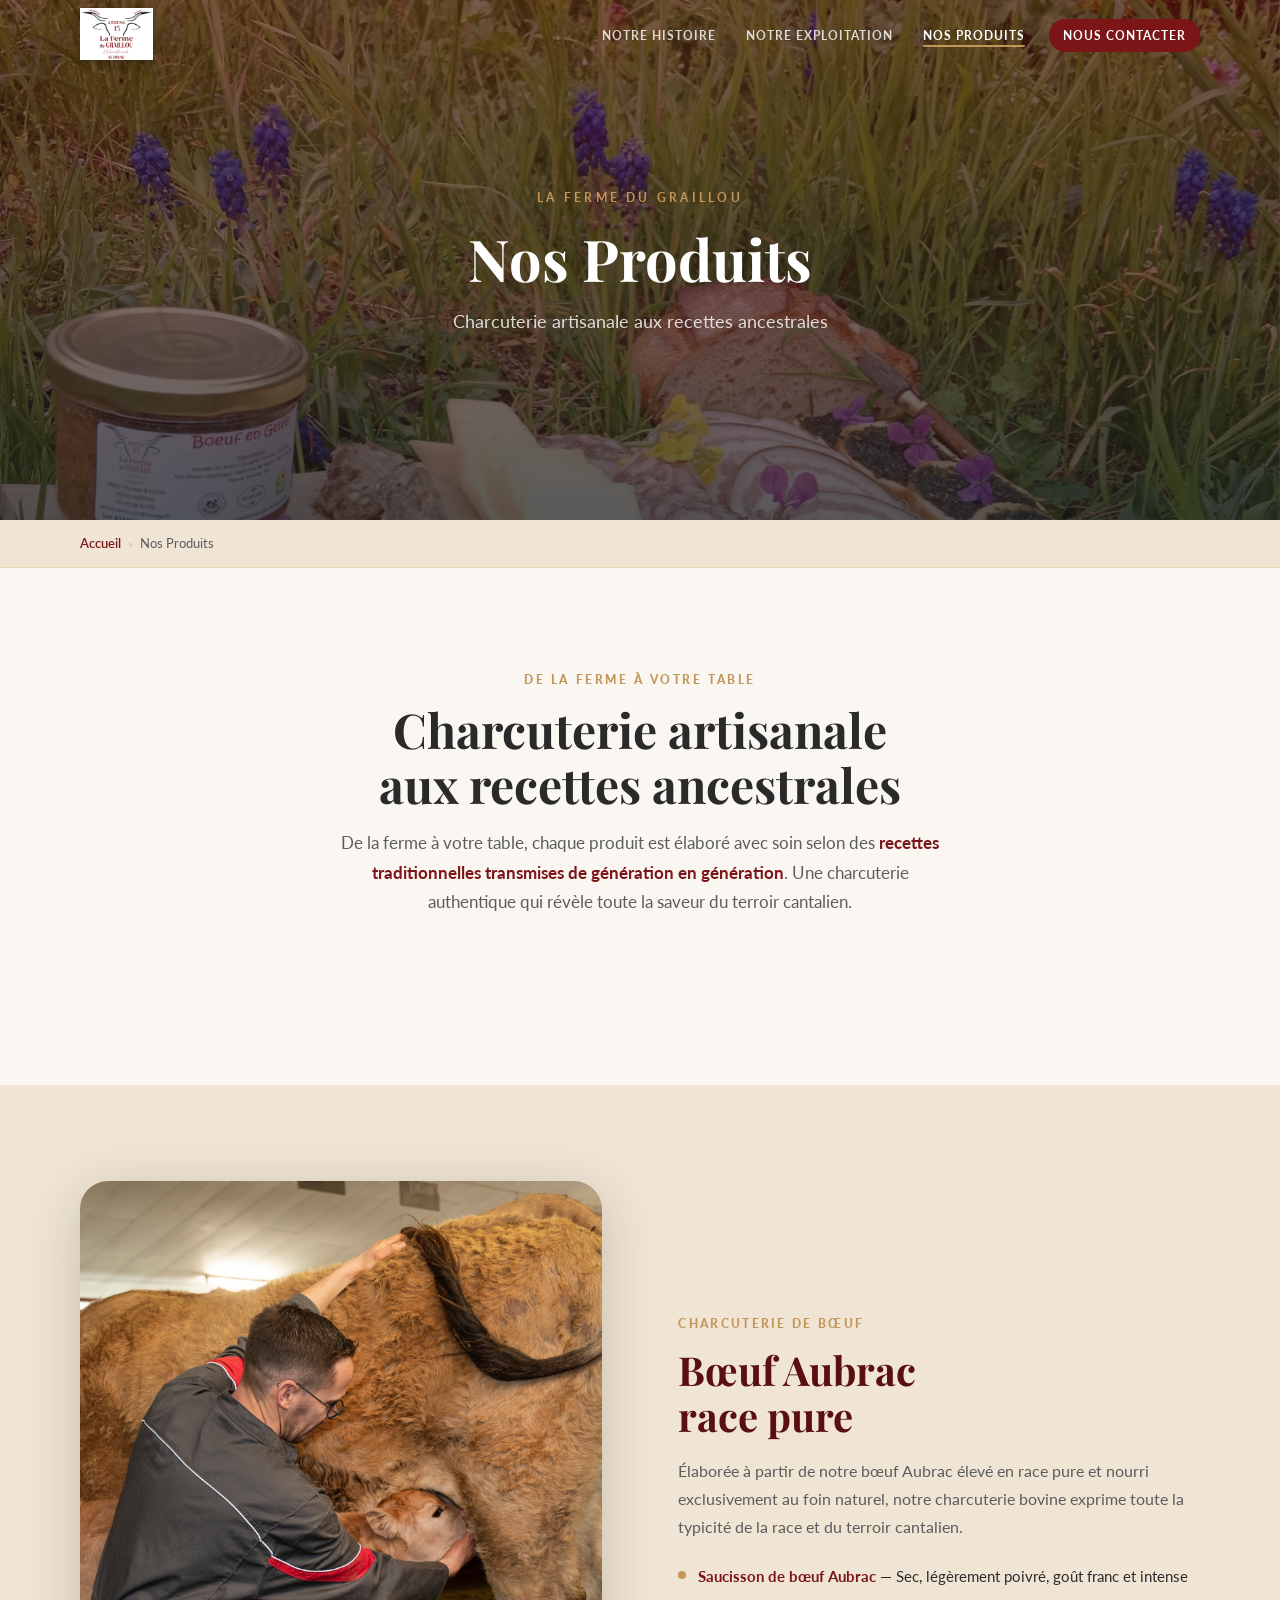
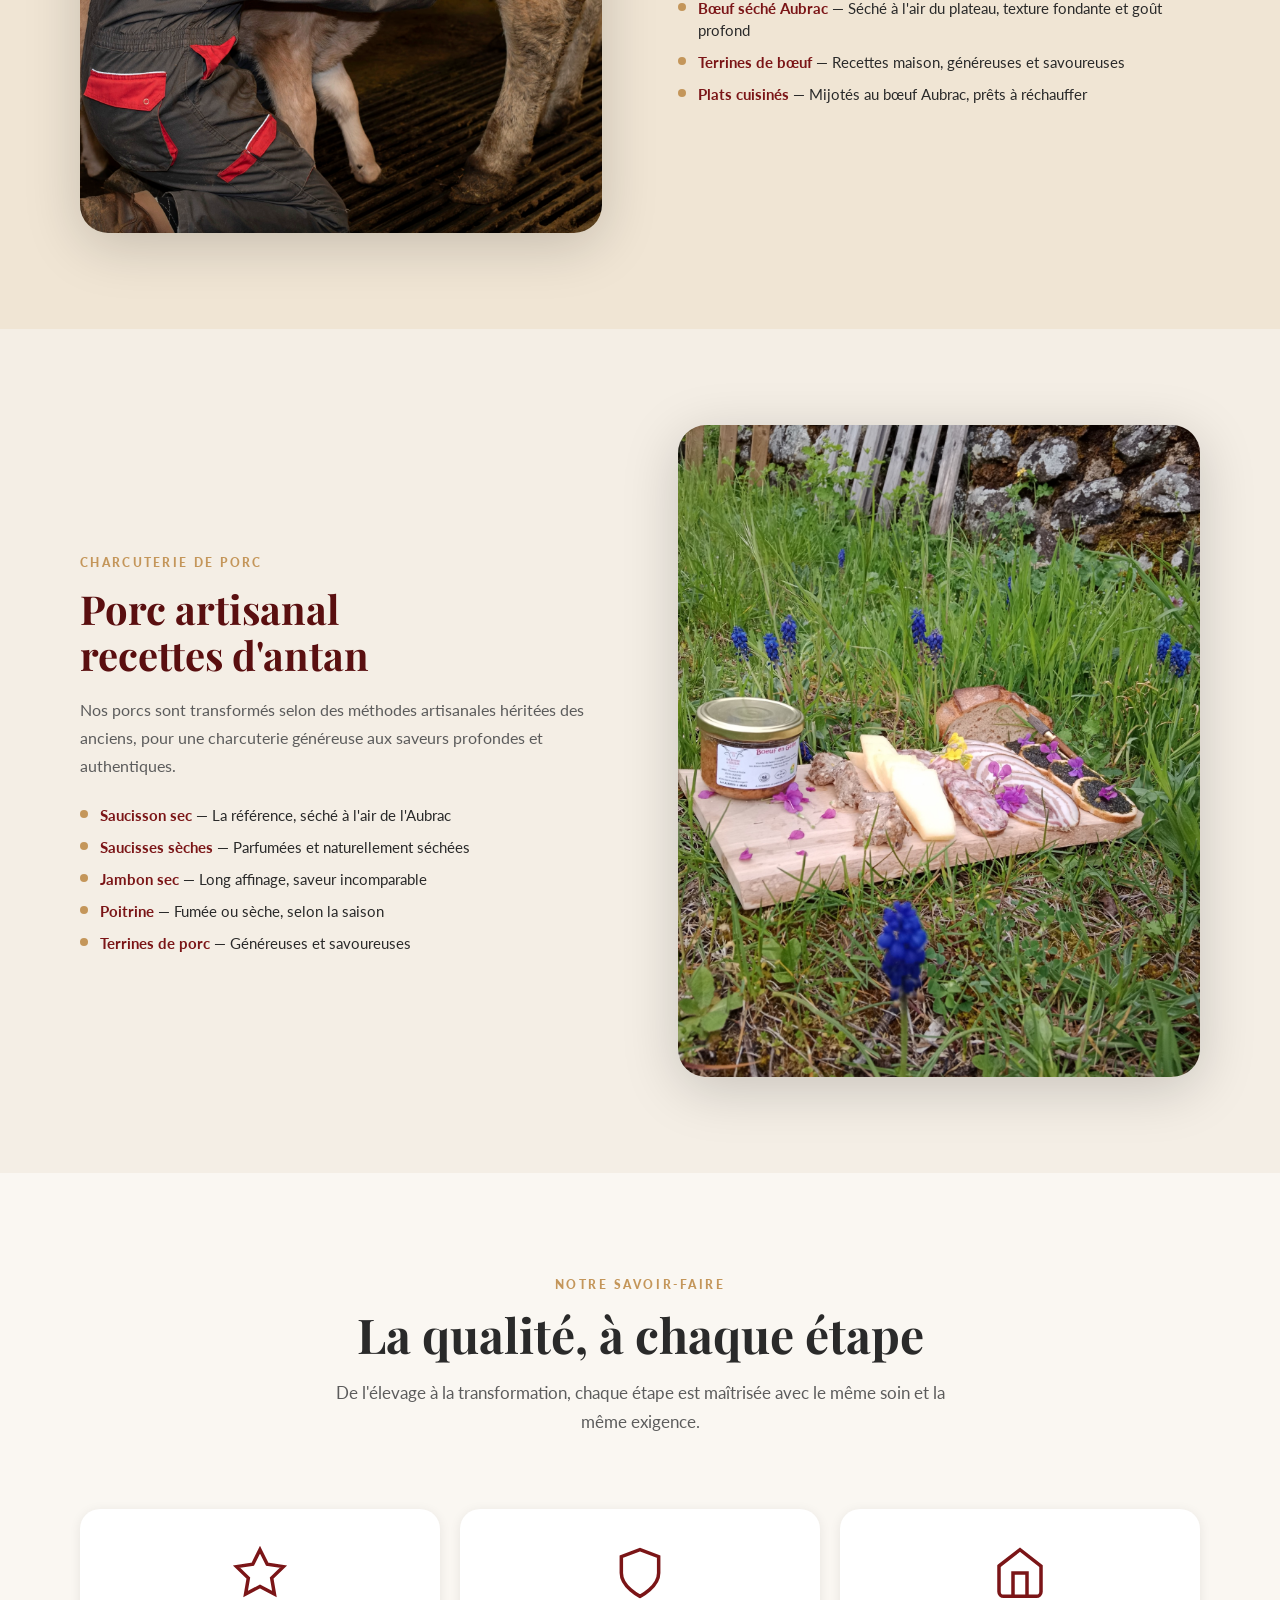
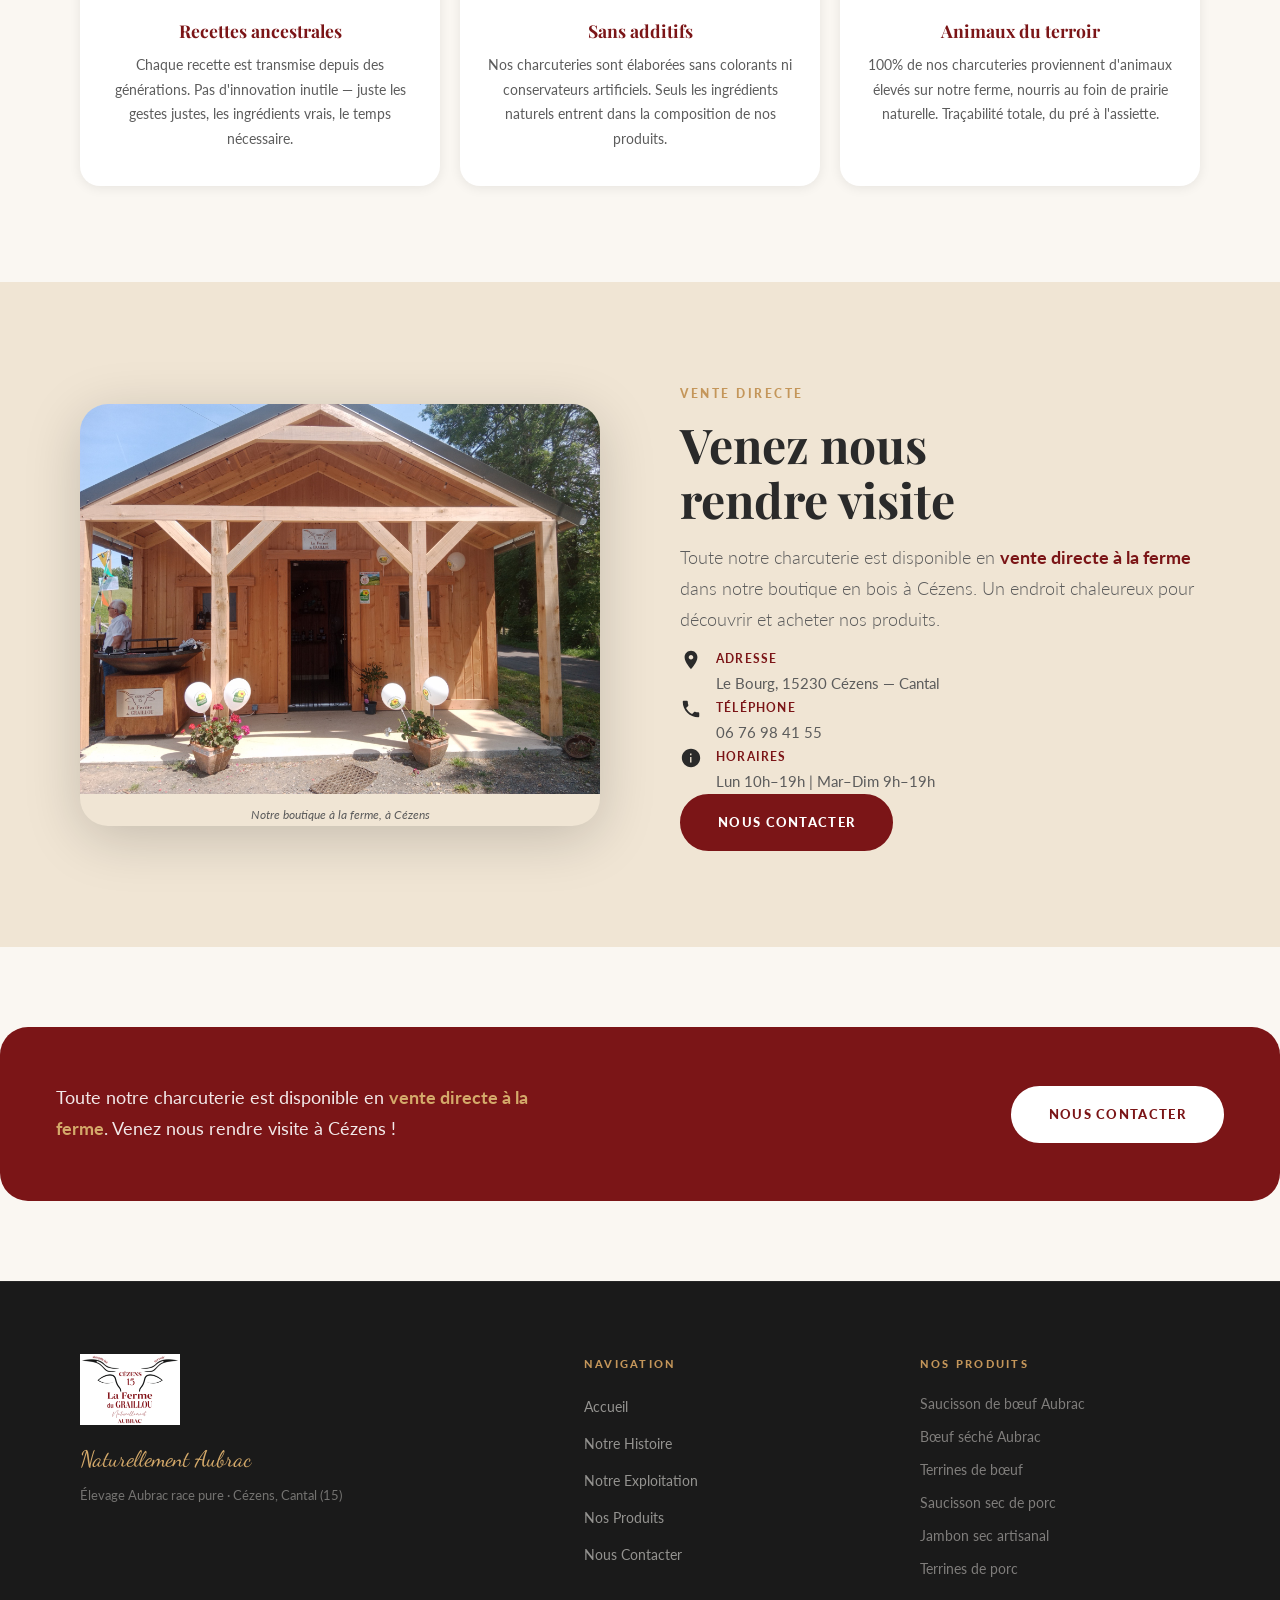
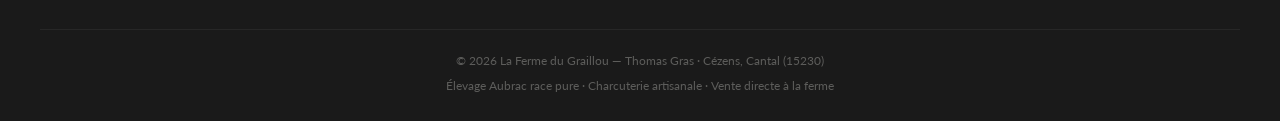
<file: produits.html>
<!DOCTYPE html>
<html lang="fr">
<head>
  <meta charset="UTF-8">
  <meta name="viewport" content="width=device-width, initial-scale=1.0">
  <title>Nos Produits | Charcuterie Artisanale Aubrac – La Ferme du Graillou, Cézens Cantal</title>
  <meta name="description" content="Découvrez nos charcuteries artisanales : saucisson de bœuf Aubrac, bœuf séché, jambon sec, terrines et plats cuisinés. Recettes ancestrales, vente directe à la ferme à Cézens (15).">
  <link rel="canonical" href="https://www.lafermedugraillou.fr/produits.html">
  <meta name="robots" content="index, follow">

  <!-- Open Graph -->
  <meta property="og:type" content="website">
  <meta property="og:url" content="https://www.lafermedugraillou.fr/produits.html">
  <meta property="og:title" content="Nos Produits | Charcuterie Artisanale Aubrac – La Ferme du Graillou">
  <meta property="og:description" content="Saucisson bœuf Aubrac, bœuf séché, jambon sec artisanal, terrines — charcuteries aux recettes ancestrales, vente directe ferme à Cézens, Cantal.">
  <meta property="og:image" content="https://www.lafermedugraillou.fr/images/IMG_20230508_192438.jpg">
  <meta property="og:locale" content="fr_FR">
  <meta name="twitter:card" content="summary_large_image">

  <!-- Fonts -->
  <link rel="preconnect" href="https://fonts.googleapis.com">
  <link rel="preconnect" href="https://fonts.gstatic.com" crossorigin>
  <link href="https://fonts.googleapis.com/css2?family=Dancing+Script:wght@600;700&family=Lato:wght@400;700&family=Playfair+Display:ital,wght@0,700;0,800;1,700&display=swap" rel="stylesheet">
  <link rel="stylesheet" href="style.css">

  <!-- Schema.org -->
  <script type="application/ld+json">
  {
    "@context": "https://schema.org",
    "@graph": [
      {
        "@type": "BreadcrumbList",
        "itemListElement": [
          { "@type": "ListItem", "position": 1, "name": "Accueil", "item": "https://www.lafermedugraillou.fr/" },
          { "@type": "ListItem", "position": 2, "name": "Nos Produits", "item": "https://www.lafermedugraillou.fr/produits.html" }
        ]
      },
      {
        "@type": "ItemList",
        "name": "Charcuteries artisanales La Ferme du Graillou",
        "description": "Charcuteries artisanales de bœuf Aubrac et de porc, élaborées selon des recettes ancestrales, vente directe à la ferme à Cézens dans le Cantal.",
        "itemListElement": [
          { "@type": "ListItem", "position": 1, "item": { "@type": "Product", "name": "Saucisson de bœuf Aubrac", "description": "Saucisson sec élaboré à partir de bœuf Aubrac race pure, élevé au foin de prairie naturelle à Cézens dans le Cantal." } },
          { "@type": "ListItem", "position": 2, "item": { "@type": "Product", "name": "Bœuf séché Aubrac", "description": "Bœuf séché traditionnel issu de vaches Aubrac nourries au foin de prairie naturelle, recette ancestrale cantalienne." } },
          { "@type": "ListItem", "position": 3, "item": { "@type": "Product", "name": "Terrines de bœuf Aubrac", "description": "Terrines artisanales de bœuf Aubrac aux recettes de tradition du Massif Central." } },
          { "@type": "ListItem", "position": 4, "item": { "@type": "Product", "name": "Plats cuisinés au bœuf Aubrac", "description": "Plats cuisinés maison à base de bœuf Aubrac race pure, recettes cantalières traditionnelles." } },
          { "@type": "ListItem", "position": 5, "item": { "@type": "Product", "name": "Saucisson sec de porc", "description": "Saucisson sec artisanal de porc, séché à l'air de l'Aubrac selon une recette ancestrale." } },
          { "@type": "ListItem", "position": 6, "item": { "@type": "Product", "name": "Jambon sec artisanal", "description": "Jambon sec à long affinage, élaboré selon la tradition charcutière cantalienne." } }
        ]
      }
    ]
  }
  </script>
</head>

<body>

  <div class="scroll-progress" aria-hidden="true"></div>

  <!-- NAVIGATION -->
  <header class="site-header" id="site-header">
    <nav class="nav-container" aria-label="Navigation principale">
      <a href="index.html" class="nav-logo" aria-label="La Ferme du Graillou – Retour à l'accueil">
        <img src="images/LOGO.pdf_20240627_192916_0000.png"
             alt="Logo La Ferme du Graillou – Élevage Aubrac Cézens Cantal"
             width="110" height="74">
      </a>
      <button class="nav-toggle" id="nav-toggle"
              aria-expanded="false" aria-controls="nav-menu"
              aria-label="Ouvrir le menu de navigation">
        <span class="burger-line"></span>
        <span class="burger-line"></span>
        <span class="burger-line"></span>
      </button>
      <ul class="nav-menu" id="nav-menu" role="list">
        <li><a href="histoire.html"     class="nav-link">Notre Histoire</a></li>
        <li><a href="exploitation.html" class="nav-link">Notre Exploitation</a></li>
        <li><a href="produits.html"     class="nav-link is-active">Nos Produits</a></li>
        <li><a href="contact.html"      class="nav-link nav-cta">Nous Contacter</a></li>
      </ul>
    </nav>
  </header>

  <main id="main">

    <!-- PAGE HERO -->
    <section class="page-hero" aria-label="Nos Produits">
      <img src="images/IMG_20230508_192438.jpg"
           alt="Planche de charcuteries artisanales de la Ferme du Graillou : saucisson, bœuf séché, terrines et accompagnements"
           class="page-hero-img" fetchpriority="high" decoding="async"
           style="object-position: center 35%;">
      <div class="page-hero-overlay" aria-hidden="true"></div>
      <div class="page-hero-content">
        <p class="page-hero-eyebrow">La Ferme du Graillou</p>
        <h1 class="page-hero-title">Nos Produits</h1>
        <p class="page-hero-sub">Charcuterie artisanale aux recettes ancestrales</p>
      </div>
    </section>

    <!-- BREADCRUMB -->
    <nav class="breadcrumb" aria-label="Fil d'Ariane">
      <div class="breadcrumb-inner">
        <a href="index.html">Accueil</a>
        <span class="breadcrumb-sep" aria-hidden="true">›</span>
        <span>Nos Produits</span>
      </div>
    </nav>

    <!-- INTRO -->
    <section class="section" aria-labelledby="h-produits-intro">
      <div class="container">
        <div class="section-header-centered">
          <span class="eyebrow" data-animate="fade-up">De la ferme à votre table</span>
          <h2 id="h-produits-intro" class="section-title" data-animate="fade-up" style="--anim-delay:80ms">
            Charcuterie artisanale<br>aux recettes ancestrales
          </h2>
          <p class="intro-text" data-animate="fade-up" style="--anim-delay:160ms">
            De la ferme à votre table, chaque produit est élaboré avec soin selon des <strong>recettes traditionnelles transmises de génération en génération</strong>. Une charcuterie authentique qui révèle toute la saveur du terroir cantalien.
          </p>
        </div>
      </div>
    </section>

    <!-- SECTION : Charcuterie de bœuf -->
    <section class="section section-produits" aria-labelledby="h-boeuf">
      <div class="container">

        <article class="produit-bloc" itemscope itemtype="https://schema.org/Product">
          <div class="produit-img" data-animate="fade-right">
            <figure class="img-frame img-frame--tall">
              <img src="images/G23_9295-CR2_DxO_DeepPRIME.jpg"
                   alt="Thomas Gras aux côtés d'un veau Aubrac nouveau-né dans l'étable de la Ferme du Graillou, élevage race pure"
                   loading="lazy" decoding="async" itemprop="image">
            </figure>
          </div>
          <div class="produit-content" data-animate="fade-left">
            <span class="produit-category">Charcuterie de Bœuf</span>
            <h2 id="h-boeuf" class="produit-title" itemprop="name">Bœuf Aubrac<br>race pure</h2>
            <p itemprop="description">
              Élaborée à partir de notre bœuf Aubrac élevé en race pure et nourri exclusivement au foin naturel, notre charcuterie bovine exprime toute la typicité de la race et du terroir cantalien.
            </p>
            <ul class="produit-list" role="list">
              <li><span class="pl-dot" aria-hidden="true"></span><span><strong>Saucisson de bœuf Aubrac</strong> — Sec, légèrement poivré, goût franc et intense</span></li>
              <li><span class="pl-dot" aria-hidden="true"></span><span><strong>Bœuf séché Aubrac</strong> — Séché à l'air du plateau, texture fondante et goût profond</span></li>
              <li><span class="pl-dot" aria-hidden="true"></span><span><strong>Terrines de bœuf</strong> — Recettes maison, généreuses et savoureuses</span></li>
              <li><span class="pl-dot" aria-hidden="true"></span><span><strong>Plats cuisinés</strong> — Mijotés au bœuf Aubrac, prêts à réchauffer</span></li>
            </ul>
          </div>
        </article>

      </div>
    </section>

    <!-- SECTION : Charcuterie de porc -->
    <section class="section" style="background:var(--gris);" aria-labelledby="h-porc">
      <div class="container">

        <article class="produit-bloc produit-bloc--reverse" itemscope itemtype="https://schema.org/Product">
          <div class="produit-img" data-animate="fade-left">
            <figure class="img-frame img-frame--tall">
              <img src="images/IMG_20230508_192438.jpg"
                   alt="Planche de charcuteries artisanales de la Ferme du Graillou : saucisson, terrines et accompagnements sur fond naturel"
                   loading="lazy" decoding="async" itemprop="image">
            </figure>
          </div>
          <div class="produit-content" data-animate="fade-right">
            <span class="produit-category">Charcuterie de Porc</span>
            <h2 id="h-porc" class="produit-title" itemprop="name">Porc artisanal<br>recettes d'antan</h2>
            <p itemprop="description">
              Nos porcs sont transformés selon des méthodes artisanales héritées des anciens, pour une charcuterie généreuse aux saveurs profondes et authentiques.
            </p>
            <ul class="produit-list" role="list">
              <li><span class="pl-dot" aria-hidden="true"></span><span><strong>Saucisson sec</strong> — La référence, séché à l'air de l'Aubrac</span></li>
              <li><span class="pl-dot" aria-hidden="true"></span><span><strong>Saucisses sèches</strong> — Parfumées et naturellement séchées</span></li>
              <li><span class="pl-dot" aria-hidden="true"></span><span><strong>Jambon sec</strong> — Long affinage, saveur incomparable</span></li>
              <li><span class="pl-dot" aria-hidden="true"></span><span><strong>Poitrine</strong> — Fumée ou sèche, selon la saison</span></li>
              <li><span class="pl-dot" aria-hidden="true"></span><span><strong>Terrines de porc</strong> — Généreuses et savoureuses</span></li>
            </ul>
          </div>
        </article>

      </div>
    </section>

    <!-- SECTION : Notre savoir-faire -->
    <section class="section" aria-labelledby="h-savoir-faire">
      <div class="container">

        <div class="section-header-centered">
          <span class="eyebrow" data-animate="fade-up">Notre Savoir-Faire</span>
          <h2 id="h-savoir-faire" class="section-title" data-animate="fade-up" style="--anim-delay:80ms">
            La qualité, à chaque étape
          </h2>
          <p class="intro-text" data-animate="fade-up" style="--anim-delay:160ms">
            De l'élevage à la transformation, chaque étape est maîtrisée avec le même soin et la même exigence.
          </p>
        </div>

        <div class="valeurs-grid valeurs-grid--3">
          <div class="valeur-card" data-animate="fade-up">
            <div class="valeur-icon" aria-hidden="true">
              <svg viewBox="0 0 24 24" width="32" height="32" fill="none" stroke="currentColor" stroke-width="1.5"><path d="M12 2l3.09 6.26L22 9.27l-5 4.87 1.18 6.88L12 17.77l-6.18 3.25L7 14.14 2 9.27l6.91-1.01L12 2z"/></svg>
            </div>
            <h3>Recettes ancestrales</h3>
            <p>Chaque recette est transmise depuis des générations. Pas d'innovation inutile — juste les gestes justes, les ingrédients vrais, le temps nécessaire.</p>
          </div>
          <div class="valeur-card" data-animate="fade-up" style="--anim-delay:80ms">
            <div class="valeur-icon" aria-hidden="true">
              <svg viewBox="0 0 24 24" width="32" height="32" fill="none" stroke="currentColor" stroke-width="1.5"><path d="M12 22s8-4 8-10V5l-8-3-8 3v7c0 6 8 10 8 10z"/></svg>
            </div>
            <h3>Sans additifs</h3>
            <p>Nos charcuteries sont élaborées sans colorants ni conservateurs artificiels. Seuls les ingrédients naturels entrent dans la composition de nos produits.</p>
          </div>
          <div class="valeur-card" data-animate="fade-up" style="--anim-delay:160ms">
            <div class="valeur-icon" aria-hidden="true">
              <svg viewBox="0 0 24 24" width="32" height="32" fill="none" stroke="currentColor" stroke-width="1.5"><path d="M3 9l9-7 9 7v11a2 2 0 01-2 2H5a2 2 0 01-2-2V9z"/><polyline points="9 22 9 12 15 12 15 22"/></svg>
            </div>
            <h3>Animaux du terroir</h3>
            <p>100% de nos charcuteries proviennent d'animaux élevés sur notre ferme, nourris au foin de prairie naturelle. Traçabilité totale, du pré à l'assiette.</p>
          </div>
        </div>

      </div>
    </section>

    <!-- SECTION : Comment commander -->
    <section class="section" style="background:var(--creme-dk);" aria-labelledby="h-commander">
      <div class="container">
        <div class="split-layout">

          <div class="split-image" data-animate="fade-right">
            <figure class="img-frame">
              <img src="images/IMG_20230617_123028.jpg"
                   alt="La boutique de vente directe en bois de la Ferme du Graillou à Cézens, Cantal"
                   loading="lazy" decoding="async">
              <figcaption>Notre boutique à la ferme, à Cézens</figcaption>
            </figure>
          </div>

          <div class="split-text">
            <span class="eyebrow" data-animate="fade-up">Vente directe</span>
            <h2 id="h-commander" class="section-title" data-animate="fade-up" style="--anim-delay:80ms">
              Venez nous<br>rendre visite
            </h2>
            <p class="lead-text" data-animate="fade-up" style="--anim-delay:160ms">
              Toute notre charcuterie est disponible en <strong>vente directe à la ferme</strong> dans notre boutique en bois à Cézens. Un endroit chaleureux pour découvrir et acheter nos produits.
            </p>
            <address class="boutique-address" data-animate="fade-up" style="--anim-delay:200ms">
              <div class="boutique-row">
                <svg class="boutique-icon" viewBox="0 0 24 24" aria-hidden="true"><path d="M12 2C8.13 2 5 5.13 5 9c0 5.25 7 13 7 13s7-7.75 7-13c0-3.87-3.13-7-7-7zm0 9.5c-1.38 0-2.5-1.12-2.5-2.5s1.12-2.5 2.5-2.5 2.5 1.12 2.5 2.5-1.12 2.5-2.5 2.5z" fill="currentColor"/></svg>
                <div><strong>Adresse</strong><span>Le Bourg, 15230 Cézens — Cantal</span></div>
              </div>
              <div class="boutique-row">
                <svg class="boutique-icon" viewBox="0 0 24 24" aria-hidden="true"><path d="M6.6 10.8c1.4 2.8 3.8 5.1 6.6 6.6l2.2-2.2c.3-.3.7-.4 1-.2 1.1.4 2.3.6 3.6.6.6 0 1 .4 1 1V20c0 .6-.4 1-1 1-9.4 0-17-7.6-17-17 0-.6.4-1 1-1h3.5c.6 0 1 .4 1 1 0 1.3.2 2.5.6 3.6.1.3 0 .7-.2 1L6.6 10.8z" fill="currentColor"/></svg>
                <div><strong>Téléphone</strong><a href="tel:+33676984155">06 76 98 41 55</a></div>
              </div>
              <div class="boutique-row">
                <svg class="boutique-icon" viewBox="0 0 24 24" aria-hidden="true"><path d="M12 2C6.48 2 2 6.48 2 12s4.48 10 10 10 10-4.48 10-10S17.52 2 12 2zm.5 15H11v-6h1.5V17zm0-8H11V7h1.5v2z" fill="currentColor"/></svg>
                <div><strong>Horaires</strong><span>Lun&nbsp;10h–19h&nbsp;|&nbsp;Mar–Dim&nbsp;9h–19h</span></div>
              </div>
            </address>
            <div data-animate="fade-up" style="--anim-delay:300ms">
              <a href="contact.html" class="btn btn-primary">Nous contacter</a>
            </div>
          </div>

        </div>
      </div>
    </section>

    <!-- CTA -->
    <div class="produits-cta-banner" data-animate="fade-up">
      <p>Toute notre charcuterie est disponible en <strong>vente directe à la ferme</strong>. Venez nous rendre visite à Cézens !</p>
      <a href="contact.html" class="btn btn-secondary">Nous contacter</a>
    </div>

  </main>

  <!-- FOOTER -->
  <footer class="site-footer" role="contentinfo">
    <div class="footer-inner">
      <div class="footer-brand">
        <img src="images/LOGO.pdf_20240627_192916_0000.png"
             alt="Logo La Ferme du Graillou" width="100" height="67" loading="lazy">
        <p class="footer-script">Naturellement Aubrac</p>
        <p class="footer-sub">Élevage Aubrac race pure · Cézens, Cantal (15)</p>
      </div>
      <nav class="footer-nav" aria-label="Navigation secondaire">
        <p class="footer-nav-title">Navigation</p>
        <ul role="list">
          <li><a href="index.html">Accueil</a></li>
          <li><a href="histoire.html">Notre Histoire</a></li>
          <li><a href="exploitation.html">Notre Exploitation</a></li>
          <li><a href="produits.html">Nos Produits</a></li>
          <li><a href="contact.html">Nous Contacter</a></li>
        </ul>
      </nav>
      <div class="footer-produits">
        <p class="footer-nav-title">Nos Produits</p>
        <ul role="list">
          <li>Saucisson de bœuf Aubrac</li>
          <li>Bœuf séché Aubrac</li>
          <li>Terrines de bœuf</li>
          <li>Saucisson sec de porc</li>
          <li>Jambon sec artisanal</li>
          <li>Terrines de porc</li>
        </ul>
      </div>
    </div>
    <div class="footer-bottom">
      <p>© <span id="yr"></span> La Ferme du Graillou — Thomas Gras · Cézens, Cantal (15230)</p>
      <p>Élevage Aubrac race pure · Charcuterie artisanale · Vente directe à la ferme</p>
    </div>
  </footer>

  <script>
  (() => {
    'use strict';
    document.getElementById('yr').textContent = new Date().getFullYear();
    const bar = document.querySelector('.scroll-progress');
    window.addEventListener('scroll', () => {
      const pct = window.scrollY / (document.documentElement.scrollHeight - window.innerHeight);
      bar.style.transform = `scaleX(${pct})`;
      document.getElementById('site-header').classList.toggle('is-scrolled', window.scrollY > 60);
    }, { passive: true });
    const toggle = document.getElementById('nav-toggle');
    const menu   = document.getElementById('nav-menu');
    const overlay = document.createElement('div');
    overlay.className = 'nav-overlay';
    document.body.appendChild(overlay);
    const closeMenu = () => {
      menu.classList.remove('is-open');
      toggle.classList.remove('is-open');
      toggle.setAttribute('aria-expanded', 'false');
      overlay.classList.remove('is-visible');
      document.body.classList.remove('menu-open');
    };
    toggle.addEventListener('click', () => {
      const open = menu.classList.toggle('is-open');
      toggle.classList.toggle('is-open', open);
      toggle.setAttribute('aria-expanded', open);
      overlay.classList.toggle('is-visible', open);
      document.body.classList.toggle('menu-open', open);
    });
    overlay.addEventListener('click', closeMenu);
    menu.querySelectorAll('.nav-link').forEach(l => l.addEventListener('click', closeMenu));
    const animObs = new IntersectionObserver(entries => {
      entries.forEach(e => {
        if (e.isIntersecting) { e.target.classList.add('is-visible'); animObs.unobserve(e.target); }
      });
    }, { threshold: 0.1 });
    document.querySelectorAll('[data-animate]').forEach(el => animObs.observe(el));
  })();
  </script>

</body>
</html>
</file>
<file: style.css>
/* ═══════════════════════════════════════════════════════
   LA FERME DU GRAILLOU — STYLESHEET v2
   Design: Premium terroir, animations fluides, full-responsive
   Palette: Bordeaux #7B1517 | Or #C4965A | Crème #FAF7F2
═══════════════════════════════════════════════════════ */

/* ──────────────────────────────────────────────────────
   1. VARIABLES
────────────────────────────────────────────────────── */
:root {
  /* Couleurs */
  --rouge:        #7B1517;
  --rouge-dk:     #5A0F10;
  --rouge-lt:     #9B2527;
  --or:           #C4965A;
  --or-lt:        #D4A96A;
  --or-pale:      #EDD9B5;
  --creme:        #FAF7F2;
  --creme-dk:     #F0E5D4;
  --texte:        #2A2A2A;
  --texte-lt:     #5C5C5C;
  --noir:         #1A1A1A;
  --blanc:        #FFFFFF;
  --gris:         #F4EEE5;

  /* Typographie */
  --f-head:   'Playfair Display', Georgia, serif;
  --f-body:   'Lato', 'Helvetica Neue', Arial, sans-serif;
  --f-script: 'Dancing Script', cursive;

  /* Espacement */
  --sp-xs:  8px;
  --sp-sm:  16px;
  --sp-md:  24px;
  --sp-lg:  40px;
  --sp-xl:  64px;
  --sp-2xl: 96px;

  /* Design */
  --radius:    10px;
  --radius-lg: 20px;
  --radius-xl: 28px;
  --shadow-sm: 0 2px 12px rgba(0,0,0,.08);
  --shadow:    0 6px 32px rgba(0,0,0,.12);
  --shadow-lg: 0 12px 56px rgba(0,0,0,.18);
  --ease:      cubic-bezier(0.4, 0, 0.2, 1);
  --ease-out:  cubic-bezier(0, 0, 0.2, 1);

  --max-w: 1200px;
  --section-py: 96px;
}

/* ──────────────────────────────────────────────────────
   2. RESET & BASE
────────────────────────────────────────────────────── */
*, *::before, *::after { box-sizing: border-box; margin: 0; padding: 0; }

html {
  scroll-behavior: smooth;
  scroll-padding-top: 80px;
  font-size: 16px;
  -webkit-text-size-adjust: 100%;
}

body {
  font-family: var(--f-body);
  color: var(--texte);
  background: var(--creme);
  line-height: 1.75;
  -webkit-font-smoothing: antialiased;
  -moz-osx-font-smoothing: grayscale;
  overflow-x: hidden;
}

body.menu-open { overflow: hidden; }

img, video { max-width: 100%; height: auto; display: block; }
a { color: inherit; text-decoration: none; }
ul, ol { list-style: none; }
address { font-style: normal; }
button { font-family: inherit; cursor: pointer; }

strong { font-weight: 700; color: var(--rouge); }
em { font-style: italic; }
p { margin-bottom: .8rem; }
p:last-child { margin-bottom: 0; }

/* ──────────────────────────────────────────────────────
   3. SCROLL PROGRESS BAR
────────────────────────────────────────────────────── */
.scroll-progress {
  position: fixed;
  top: 0; left: 0;
  width: 100%;
  height: 3px;
  background: var(--or);
  transform: scaleX(0);
  transform-origin: left;
  z-index: 9999;
  pointer-events: none;
}

/* ──────────────────────────────────────────────────────
   4. ANIMATIONS AU SCROLL
────────────────────────────────────────────────────── */
[data-animate] {
  opacity: 0;
  transition:
    opacity  .7s var(--ease-out) var(--anim-delay, 0ms),
    transform .7s var(--ease-out) var(--anim-delay, 0ms);
}
[data-animate="fade-up"]    { transform: translateY(36px); }
[data-animate="fade-down"]  { transform: translateY(-36px); }
[data-animate="fade-left"]  { transform: translateX(48px); }
[data-animate="fade-right"] { transform: translateX(-48px); }
[data-animate="scale"]      { transform: scale(.93); }

[data-animate].is-visible {
  opacity: 1;
  transform: none;
}

/* ──────────────────────────────────────────────────────
   5. TYPOGRAPHIE FLUIDE
────────────────────────────────────────────────────── */
h1, h2, h3, h4 { font-family: var(--f-head); line-height: 1.15; color: var(--texte); }

.section-title {
  font-size: clamp(1.9rem, 4.5vw, 3rem);
  font-weight: 700;
  margin-bottom: var(--sp-sm);
}
.section-title--light { color: var(--creme); }

.eyebrow {
  display: inline-block;
  font-family: var(--f-body);
  font-size: .72rem;
  font-weight: 900;
  letter-spacing: .22em;
  text-transform: uppercase;
  color: var(--or);
  margin-bottom: 12px;
}
.eyebrow--light { color: var(--or-lt); }

.lead-text {
  font-size: clamp(1rem, 2vw, 1.1rem);
  font-weight: 300;
  color: var(--texte-lt);
}

.intro-text {
  font-size: clamp(.95rem, 1.8vw, 1.05rem);
  color: var(--texte-lt);
  max-width: 620px;
  margin: 0 auto;
}
.intro-text--light { color: rgba(250,247,242,.75); }

/* ──────────────────────────────────────────────────────
   6. LAYOUT UTILITAIRES
────────────────────────────────────────────────────── */
.container {
  max-width: var(--max-w);
  margin: 0 auto;
  padding: 0 clamp(16px, 4vw, 40px);
}

.container--narrow { max-width: 820px; }

.section { padding: var(--section-py) 0; }

.section-header-centered {
  text-align: center;
  margin-bottom: clamp(40px, 6vw, 72px);
}

.d-none-sm { display: inline; }

/* ──────────────────────────────────────────────────────
   7. BOUTONS
────────────────────────────────────────────────────── */
.btn {
  display: inline-flex;
  align-items: center;
  justify-content: center;
  gap: 8px;
  font-family: var(--f-body);
  font-size: .82rem;
  font-weight: 900;
  letter-spacing: .1em;
  text-transform: uppercase;
  padding: 15px 36px;
  border-radius: 100px;
  border: 2px solid transparent;
  transition: background .25s var(--ease), color .25s var(--ease),
              border-color .25s var(--ease), transform .2s var(--ease),
              box-shadow .25s var(--ease);
  white-space: nowrap;
}
.btn:hover  { transform: translateY(-3px); box-shadow: var(--shadow); }
.btn:active { transform: translateY(0);    box-shadow: none; }

.btn-primary { background: var(--rouge); color: var(--blanc); border-color: var(--rouge); }
.btn-primary:hover { background: var(--rouge-dk); border-color: var(--rouge-dk); }

.btn-ghost { background: transparent; color: var(--blanc); border-color: rgba(255,255,255,.55); }
.btn-ghost:hover { background: rgba(255,255,255,.1); border-color: var(--blanc); }

.btn-secondary { background: var(--blanc); color: var(--rouge); border-color: var(--blanc); }
.btn-secondary:hover { background: var(--creme); border-color: var(--creme); }
.btn-outline-light { background: transparent; color: var(--blanc); border-color: rgba(255,255,255,.6); }
.btn-outline-light:hover { background: rgba(255,255,255,.12); border-color: var(--blanc); }

/* ──────────────────────────────────────────────────────
   8. TAGS & PILLS
────────────────────────────────────────────────────── */
.tag-row { display: flex; flex-wrap: wrap; gap: 10px; margin-top: 28px; }

.tag {
  display: inline-block;
  background: var(--creme-dk);
  border: 1px solid var(--or-pale);
  color: var(--rouge);
  font-size: .72rem;
  font-weight: 900;
  letter-spacing: .14em;
  text-transform: uppercase;
  padding: 7px 18px;
  border-radius: 100px;
}

/* ──────────────────────────────────────────────────────
   9. IMAGES
────────────────────────────────────────────────────── */
.img-frame {
  position: relative;
  border-radius: var(--radius-xl);
  overflow: hidden;
  box-shadow: var(--shadow-lg);
}

.img-frame img {
  width: 100%;
  height: 100%;
  object-fit: cover;
  transition: transform .7s var(--ease);
}

.img-frame:hover img { transform: scale(1.04); }

.img-frame--tall img { aspect-ratio: 4/5; }

figcaption {
  font-size: .78rem;
  color: var(--texte-lt);
  font-style: italic;
  margin-top: 10px;
  text-align: center;
}

/* ──────────────────────────────────────────────────────
   10. NAVIGATION
────────────────────────────────────────────────────── */
.site-header {
  position: fixed;
  top: 0; left: 0; right: 0;
  z-index: 900;
  padding: 8px 0;
  transition: background .35s var(--ease), box-shadow .35s var(--ease), padding .35s var(--ease);
}

.site-header.is-scrolled {
  background: rgba(26,26,26,.97);
  box-shadow: 0 2px 24px rgba(0,0,0,.28);
  backdrop-filter: blur(12px);
  -webkit-backdrop-filter: blur(12px);
}

.nav-container {
  max-width: var(--max-w);
  margin: 0 auto;
  padding: 0 clamp(16px, 4vw, 40px);
  display: flex;
  align-items: center;
  justify-content: space-between;
  gap: 24px;
}

.nav-logo img {
  height: 52px;
  width: auto;
  transition: height .3s var(--ease);
  filter: drop-shadow(0 2px 6px rgba(0,0,0,.4));
}
.site-header.is-scrolled .nav-logo img { height: 42px; }

/* Desktop menu */
.nav-menu {
  display: flex;
  align-items: center;
  gap: 2px;
}

.nav-link {
  position: relative;
  font-size: .78rem;
  font-weight: 700;
  letter-spacing: .08em;
  text-transform: uppercase;
  color: rgba(255,255,255,.8);
  padding: 9px 14px;
  border-radius: 100px;
  transition: color .2s, background .2s;
  white-space: nowrap;
}

.nav-link::after {
  content: '';
  position: absolute;
  bottom: 5px; left: 14px; right: 14px;
  height: 2px;
  background: var(--or);
  border-radius: 2px;
  transform: scaleX(0);
  transition: transform .25s var(--ease);
}

.nav-link:hover, .nav-link.is-active { color: var(--blanc); }
.nav-link:hover::after, .nav-link.is-active::after { transform: scaleX(1); }

.nav-cta {
  background: var(--rouge) !important;
  color: var(--blanc) !important;
  margin-left: 8px;
}
.nav-cta::after { display: none; }
.nav-cta:hover { background: var(--rouge-dk) !important; }

/* Burger */
.nav-toggle {
  display: none;
  flex-direction: column;
  gap: 5px;
  width: 38px; height: 38px;
  padding: 8px 5px;
  background: transparent;
  border: none;
  z-index: 901;
}

.burger-line {
  display: block;
  width: 100%; height: 2px;
  background: var(--blanc);
  border-radius: 2px;
  transition: transform .3s var(--ease), opacity .3s;
}

.nav-toggle.is-open .burger-line:nth-child(1) { transform: translateY(7px) rotate(45deg); }
.nav-toggle.is-open .burger-line:nth-child(2) { opacity: 0; transform: scaleX(0); }
.nav-toggle.is-open .burger-line:nth-child(3) { transform: translateY(-7px) rotate(-45deg); }

/* Mobile overlay */
.nav-overlay {
  display: none;
  position: fixed;
  inset: 0;
  background: rgba(0,0,0,.5);
  z-index: 899;
  opacity: 0;
  transition: opacity .3s;
}
.nav-overlay.is-visible { opacity: 1; }

/* ──────────────────────────────────────────────────────
   11. HERO
────────────────────────────────────────────────────── */
.hero {
  position: relative;
  min-height: 100svh;
  display: flex;
  align-items: center;
  justify-content: center;
  overflow: hidden;
}

.hero-media {
  position: absolute;
  inset: 0;
}

.hero-img {
  width: 100%;
  height: 100%;
  object-fit: cover;
  object-position: center 35%;
  transform: scale(1.05);
  animation: hero-zoom 14s ease-out forwards;
}

@keyframes hero-zoom {
  to { transform: scale(1); }
}

.hero-overlay {
  position: absolute;
  inset: 0;
  background:
    linear-gradient(to top, rgba(26,26,26,.85) 0%, rgba(26,26,26,.1) 50%),
    linear-gradient(165deg, rgba(90,15,16,.5) 0%, transparent 60%);
}

.hero-content {
  position: relative;
  z-index: 2;
  text-align: center;
  color: var(--blanc);
  padding: 130px 24px 90px;
  max-width: 720px;
  width: 100%;
}

/* Stagger animation hero */
.hero-anim {
  opacity: 0;
  transform: translateY(24px);
  animation: hero-in .8s var(--ease-out) calc(var(--i) * 0.15s + .3s) forwards;
}

@keyframes hero-in {
  to { opacity: 1; transform: none; }
}

.hero-eyebrow {
  font-size: .72rem;
  font-weight: 900;
  letter-spacing: .3em;
  text-transform: uppercase;
  color: var(--or-lt);
  margin-bottom: 14px;
}

.hero-title {
  font-size: clamp(3rem, 9vw, 6rem);
  font-weight: 700;
  line-height: 1.02;
  text-shadow: 0 2px 24px rgba(0,0,0,.35);
  margin-bottom: 12px;
  color: var(--blanc);
}

.hero-script {
  font-family: var(--f-script);
  font-size: clamp(1.6rem, 4.5vw, 2.6rem);
  color: var(--blanc);
  text-shadow: 0 2px 18px rgba(0,0,0,.55);
  margin-bottom: 14px;
}

.hero-sub {
  font-size: clamp(.9rem, 2vw, 1.05rem);
  font-weight: 300;
  color: rgba(255,255,255,.8);
  line-height: 1.6;
  margin-bottom: 36px;
}

.hero-actions {
  display: flex;
  gap: 14px;
  justify-content: center;
  flex-wrap: wrap;
}

/* Scroll cue */
.hero-scroll-cue {
  position: absolute;
  bottom: 36px; left: 50%;
  transform: translateX(-50%);
  z-index: 2;
  animation: hero-in .8s var(--ease-out) 1.2s forwards, scroll-bob 2.4s ease-in-out 2s infinite;
  opacity: 0;
}

@keyframes scroll-bob {
  0%, 100% { transform: translateX(-50%) translateY(0); }
  50%       { transform: translateX(-50%) translateY(10px); }
}

.scroll-mouse {
  display: block;
  width: 28px; height: 44px;
  border: 2px solid rgba(255,255,255,.5);
  border-radius: 14px;
  position: relative;
  margin: 0 auto;
  transition: border-color .2s;
}

.scroll-mouse:hover { border-color: rgba(255,255,255,.9); }

.scroll-mouse span {
  display: block;
  width: 4px; height: 8px;
  background: rgba(255,255,255,.8);
  border-radius: 2px;
  position: absolute;
  top: 7px; left: 50%;
  transform: translateX(-50%);
  animation: mouse-scroll 2s ease-in-out infinite;
}

@keyframes mouse-scroll {
  0%   { opacity: 1; transform: translateX(-50%) translateY(0); }
  100% { opacity: 0; transform: translateX(-50%) translateY(14px); }
}

/* ──────────────────────────────────────────────────────
   12. STATS BAND
────────────────────────────────────────────────────── */
.stats-band {
  background: var(--rouge);
  padding: 48px 0;
  overflow: hidden;
}

.stats-inner {
  max-width: var(--max-w);
  margin: 0 auto;
  padding: 0 24px;
  display: flex;
  align-items: center;
  justify-content: center;
  flex-wrap: wrap;
}

.stat-item {
  display: flex;
  flex-direction: column;
  align-items: center;
  text-align: center;
  padding: 16px 48px;
  color: var(--blanc);
}

.stat-item > :first-child {
  display: flex;
  align-items: baseline;
  gap: 2px;
}

.stat-num {
  font-family: var(--f-head);
  font-size: clamp(2.4rem, 5vw, 3.4rem);
  font-weight: 700;
  line-height: 1;
}

.stat-suffix {
  font-family: var(--f-head);
  font-size: clamp(1.4rem, 3vw, 2rem);
  font-weight: 700;
  color: var(--or-lt);
}

.stat-label {
  font-size: .75rem;
  font-weight: 400;
  letter-spacing: .1em;
  text-transform: uppercase;
  color: rgba(255,255,255,.7);
  margin-top: 6px;
}

.stat-sep {
  width: 1px; height: 56px;
  background: rgba(255,255,255,.2);
  flex-shrink: 0;
}

/* ──────────────────────────────────────────────────────
   13. SPLIT LAYOUT (Histoire, Boutique)
────────────────────────────────────────────────────── */
.split-layout {
  display: grid;
  grid-template-columns: 1fr 1fr;
  gap: clamp(40px, 7vw, 80px);
  align-items: center;
}

.split-layout--dark { direction: rtl; }
.split-layout--dark > * { direction: ltr; }

.section-histoire { background: var(--creme); }
.section-boutique { background: var(--gris); }

/* ──────────────────────────────────────────────────────
   14. SECTION TROUPEAU
────────────────────────────────────────────────────── */
.section-troupeau {
  background: var(--noir);
  position: relative;
  overflow: hidden;
}

.section-troupeau::before {
  content: '';
  position: absolute;
  inset: 0;
  background: radial-gradient(ellipse at 80% 0%, rgba(123,21,23,.25) 0%, transparent 65%);
  pointer-events: none;
}

.section-troupeau .container { position: relative; z-index: 1; }

.features-grid {
  display: grid;
  grid-template-columns: repeat(3, 1fr);
  gap: 20px;
  margin-bottom: 40px;
}

.feature-card {
  background: rgba(255,255,255,.04);
  border: 1px solid rgba(255,255,255,.09);
  border-radius: var(--radius-lg);
  overflow: hidden;
  transition: transform .3s var(--ease), box-shadow .3s var(--ease), border-color .3s;
}

.feature-card:hover {
  transform: translateY(-6px);
  box-shadow: 0 16px 48px rgba(0,0,0,.4);
  border-color: rgba(196,150,90,.3);
}

.feature-card-img {
  height: 210px;
  overflow: hidden;
}

.feature-card-img img {
  width: 100%; height: 100%;
  object-fit: cover;
  transition: transform .6s var(--ease);
}

.feature-card:hover .feature-card-img img { transform: scale(1.06); }

.feature-card-body {
  padding: 24px 24px 28px;
}

.feature-num {
  display: block;
  font-family: var(--f-head);
  font-size: 2rem;
  font-weight: 700;
  color: var(--or);
  line-height: 1;
  margin-bottom: 6px;
}

.feature-card-body h3 {
  font-size: 1.15rem;
  color: var(--creme);
  margin-bottom: 10px;
}

.feature-card-body p {
  font-size: .88rem;
  color: rgba(250,247,242,.65);
  margin: 0;
}

.feature-card-body strong { color: var(--or-lt); }

/* Panorama */
.pano-banner {
  position: relative;
  height: clamp(280px, 35vw, 420px);
  border-radius: var(--radius-xl);
  overflow: hidden;
}

.pano-img {
  width: 100%; height: 100%;
  object-fit: cover;
  object-position: center 40%;
}

.pano-overlay {
  position: absolute; inset: 0;
  background: linear-gradient(to right, rgba(26,26,26,.8) 0%, rgba(26,26,26,.15) 65%);
}

.pano-quote {
  position: absolute;
  inset: 0;
  display: flex;
  align-items: flex-end;
  padding: 36px 48px;
  z-index: 1;
}

.pano-quote p {
  font-family: var(--f-head);
  font-style: italic;
  font-size: clamp(1rem, 2.2vw, 1.35rem);
  color: var(--blanc);
  max-width: 580px;
  text-shadow: 0 2px 10px rgba(0,0,0,.4);
  margin: 0;
}

/* ──────────────────────────────────────────────────────
   15. SECTION PRODUITS
────────────────────────────────────────────────────── */
.section-produits { background: var(--creme-dk); }

.produit-bloc {
  display: grid;
  grid-template-columns: 1fr 1fr;
  gap: clamp(40px, 6vw, 80px);
  align-items: center;
  margin-bottom: clamp(56px, 8vw, 96px);
}

.produit-bloc:last-of-type { margin-bottom: 0; }

.produit-bloc--reverse .produit-img { order: 2; }
.produit-bloc--reverse .produit-content { order: 1; }

.produit-category {
  display: inline-block;
  font-size: .72rem;
  font-weight: 900;
  letter-spacing: .2em;
  text-transform: uppercase;
  color: var(--or);
  margin-bottom: 12px;
}

.produit-title {
  font-size: clamp(1.7rem, 3.5vw, 2.5rem);
  font-weight: 700;
  color: var(--rouge-dk);
  line-height: 1.15;
  margin-bottom: 18px;
}

.produit-content > p {
  color: var(--texte-lt);
  margin-bottom: 24px;
}

.produit-list {
  display: flex;
  flex-direction: column;
  gap: 10px;
  margin-bottom: 0;
}

.produit-list li {
  display: flex;
  align-items: flex-start;
  gap: 12px;
  font-size: .92rem;
  line-height: 1.5;
}

.pl-dot {
  display: block;
  width: 8px; height: 8px;
  background: var(--or);
  border-radius: 50%;
  flex-shrink: 0;
  margin-top: 6px;
}

/* CTA banner */
.produits-cta-banner {
  margin-top: clamp(48px, 7vw, 80px);
  margin-bottom: clamp(48px, 7vw, 80px);
  background: var(--rouge);
  border-radius: var(--radius-xl);
  padding: clamp(32px, 5vw, 56px);
  display: flex;
  align-items: center;
  justify-content: space-between;
  gap: 32px;
  flex-wrap: wrap;
}

.produits-cta-banner p {
  font-size: clamp(.95rem, 2vw, 1.1rem);
  color: rgba(255,255,255,.9);
  margin: 0;
  max-width: 500px;
}

.produits-cta-banner strong { color: var(--or-lt); }

.produits-cta-banner .btn-primary {
  background: var(--blanc);
  color: var(--rouge);
  border-color: var(--blanc);
  flex-shrink: 0;
}
.produits-cta-banner .btn-primary:hover { background: var(--creme); border-color: var(--creme); }

/* ──────────────────────────────────────────────────────
   16. SECTION TRANSHUMANCE
────────────────────────────────────────────────────── */
.section-transhumance {
  background: linear-gradient(135deg, #1a0809 0%, #2d1111 50%, #1a0a0b 100%);
  position: relative;
  overflow: hidden;
}

.section-transhumance::before {
  content: '';
  position: absolute; inset: 0;
  background: url('images/IMG-20250520-WA0040.jpg') center/cover no-repeat;
  opacity: .08;
  pointer-events: none;
}

.section-transhumance .container { position: relative; z-index: 1; }

/* Duo d'images */
.img-duo {
  position: relative;
  height: 500px;
  flex-shrink: 0;
}

.img-duo-main {
  position: absolute;
  top: 0; right: 0;
  width: 83%;
  height: 380px;
  border-radius: var(--radius-xl);
  overflow: hidden;
  box-shadow: var(--shadow-lg);
}

.img-duo-sec {
  position: absolute;
  bottom: 0; left: 0;
  width: 54%;
  height: 210px;
  border-radius: var(--radius-lg);
  overflow: hidden;
  box-shadow: var(--shadow-lg);
  border: 4px solid var(--rouge);
}

.img-duo-main img,
.img-duo-sec img { width: 100%; height: 100%; object-fit: cover; }

.section-transhumance .split-text p { color: rgba(250,247,242,.8); }

/* ──────────────────────────────────────────────────────
   17. SECTION VALEURS
────────────────────────────────────────────────────── */
.section-valeurs { background: var(--gris); }

.valeurs-grid {
  display: grid;
  grid-template-columns: repeat(4, 1fr);
  gap: 20px;
}
.valeurs-grid--3 { grid-template-columns: repeat(3, 1fr); }

.valeur-card {
  background: var(--blanc);
  border-radius: var(--radius-lg);
  padding: 36px 24px 32px;
  text-align: center;
  box-shadow: var(--shadow-sm);
  border-bottom: 3px solid transparent;
  transition: transform .3s var(--ease), box-shadow .3s var(--ease), border-color .3s;
}

.valeur-card:hover {
  transform: translateY(-8px);
  box-shadow: var(--shadow);
  border-color: var(--or);
}

.valeur-icon {
  width: 56px; height: 56px;
  margin: 0 auto 20px;
  color: var(--rouge);
  display: flex;
  align-items: center;
  justify-content: center;
}

.valeur-icon svg { width: 100%; height: 100%; }

.valeur-card h3 {
  font-size: 1.1rem;
  color: var(--rouge);
  margin-bottom: 12px;
}

.valeur-card p { font-size: .88rem; color: var(--texte-lt); margin: 0; }

/* ──────────────────────────────────────────────────────
   18. SECTION BOUTIQUE
────────────────────────────────────────────────────── */
.boutique-infos {
  display: flex;
  flex-direction: column;
  gap: 18px;
  margin: 28px 0 32px;
}

.boutique-row {
  display: flex;
  align-items: flex-start;
  gap: 14px;
}

.boutique-icon {
  width: 22px; height: 22px;
  fill: var(--rouge);
  flex-shrink: 0;
  margin-top: 1px;
}

.boutique-row div { display: flex; flex-direction: column; gap: 2px; }

.boutique-row strong {
  font-size: .75rem;
  letter-spacing: .1em;
  text-transform: uppercase;
  color: var(--rouge);
  font-weight: 700;
}

.boutique-row span, .boutique-row a {
  font-size: .92rem;
  color: var(--texte-lt);
}
.boutique-row a:hover { color: var(--rouge); text-decoration: underline; }

/* ──────────────────────────────────────────────────────
   19. SECTION FAQ
────────────────────────────────────────────────────── */
.section-faq { background: var(--creme); }

.faq-list {
  display: flex;
  flex-direction: column;
  gap: 10px;
}

.faq-item {
  background: var(--blanc);
  border-radius: var(--radius);
  border: 1px solid rgba(0,0,0,.07);
  overflow: hidden;
  transition: box-shadow .2s;
}

.faq-item[open] { box-shadow: var(--shadow-sm); }

.faq-q {
  display: flex;
  align-items: center;
  justify-content: space-between;
  gap: 16px;
  padding: 20px 24px;
  font-family: var(--f-head);
  font-size: clamp(.95rem, 2vw, 1.05rem);
  font-weight: 600;
  color: var(--texte);
  cursor: pointer;
  user-select: none;
  list-style: none;
  transition: color .2s;
}

.faq-q::-webkit-details-marker { display: none; }
.faq-q::marker { display: none; }
.faq-item[open] .faq-q { color: var(--rouge); }

.faq-chevron {
  width: 20px; height: 20px;
  stroke: var(--or);
  fill: none;
  stroke-width: 2.5;
  stroke-linecap: round;
  stroke-linejoin: round;
  flex-shrink: 0;
  transition: transform .3s var(--ease);
}
.faq-item[open] .faq-chevron { transform: rotate(180deg); }

.faq-a {
  padding: 0 24px 22px;
  font-size: .93rem;
  color: var(--texte-lt);
  line-height: 1.75;
  border-top: 1px solid var(--creme-dk);
  padding-top: 16px;
}

.faq-a p { margin-bottom: .6rem; }
.faq-a p:last-child { margin-bottom: 0; }
.faq-a ul { padding-left: 20px; list-style: disc; display: flex; flex-direction: column; gap: 4px; }
.faq-a a { color: var(--rouge); text-decoration: underline; }

/* ──────────────────────────────────────────────────────
   20. SECTION GALERIE – BENTO GRID
────────────────────────────────────────────────────── */
.section-galerie { background: var(--noir); padding-bottom: 0; }

.bento-grid {
  display: grid;
  grid-template-columns: repeat(12, 1fr);
  grid-template-rows: repeat(2, 280px);
  gap: 10px;
  padding: 10px;
  margin-top: 8px;
}

.bento-item {
  position: relative;
  overflow: hidden;
  border-radius: var(--radius);
  cursor: pointer;
}

.bento-item img {
  width: 100%; height: 100%;
  object-fit: cover;
  transition: transform .6s var(--ease), filter .3s;
  filter: brightness(.85);
}

.bento-item:hover img {
  transform: scale(1.07);
  filter: brightness(1);
}

.bento-item figcaption {
  position: absolute;
  bottom: 0; left: 0; right: 0;
  background: linear-gradient(to top, rgba(0,0,0,.65) 0%, transparent 100%);
  color: var(--blanc);
  font-size: .78rem;
  font-style: normal;
  padding: 24px 14px 12px;
  transform: translateY(100%);
  transition: transform .3s var(--ease);
  text-align: left;
}

.bento-item:hover figcaption { transform: none; }

/* Positions bento */
.bento-a { grid-column: span 5; grid-row: span 2; }
.bento-b { grid-column: span 4; grid-row: span 1; }
.bento-c { grid-column: span 3; grid-row: span 1; }
.bento-d { grid-column: span 3; grid-row: span 1; }
.bento-e { grid-column: span 4; grid-row: span 1; }
.bento-f { grid-column: span 5; grid-row: span 1; }

/* ──────────────────────────────────────────────────────
   21. SECTION CONTACT
────────────────────────────────────────────────────── */
.section-contact { background: var(--rouge-dk); }

.contact-grid {
  display: grid;
  grid-template-columns: 1fr 1.4fr;
  gap: 56px;
  align-items: start;
}

.contact-infos h3 {
  font-size: 1.25rem;
  color: var(--or-lt);
  margin-bottom: 28px;
}

.contact-address { display: flex; flex-direction: column; gap: 22px; }

.contact-item {
  display: flex;
  gap: 16px;
  align-items: flex-start;
  color: rgba(250,247,242,.8);
  font-size: .92rem;
  line-height: 1.6;
}

.contact-ico { width: 22px; height: 22px; color: var(--or); flex-shrink: 0; margin-top: 2px; }

.contact-item div { display: flex; flex-direction: column; gap: 2px; }

.contact-item strong {
  font-size: .72rem;
  letter-spacing: .15em;
  text-transform: uppercase;
  color: var(--or-lt);
  font-weight: 700;
}

.contact-link { color: rgba(250,247,242,.8); transition: color .2s; }
.contact-link:hover { color: var(--or-lt); text-decoration: underline; }

.contact-social { margin-top: 32px; }

.contact-social-label {
  font-size: .72rem;
  letter-spacing: .18em;
  text-transform: uppercase;
  color: rgba(250,247,242,.5);
  margin-bottom: 12px;
}

.social-btn {
  display: inline-flex;
  align-items: center;
  gap: 8px;
  background: rgba(255,255,255,.07);
  border: 1px solid rgba(255,255,255,.15);
  color: rgba(250,247,242,.8);
  padding: 10px 20px;
  border-radius: 100px;
  font-size: .82rem;
  font-weight: 700;
  transition: background .2s, color .2s, border-color .2s;
}
.social-btn:hover { background: var(--rouge); border-color: var(--rouge); color: var(--blanc); }

.contact-map {
  border-radius: var(--radius-xl);
  overflow: hidden;
  box-shadow: var(--shadow-lg);
}

.contact-map iframe {
  width: 100%; height: 400px;
  border: none; display: block;
}

.map-link {
  display: block;
  background: rgba(255,255,255,.04);
  color: rgba(250,247,242,.5);
  text-align: center;
  padding: 12px;
  font-size: .78rem;
  transition: background .2s, color .2s;
}
.map-link:hover { background: rgba(255,255,255,.08); color: var(--or-lt); }

/* ──────────────────────────────────────────────────────
   22. FOOTER
────────────────────────────────────────────────────── */
.site-footer {
  background: var(--noir);
  border-top: 1px solid rgba(255,255,255,.05);
}

.footer-inner {
  max-width: var(--max-w);
  margin: 0 auto;
  padding: 72px clamp(16px, 4vw, 40px) 48px;
  display: grid;
  grid-template-columns: 1.6fr 1fr 1fr;
  gap: 56px;
}

.footer-brand img { margin-bottom: 14px; }

.footer-script {
  font-family: var(--f-script);
  font-size: 1.4rem;
  color: var(--or-lt);
  margin-bottom: 6px;
}

.footer-sub { font-size: .8rem; color: rgba(250,247,242,.4); margin: 0; }

.footer-nav-title {
  font-size: .7rem;
  font-weight: 900;
  letter-spacing: .2em;
  text-transform: uppercase;
  color: var(--or);
  margin-bottom: 18px;
}

.footer-nav ul,
.footer-produits ul { display: flex; flex-direction: column; gap: 9px; }

.footer-nav a {
  font-size: .86rem;
  color: rgba(250,247,242,.55);
  transition: color .2s;
}
.footer-nav a:hover { color: var(--or-lt); }

.footer-produits li {
  font-size: .86rem;
  color: rgba(250,247,242,.45);
}

.footer-bottom {
  border-top: 1px solid rgba(255,255,255,.06);
  padding: 20px clamp(16px, 4vw, 40px);
  max-width: var(--max-w);
  margin: 0 auto;
  text-align: center;
}

.footer-bottom p {
  font-size: .76rem;
  color: rgba(250,247,242,.3);
  margin-bottom: 4px;
}

/* ──────────────────────────────────────────────────────
   23. RESPONSIVE — TABLETTE PAYSAGE (≤ 1100px)
────────────────────────────────────────────────────── */
@media (max-width: 1100px) {
  :root { --section-py: 80px; }

  .valeurs-grid { grid-template-columns: repeat(2, 1fr); }

  .bento-grid {
    grid-template-columns: repeat(6, 1fr);
    grid-template-rows: repeat(3, 220px);
  }
  .bento-a { grid-column: span 4; grid-row: span 2; }
  .bento-b { grid-column: span 2; grid-row: span 1; }
  .bento-c { grid-column: span 2; grid-row: span 1; }
  .bento-d { grid-column: span 2; grid-row: span 1; }
  .bento-e { grid-column: span 3; grid-row: span 1; }
  .bento-f { grid-column: span 3; grid-row: span 1; }

  .footer-inner { grid-template-columns: 1fr 1fr; }
  .footer-produits { grid-column: 1 / -1; }

  .stat-item { padding: 16px 32px; }
}

/* ──────────────────────────────────────────────────────
   24. RESPONSIVE — TABLETTE PORTRAIT (≤ 900px)
────────────────────────────────────────────────────── */
@media (max-width: 900px) {
  :root { --section-py: 56px; }

  .nav-toggle { display: flex; }

  .nav-menu {
    position: fixed;
    top: 0; right: -100%;
    width: min(340px, 88vw);
    height: 100vh;
    height: 100dvh;
    background: rgba(26,26,26,.98);
    backdrop-filter: blur(20px);
    -webkit-backdrop-filter: blur(20px);
    flex-direction: column;
    justify-content: center;
    align-items: flex-start;
    padding: 80px 36px 40px;
    gap: 4px;
    transition: right .38s var(--ease);
    z-index: 900;
    border-left: 1px solid rgba(255,255,255,.06);
  }

  .nav-menu.is-open { right: 0; }
  .nav-overlay { display: block; }

  .nav-link { font-size: .95rem; padding: 13px 18px; width: 100%; }
  .nav-cta { margin-top: 20px; text-align: center; justify-content: center; }

  .split-layout,
  .split-layout--dark {
    grid-template-columns: 1fr;
    direction: ltr;
    gap: 40px;
  }
  .split-layout--dark .produit-bloc--reverse > * { order: unset; }

  .features-grid { grid-template-columns: 1fr 1fr; }
  .features-grid .feature-card:last-child { grid-column: span 2; }

  .produit-bloc,
  .produit-bloc--reverse { grid-template-columns: 1fr; gap: 32px; }
  .produit-bloc--reverse .produit-img { order: unset; }
  .produit-bloc--reverse .produit-content { order: unset; }

  .img-frame--tall img { aspect-ratio: 16/9; }

  .img-duo { height: 380px; }
  .img-duo-main { width: 88%; height: 300px; }
  .img-duo-sec { width: 52%; height: 170px; }

  .contact-grid { grid-template-columns: 1fr; }
  .contact-map iframe { height: 300px; }

  .valeurs-grid { grid-template-columns: repeat(2, 1fr); }

  .stats-inner { flex-wrap: wrap; gap: 0; justify-content: center; }
  .stats-band { padding: 36px 0; }
  .stat-sep { width: 1px; height: 40px; margin: 0 4px; }
  .stat-item { padding: 14px 28px; min-width: 160px; }
}

/* ──────────────────────────────────────────────────────
   25. RESPONSIVE — MOBILE (≤ 600px)
────────────────────────────────────────────────────── */
@media (max-width: 600px) {
  :root { --section-py: 44px; }

  .d-none-sm { display: none; }

  .hero-content { padding: 110px 20px 80px; }
  .hero-actions { flex-direction: column; align-items: center; }
  .hero-actions .btn { width: 100%; max-width: 320px; }

  .features-grid { grid-template-columns: 1fr; }
  .features-grid .feature-card:last-child { grid-column: span 1; }

  .valeurs-grid { grid-template-columns: 1fr 1fr; gap: 14px; }
  .valeur-card { padding: 24px 18px; }

  .bento-grid {
    grid-template-columns: 1fr 1fr;
    grid-template-rows: auto;
  }
  .bento-a, .bento-b, .bento-c, .bento-d, .bento-e, .bento-f {
    grid-column: span 1;
    grid-row: span 1;
    height: 180px;
  }
  /* full → pair → pair → full */
  .bento-a, .bento-f { grid-column: span 2; height: 220px; }

  .produits-cta-banner {
    flex-direction: column;
    text-align: center;
  }
  .produits-cta-banner .btn { align-self: center; }

  .pano-quote { padding: 24px; }
  .pano-quote p { font-size: .95rem; }

  .footer-inner { grid-template-columns: 1fr; gap: 36px; }
  .footer-produits { grid-column: span 1; }

  .img-duo { height: 300px; }
  .img-duo-main { width: 90%; height: 240px; }
  .img-duo-sec { width: 58%; height: 140px; }

  .faq-q { padding: 16px 20px; }
  .faq-a { padding: 14px 20px 18px; }

  .contact-map iframe { height: 260px; }

  /* Stats band : grille 2×2 sur mobile */
  .stats-band { padding: 28px 0; }
  .stats-inner {
    display: grid;
    grid-template-columns: 1fr 1fr;
    gap: 1px;
    background: rgba(255,255,255,.15);
    padding: 0;
    max-width: 100%;
  }
  .stat-sep { display: none; }
  .stat-item {
    padding: 20px 12px;
    background: var(--rouge);
    min-width: unset;
    flex: unset;
  }

  /* Split layout : réduire le gap */
  .split-layout,
  .split-layout--dark { gap: 28px; }

  /* CTAs en bas de page */
  .hero-ctas { flex-direction: column; align-items: center; gap: 14px; }
  .hero-ctas .btn { width: 100%; max-width: 320px; text-align: center; }

  /* Horaires table */
  .horaires-table td:first-child { width: 90px; font-size: 0.88rem; }
  .horaires-table td { padding: 6px 2px; font-size: 0.88rem; }

  /* Page hero taille */
  .page-hero { height: clamp(260px, 55vw, 340px); }

  /* Breadcrumb compact */
  .breadcrumb-inner { font-size: 0.76rem; }

  /* Section header centré */
  .section-header-centered { margin-bottom: 32px; }
}

/* ──────────────────────────────────────────────────────
   26. RESPONSIVE — PETIT MOBILE (≤ 400px)
────────────────────────────────────────────────────── */
@media (max-width: 400px) {
  .bento-a, .bento-e { height: 180px; }
  .bento-grid { gap: 6px; padding: 6px; }
  .stat-item { padding: 10px 12px; min-width: calc(50% - 1px); }
  .valeurs-grid { grid-template-columns: 1fr; }
}

/* ──────────────────────────────────────────────────────
   27. ACCESSIBILITÉ
────────────────────────────────────────────────────── */
:focus-visible {
  outline: 3px solid var(--or);
  outline-offset: 3px;
  border-radius: 4px;
}

@media (prefers-reduced-motion: reduce) {
  *, *::before, *::after {
    animation-duration: .01ms !important;
    animation-iteration-count: 1 !important;
    transition-duration: .01ms !important;
  }
  html { scroll-behavior: auto; }
  [data-animate] { opacity: 1 !important; transform: none !important; }
  .hero-img { animation: none; transform: none; }
  .hero-anim { animation: none; opacity: 1; transform: none; }
}

/* ──────────────────────────────────────────────────────
   28. PAGE HERO (sous-pages)
────────────────────────────────────────────────────── */
.page-hero {
  position: relative;
  height: clamp(380px, 48vw, 520px);
  overflow: hidden;
  display: flex;
  align-items: center;
  justify-content: center;
}
.page-hero-img {
  position: absolute;
  inset: 0;
  width: 100%;
  height: 100%;
  object-fit: cover;
  object-position: center 30%;
  animation: hero-zoom 14s ease-out forwards;
}
.page-hero-overlay {
  position: absolute;
  inset: 0;
  background: linear-gradient(to bottom,
    rgba(90, 15, 16, 0.55) 0%,
    rgba(26, 26, 26, 0.72) 100%);
}
.page-hero-content {
  position: relative;
  z-index: 2;
  text-align: center;
  color: var(--blanc);
  padding: 0 var(--sp-lg);
  max-width: 860px;
}
.page-hero-eyebrow {
  display: inline-block;
  font-family: var(--f-body);
  font-size: 0.72rem;
  font-weight: 700;
  letter-spacing: .28em;
  text-transform: uppercase;
  color: var(--or);
  margin-bottom: var(--sp-sm);
  opacity: 0;
  animation: hero-in .8s var(--ease-out) .3s forwards;
}
.page-hero-title {
  font-family: var(--f-head);
  font-size: clamp(2rem, 5.5vw, 3.6rem);
  font-weight: 700;
  line-height: 1.15;
  color: var(--blanc);
  margin: 0 0 var(--sp-sm);
  opacity: 0;
  animation: hero-in .9s var(--ease-out) .5s forwards;
}
.page-hero-sub {
  font-family: var(--f-body);
  font-size: clamp(0.95rem, 1.8vw, 1.1rem);
  color: rgba(255,255,255,.82);
  margin: 0;
  opacity: 0;
  animation: hero-in .9s var(--ease-out) .7s forwards;
}

/* Breadcrumb */
.breadcrumb {
  background: var(--creme-dk);
  padding: 12px 0;
  border-bottom: 1px solid var(--or-pale);
}
.breadcrumb-inner {
  max-width: var(--max-w);
  margin: 0 auto;
  padding: 0 clamp(16px, 5vw, 40px);
  display: flex;
  align-items: center;
  gap: 8px;
  font-size: 0.82rem;
  color: var(--texte-lt);
}
.breadcrumb-inner a {
  color: var(--rouge);
  text-decoration: none;
  font-weight: 600;
}
.breadcrumb-inner a:hover { text-decoration: underline; }
.breadcrumb-sep { color: var(--or); font-size: 0.7rem; }

/* ──────────────────────────────────────────────────────
   29. FORMULAIRE DE CONTACT
────────────────────────────────────────────────────── */
.contact-form-section {
  background: var(--creme);
}
.contact-form {
  max-width: 700px;
  margin: 0 auto;
}
.form-grid {
  display: grid;
  grid-template-columns: 1fr 1fr;
  gap: var(--sp-md);
}
.form-group {
  display: flex;
  flex-direction: column;
  gap: 6px;
}
.form-group--full { grid-column: 1 / -1; }
.form-label {
  font-family: var(--f-body);
  font-size: 0.82rem;
  font-weight: 700;
  letter-spacing: .08em;
  text-transform: uppercase;
  color: var(--texte-lt);
}
.form-input,
.form-textarea {
  font-family: var(--f-body);
  font-size: 1rem;
  color: var(--texte);
  background: var(--blanc);
  border: 1.5px solid var(--creme-dk);
  border-radius: var(--radius);
  padding: 12px 16px;
  width: 100%;
  transition: border-color .25s var(--ease), box-shadow .25s var(--ease);
  outline: none;
  box-sizing: border-box;
}
.form-input:focus,
.form-textarea:focus {
  border-color: var(--rouge);
  box-shadow: 0 0 0 3px rgba(123,21,23,.12);
}
.form-textarea {
  resize: vertical;
  min-height: 150px;
}
.form-submit {
  margin-top: var(--sp-sm);
}
.form-note {
  font-size: 0.82rem;
  color: var(--texte-lt);
  margin-top: var(--sp-sm);
  text-align: center;
}

/* Horaires tableau */
.horaires-table {
  width: 100%;
  border-collapse: collapse;
  font-size: 0.95rem;
  margin-top: var(--sp-sm);
}
.horaires-table tr {
  border-bottom: 1px solid var(--creme-dk);
}
.horaires-table tr:last-child { border-bottom: none; }
.horaires-table td {
  padding: 8px 4px;
  color: var(--texte);
}
.horaires-table td:first-child {
  font-weight: 700;
  color: var(--rouge);
  width: 120px;
}
.horaires-table td:last-child {
  text-align: right;
  color: var(--texte-lt);
}

@media (max-width: 600px) {
  .form-grid { grid-template-columns: 1fr; }
  .page-hero { height: clamp(280px, 60vw, 380px); }
  .page-hero-title { font-size: clamp(1.7rem, 7vw, 2.4rem); }
}

/* ──────────────────────────────────────────────────────
   30. PRINT
────────────────────────────────────────────────────── */
@media print {
  .site-header, .hero-scroll-cue, .nav-toggle, .scroll-progress { display: none; }
  .hero { min-height: auto; page-break-after: always; }
  .section { page-break-inside: avoid; }
}
</file>
